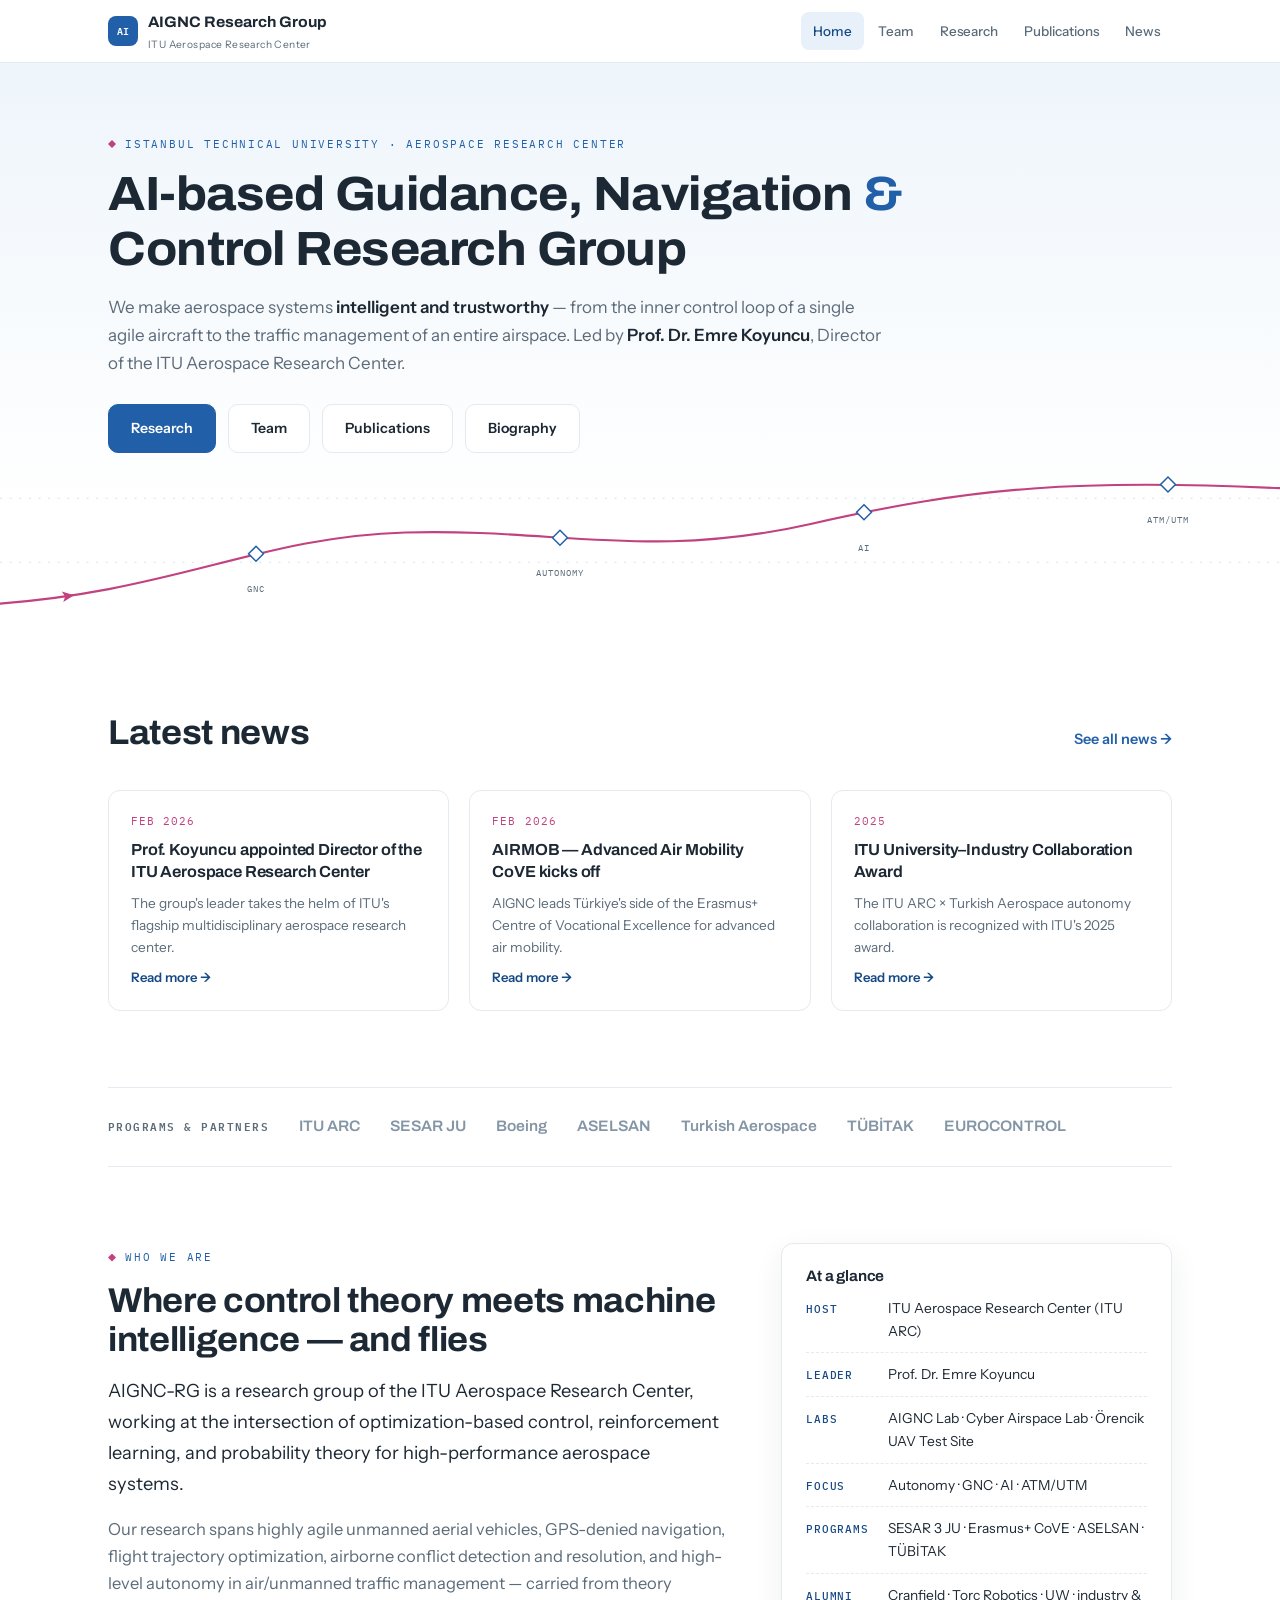
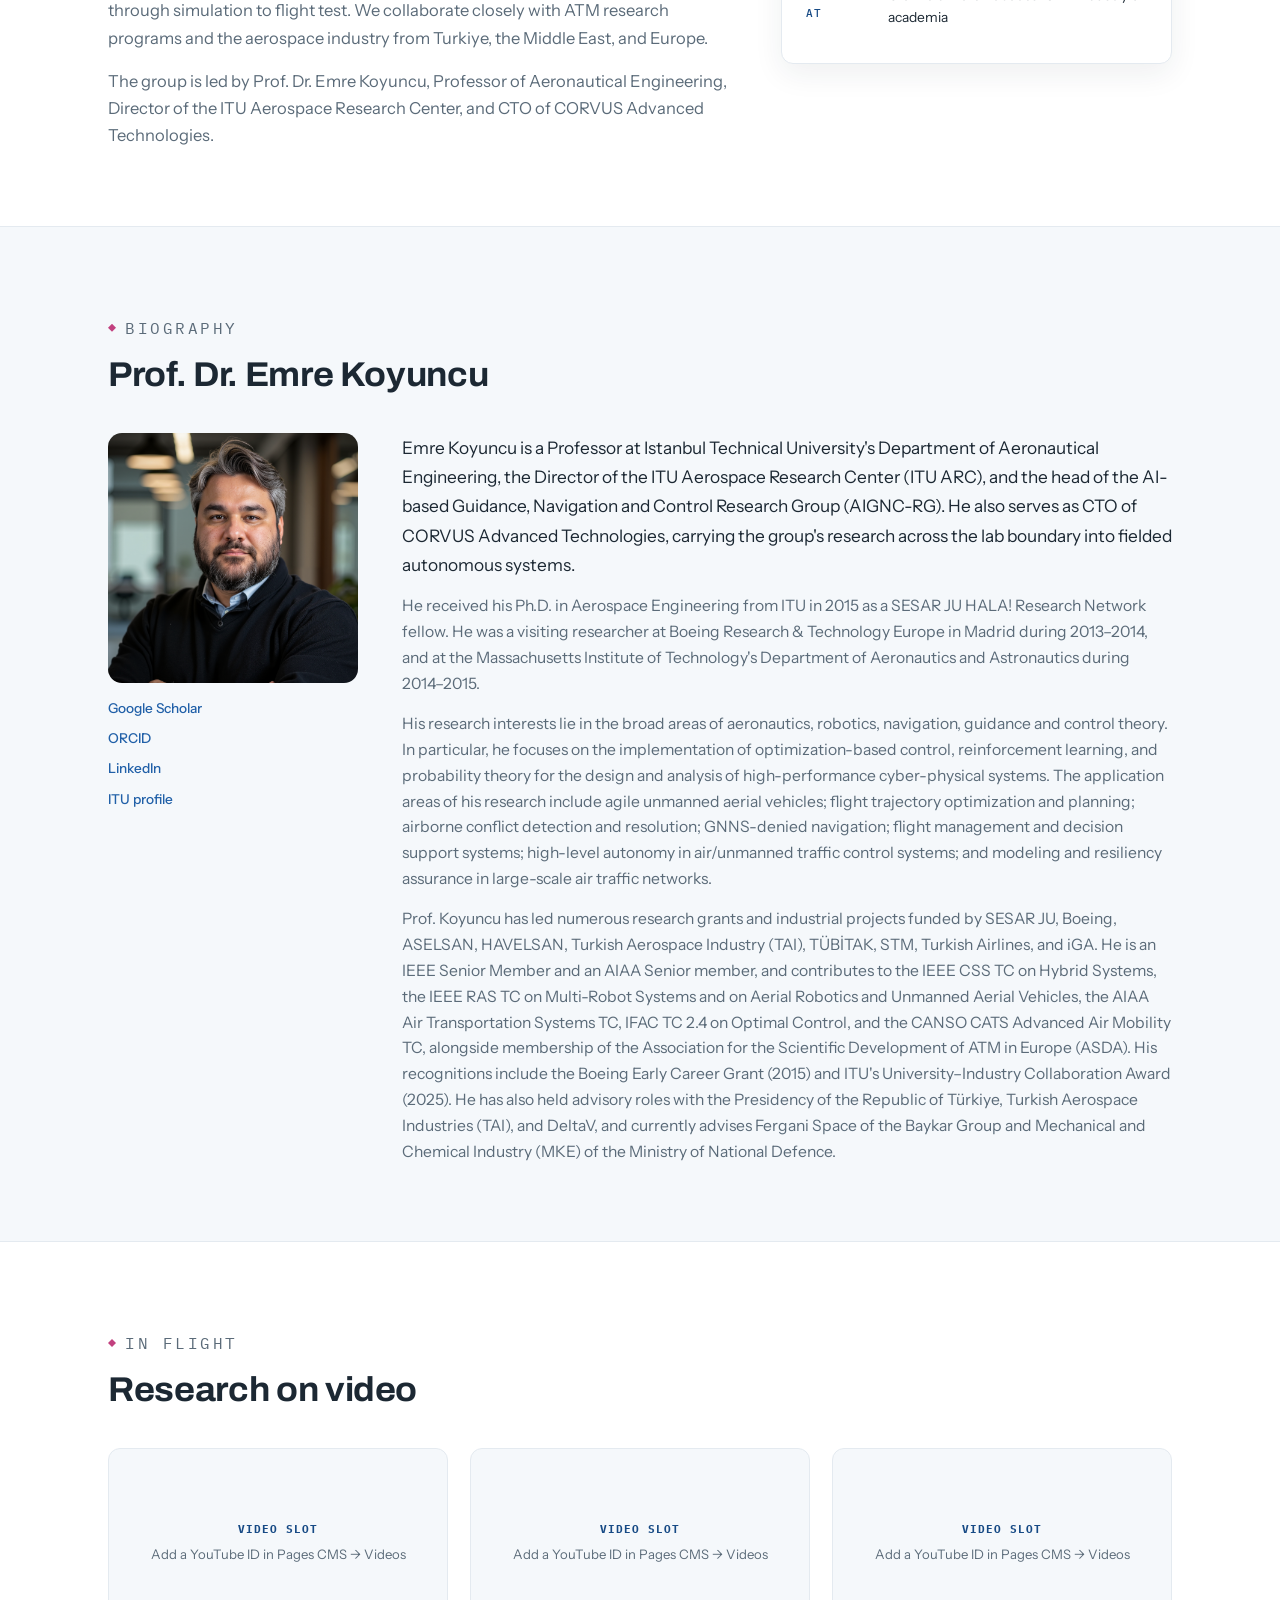
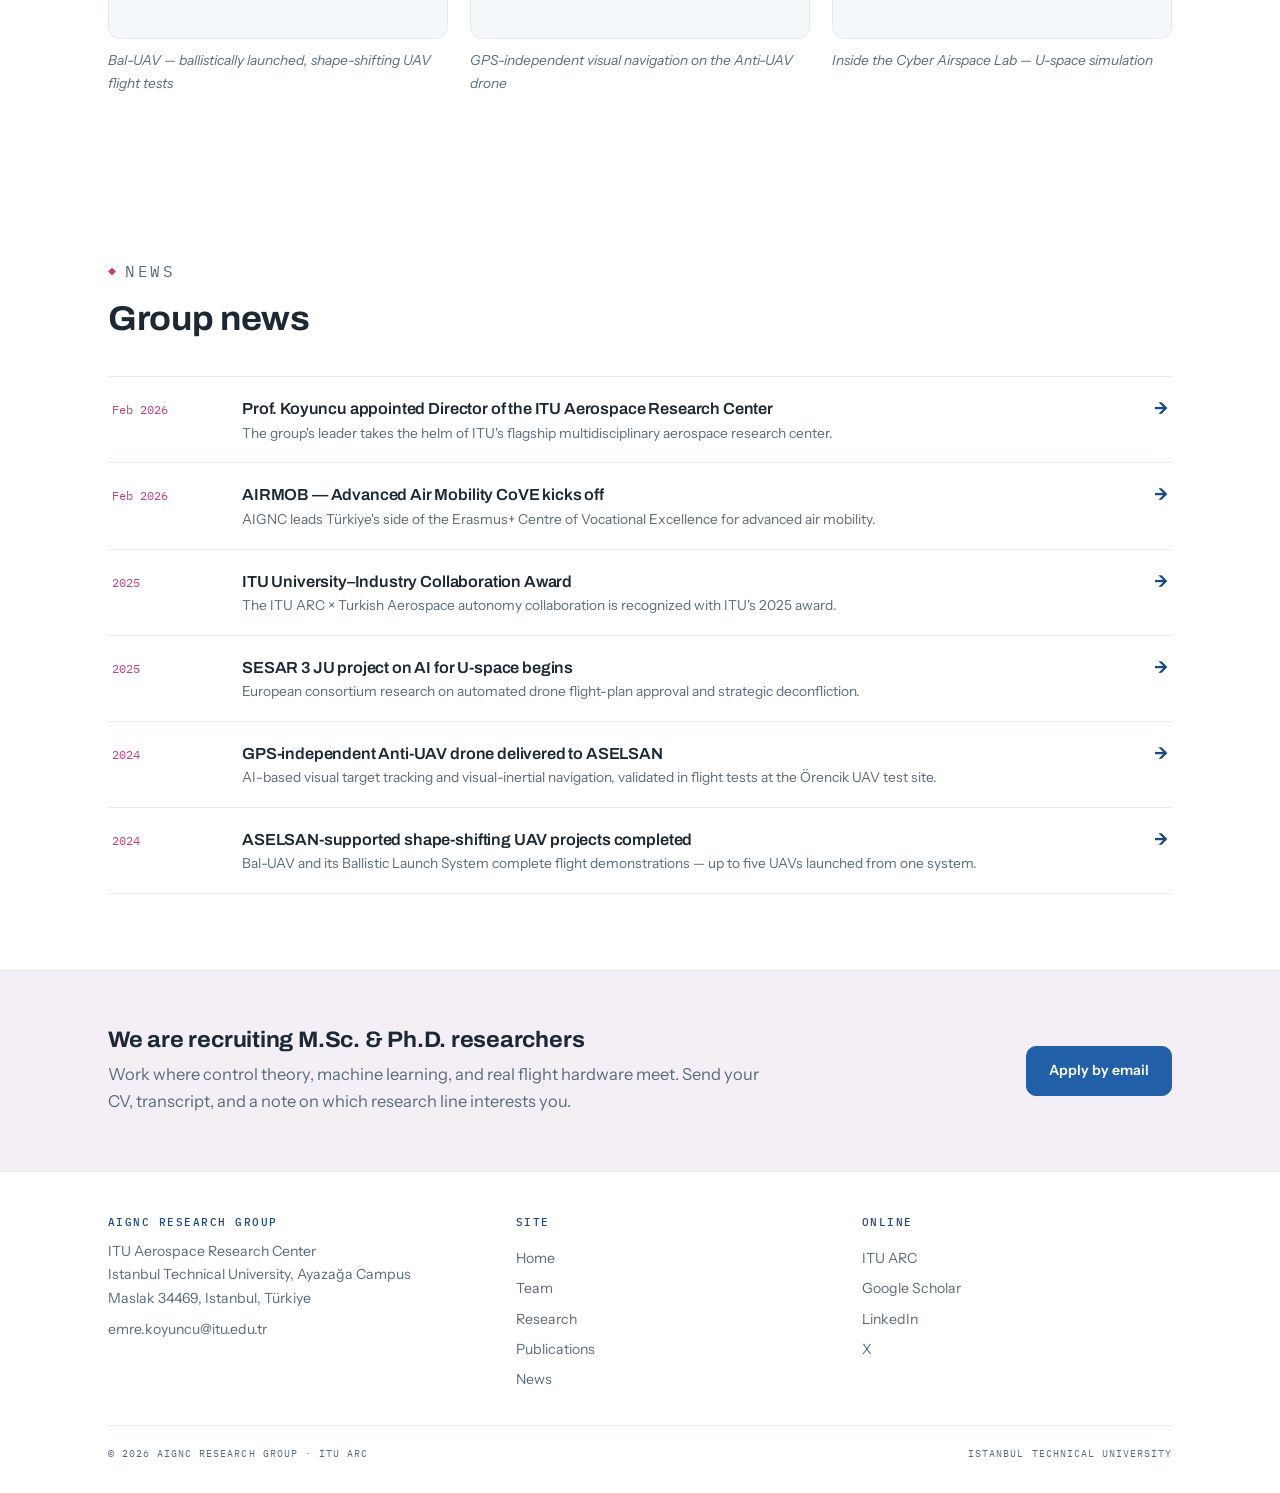
<file: index.html>
<!DOCTYPE html>
<html lang="en">
<head>
<meta charset="UTF-8">
<meta name="viewport" content="width=device-width, initial-scale=1.0">
<title>AIGNC Research Group — AI, Guidance, Navigation & Control | ITU Aerospace Research Center</title>
<meta name="description" content="The AI-based Guidance, Navigation and Control Research Group (AIGNC-RG) at ITU Aerospace Research Center. Led by Prof. Dr. Emre Koyuncu. Research in aerospace autonomy, GNC, AI in aerospace, and ATM/UTM.">
<meta property="og:title" content="AIGNC Research Group — ITU Aerospace Research Center">
<meta property="og:type" content="website">
<link rel="preconnect" href="https://fonts.googleapis.com">
<link rel="preconnect" href="https://fonts.gstatic.com" crossorigin>
<link href="https://fonts.googleapis.com/css2?family=Archivo:wdth,wght@88..112,400..750&family=Instrument+Sans:ital,wght@0,400..700;1,400&family=IBM+Plex+Mono:wght@400;500&display=swap" rel="stylesheet">
<link rel="stylesheet" href="styles.css">
</head>
<body>

<nav class="nav" aria-label="Primary">
  <div class="nav-in">
    <a class="brand" href="index.html">
      <span class="mark">AI</span>
      <span><b>AIGNC Research Group</b><small>ITU Aerospace Research Center</small></span>
    </a>
    <div class="nav-links">
      <a href="index.html" class="on">Home</a>
      <a href="team.html">Team</a>
      <a href="research.html">Research</a>
      <a href="publications.html">Publications</a>
      <a href="index.html#news">News</a>
    </div>
  </div>
</nav>

<!-- ═════════ HERO ═════════ -->
<header class="hero" id="top">
  <div class="hero-in">
    <p class="eyebrow">Istanbul Technical University · Aerospace Research Center</p>
    <h1>AI-based Guidance, Navigation <em>&amp;</em> Control Research Group</h1>
    <p class="sub">
      We make aerospace systems <b>intelligent and trustworthy</b> — from the inner control loop of a
      single agile aircraft to the traffic management of an entire airspace. Led by
      <b>Prof. Dr. Emre Koyuncu</b>, Director of the ITU Aerospace Research Center.
    </p>
    <div class="hero-ctas">
      <a class="btn primary" href="research.html">Research</a>
      <a class="btn" href="team.html">Team</a>
      <a class="btn" href="publications.html">Publications</a>
      <a class="btn" href="#bio">Biography</a>
    </div>
  </div>
  <div class="skyband" aria-hidden="true">
    <svg viewBox="0 0 1200 190" preserveAspectRatio="xMidYMax slice" xmlns="http://www.w3.org/2000/svg">
      <line class="gridline" x1="0" y1="60"  x2="1200" y2="60"/>
      <line class="gridline" x1="0" y1="120" x2="1200" y2="120"/>
      <path id="fpath" d="M-20 160 C 160 150, 240 96, 380 92 S 610 118, 760 84 S 1010 40, 1230 52"/>
      <g>
        <path class="wpd" d="M240 105 l7 7 -7 7 -7 -7 z"/>
        <text class="wpt-lab" x="240" y="148" text-anchor="middle">GNC</text>
        <path class="wpd" d="M525 90 l7 7 -7 7 -7 -7 z"/>
        <text class="wpt-lab" x="525" y="133" text-anchor="middle">AUTONOMY</text>
        <path class="wpd" d="M810 66 l7 7 -7 7 -7 -7 z"/>
        <text class="wpt-lab" x="810" y="109" text-anchor="middle">AI</text>
        <path class="wpd" d="M1095 40 l7 7 -7 7 -7 -7 z"/>
        <text class="wpt-lab" x="1095" y="83" text-anchor="middle">ATM/UTM</text>
      </g>
      <g id="plane">
        <path d="M0 -5 L11 0 L0 5 L2.5 0 Z" fill="#C2417F"/>
        <animateMotion id="planeMotion" dur="16s" repeatCount="indefinite" rotate="auto" begin="1s">
          <mpath href="#fpath"/>
        </animateMotion>
      </g>
    </svg>
  </div>
</header>

<!-- ═════════ LATEST NEWS ═════════ -->
<section>
  <div class="wrap">
    <div class="sec-head reveal" style="display:flex;align-items:baseline;justify-content:space-between;max-width:none">
      <h2>Latest news</h2>
      <a href="#news" style="font-weight:600;font-size:.9rem">See all news →</a>
    </div>
    <div class="news-teaser" id="newsTeaser"><!-- filled from NEWS array --></div>
  </div>
</section>

<!-- ═════════ AFFILIATIONS ═════════ -->
<div class="wrap reveal">
  <div class="affil">
    <span class="lbl">Programs &amp; partners</span>
    <span>ITU ARC</span><span>SESAR JU</span><span>Boeing</span><span>ASELSAN</span>
    <span>Turkish Aerospace</span><span>TÜBİTAK</span><span>EUROCONTROL</span>
  </div>
</div>

<!-- ═════════ ABOUT ═════════ -->
<section id="about">
  <div class="wrap bio-grid">
    <div class="reveal">
      <p class="eyebrow">Who we are</p>
      <h2>Where control theory meets machine intelligence — and flies</h2>
      <div class="about-dyn" id="aboutText">
      <p class="lede" style="margin-top:16px">
        AIGNC-RG is a research group of the ITU Aerospace Research Center, working at the
        intersection of optimization-based control, reinforcement learning, and probability
        theory for high-performance aerospace systems.
      </p>
      <p>
        Our research spans highly agile unmanned aerial vehicles, GPS-denied navigation, flight
        trajectory optimization, airborne conflict detection and resolution, and high-level
        autonomy in air traffic management — carried from theory through simulation to flight
        test at our Örencik UAV test site. We collaborate closely with European ATM research
        programs and Türkiye's leading aerospace industry.
      </p>
      <p>
        The group is led by Prof. Dr. Emre Koyuncu, Professor of Aeronautical Engineering,
        Director of the ITU Aerospace Research Center, and CTO of CORVUS Advanced Technologies —
        formerly a visiting researcher at Boeing Research &amp; Technology Europe and MIT AeroAstro.
      </p>
      </div>
    </div>
    <aside class="host-card reveal">
      <h3>At a glance</h3>
      <div class="row"><b>Host</b><span>ITU Aerospace Research Center (ITU ARC)</span></div>
      <div class="row"><b>Leader</b><span>Prof. Dr. Emre Koyuncu</span></div>
      <div class="row"><b>Labs</b><span>AIGNC Lab · Cyber Airspace Lab · Örencik UAV Test Site</span></div>
      <div class="row"><b>Focus</b><span>Autonomy · GNC · AI · ATM/UTM</span></div>
      <div class="row"><b>Programs</b><span>SESAR 3 JU · Erasmus+ CoVE · ASELSAN · TÜBİTAK</span></div>
      <div class="row"><b>Alumni at</b><span>Cranfield · Torc Robotics · UW · industry &amp; academia</span></div>
    </aside>
  </div>
</section>

<!-- ═════════ BIOGRAPHY ═════════ -->
<section class="alt" id="bio">
  <div class="wrap">
    <div class="sec-head reveal">
      <p class="eyebrow">Biography</p>
      <h2>Prof. Dr. Emre Koyuncu</h2>
    </div>
    <div class="bio-leader">
      <div class="reveal">
        <div class="pf lg" data-photo="photos/emre-koyuncu.jpg" data-initials="EK"></div>
        <div class="quick">
          <a href="https://scholar.google.com/citations?user=b13mKdoAAAAJ" target="_blank" rel="noopener">Google Scholar</a>
          <a href="https://orcid.org/0000-0002-0726-4979" target="_blank" rel="noopener">ORCID</a>
          <a href="https://www.linkedin.com/in/koyuncue/" target="_blank" rel="noopener">LinkedIn</a>
          <a href="https://research.itu.edu.tr/en/persons/koyuncuem" target="_blank" rel="noopener">ITU profile</a>
        </div>
      </div>
      <div class="bio-text reveal" id="bioText">
        <p>
          Emre Koyuncu is a Professor at Istanbul Technical University's Department of Aeronautical
          Engineering, the Director of the ITU Aerospace Research Center (ITU ARC), and the head of
          the AI-based Guidance, Navigation and Control Research Group (AIGNC-RG). He also serves
          as CTO of CORVUS Advanced Technologies, carrying the group's research across the lab
          boundary into fielded autonomous systems.
        </p>
        <p>
          He received his B.Sc. in Electrical Engineering (2005) and M.Sc. in Mechatronics
          Engineering (2008) from ITU, and his Ph.D. in Aerospace Engineering from ITU in 2015 as a
          SESAR JU HALA! Research Network fellow. He was a visiting researcher at Boeing Research
          &amp; Technology Europe in Madrid during 2013–2014, and at the Massachusetts Institute of
          Technology's Department of Aeronautics and Astronautics during 2014–2015.
        </p>
        <p>
          His research interests lie in the broad areas of aeronautics, robotics, navigation, and
          control theory. In particular, he focuses on the implementation of optimization-based
          control, reinforcement learning, and probability theory for the design and analysis of
          high-performance cyber-physical systems. The application areas of his research include
          agile unmanned aerial vehicles; flight trajectory optimization and planning; airborne
          conflict detection and resolution; GPS-denied navigation; flight management and decision
          support systems; high-level autonomy in air traffic control systems; and modeling and
          resiliency assurance in large-scale air traffic networks.
        </p>
        <p>
          Prof. Koyuncu has led numerous research grants and industrial projects funded by
          SESAR JU, Boeing, ASELSAN, HAVELSAN, Turkish Aerospace, TÜBİTAK, STM, Turkish Airlines,
          and iGA. He is an AIAA Associate Fellow (Class of 2026) and an IEEE Senior Member,
          serves as an Associate Editor of IEEE Access, and contributes to the IEEE CSS Technical
          Committee on Hybrid Systems and the AIAA Air Transportation Systems Technical Committee.
          His recognitions include the Boeing Early Career Grant (2015) and ITU's
          University–Industry Collaboration Award (2025).
        </p>
      </div>
    </div>
  </div>
</section>

<!-- ═════════ VIDEOS ═════════ -->
<section id="videos">
  <div class="wrap">
    <div class="sec-head reveal">
      <p class="eyebrow">In flight</p>
      <h2>Research on video</h2>
    </div>
    <div class="video-grid" id="videoGrid"><!-- filled from VIDEOS array --></div>
  </div>
</section>

<!-- ═════════ FULL NEWS ═════════ -->
<section id="news">
  <div class="wrap">
    <div class="sec-head reveal">
      <p class="eyebrow">News</p>
      <h2>Group news</h2>
    </div>
    <div class="newslist" id="newsList"><!-- filled from NEWS array --></div>
  </div>
</section>

<!-- ═════════ JOIN + FOOTER ═════════ -->
<div class="joinbar">
  <div class="wrap in">
    <div>
      <h2 style="font-size:1.4rem">We are recruiting M.Sc. &amp; Ph.D. researchers</h2>
      <p>Work where control theory, machine learning, and real flight hardware meet.
      Send your CV, transcript, and a note on which research line interests you.</p>
    </div>
    <a class="btn primary" href="mailto:emre.koyuncu@itu.edu.tr?subject=AIGNC%20—%20Graduate%20application">Apply by email</a>
  </div>
</div>

<footer>
  <div class="wrap">
    <div class="foot-grid">
      <div>
        <h3>AIGNC Research Group</h3>
        <p>ITU Aerospace Research Center<br>Istanbul Technical University, Ayazağa Campus<br>Maslak 34469, Istanbul, Türkiye</p>
        <p style="margin-top:8px"><a href="mailto:emre.koyuncu@itu.edu.tr">emre.koyuncu@itu.edu.tr</a></p>
      </div>
      <div class="fl">
        <h3>Site</h3>
        <a href="index.html">Home</a><a href="team.html">Team</a>
        <a href="research.html">Research</a><a href="publications.html">Publications</a>
        <a href="index.html#news">News</a>
      </div>
      <div class="fl">
        <h3>Online</h3>
        <a href="https://arc.itu.edu.tr" target="_blank" rel="noopener">ITU ARC</a>
        <a href="https://scholar.google.com/citations?user=b13mKdoAAAAJ" target="_blank" rel="noopener">Google Scholar</a>
        <a href="https://www.linkedin.com/in/koyuncue/" target="_blank" rel="noopener">LinkedIn</a>
        <a href="https://x.com/koyuncuemr" target="_blank" rel="noopener">X</a>
      </div>
    </div>
    <div class="foot-base">
      <span>© <span id="y">2026</span> AIGNC Research Group · ITU ARC</span>
      <span>Istanbul Technical University</span>
    </div>
  </div>
</footer>

<script>
async function jload(p){try{const r=await fetch(p,{cache:'no-cache'});if(!r.ok)throw 0;return await r.json();}catch(e){return null;}}
function paras(el,txt){if(!el||!txt)return;el.innerHTML='';String(txt).split(/\n\s*\n/).forEach(t=>{t=t.trim();if(!t)return;const p=document.createElement('p');p.textContent=t;el.appendChild(p);});}
function extLink(a,u){if(u){a.href=u;if(/^https?:/i.test(u)){a.target='_blank';a.rel='noopener';}}else{a.href='#news';}}

(async()=>{
  const [gen,newsD,vidD,teamD]=await Promise.all([
    jload('data-general.json'), jload('data-news.json'), jload('data-videos.json'), jload('data-team.json')
  ]);

  if(gen){ paras(document.getElementById('aboutText'), gen.about);
           paras(document.getElementById('bioText'),   gen.bio); }

  const NEWS=(newsD&&Array.isArray(newsD.items)&&newsD.items.length)?newsD.items:[];
  const tz=document.getElementById('newsTeaser'), nl=document.getElementById('newsList');
  NEWS.slice(0,3).forEach(n=>{
    const a=document.createElement('a'); a.className='ncard reveal'; extLink(a,n.url);
    a.innerHTML='<span class="date"></span><h3></h3><p></p><span class="go">Read more →</span>';
    a.querySelector('.date').textContent=n.date||''; a.querySelector('h3').textContent=n.title||'';
    a.querySelector('p').textContent=n.blurb||''; tz.appendChild(a);
  });
  NEWS.forEach(n=>{
    const a=document.createElement('a'); a.className='nrow reveal'; extLink(a,n.url);
    a.innerHTML='<span class="date"></span><span><h3></h3><p></p></span><span class="arr">→</span>';
    a.querySelector('.date').textContent=n.date||''; a.querySelector('h3').textContent=n.title||'';
    a.querySelector('span > p, p').textContent=n.blurb||''; nl.appendChild(a);
  });

  const VIDEOS=(vidD&&Array.isArray(vidD.items)&&vidD.items.length)?vidD.items:[];
  const vg=document.getElementById('videoGrid');
  VIDEOS.forEach(v=>{
    const f=document.createElement('figure'); f.className='vcard reveal';
    const ok=v.id&&String(v.id).trim()&&!/PASTE/.test(v.id);
    f.innerHTML='<div class="frame"></div><figcaption></figcaption>';
    f.querySelector('.frame').innerHTML= ok
      ? '<iframe src="https://www.youtube-nocookie.com/embed/'+encodeURIComponent(String(v.id).trim())+'?rel=0" loading="lazy" allowfullscreen allow="accelerometer; encrypted-media; picture-in-picture"></iframe>'
      : '<div class="ph"><span><b>VIDEO SLOT</b>Add a YouTube ID in Pages CMS → Videos</span></div>';
    f.querySelector('figcaption').textContent=v.caption||''; vg.appendChild(f);
  });

  if(teamD&&teamD.leader_photo){document.querySelectorAll('.pf[data-photo]').forEach(el=>el.dataset.photo=String(teamD.leader_photo));}
  document.querySelectorAll('.pf[data-photo]').forEach(el=>{
    const img=new Image();
    img.onload=()=>{el.textContent='';el.appendChild(img);};
    img.onerror=()=>{el.textContent=el.dataset.initials;};
    img.src=String(el.dataset.photo).replace(/^\//,''); img.alt='Prof. Dr. Emre Koyuncu';
    el.textContent=el.dataset.initials;
  });

  document.getElementById('y').textContent=new Date().getFullYear();
  const io=new IntersectionObserver(es=>{es.forEach(e=>{if(e.isIntersecting){e.target.classList.add('in');io.unobserve(e.target);}})},{threshold:.1});
  document.querySelectorAll('.reveal').forEach(el=>io.observe(el));
  if(matchMedia('(prefers-reduced-motion: reduce)').matches){
    const pm=document.getElementById('planeMotion'); if(pm) pm.remove();
    const p=document.getElementById('plane'); if(p) p.setAttribute('transform','translate(1060,49)');
  }
})();
</script>
</body>
</html>
</file>
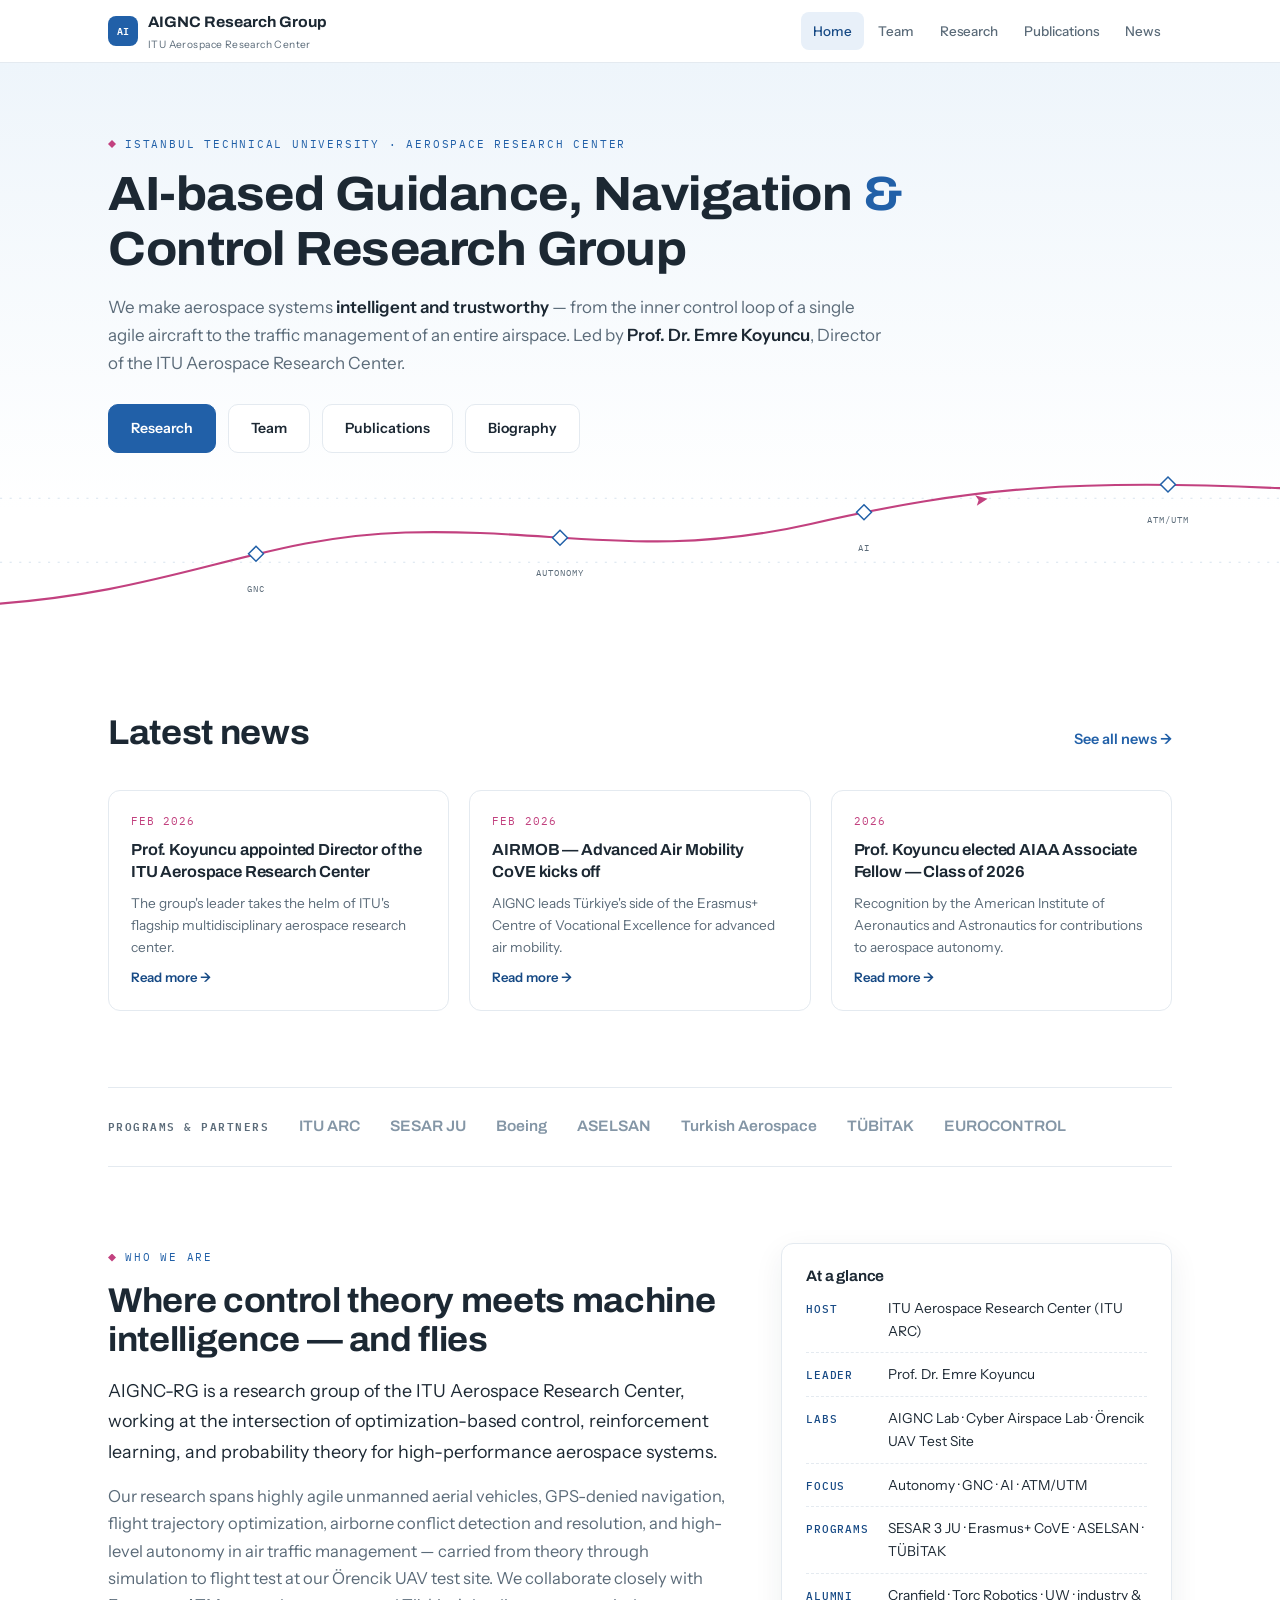
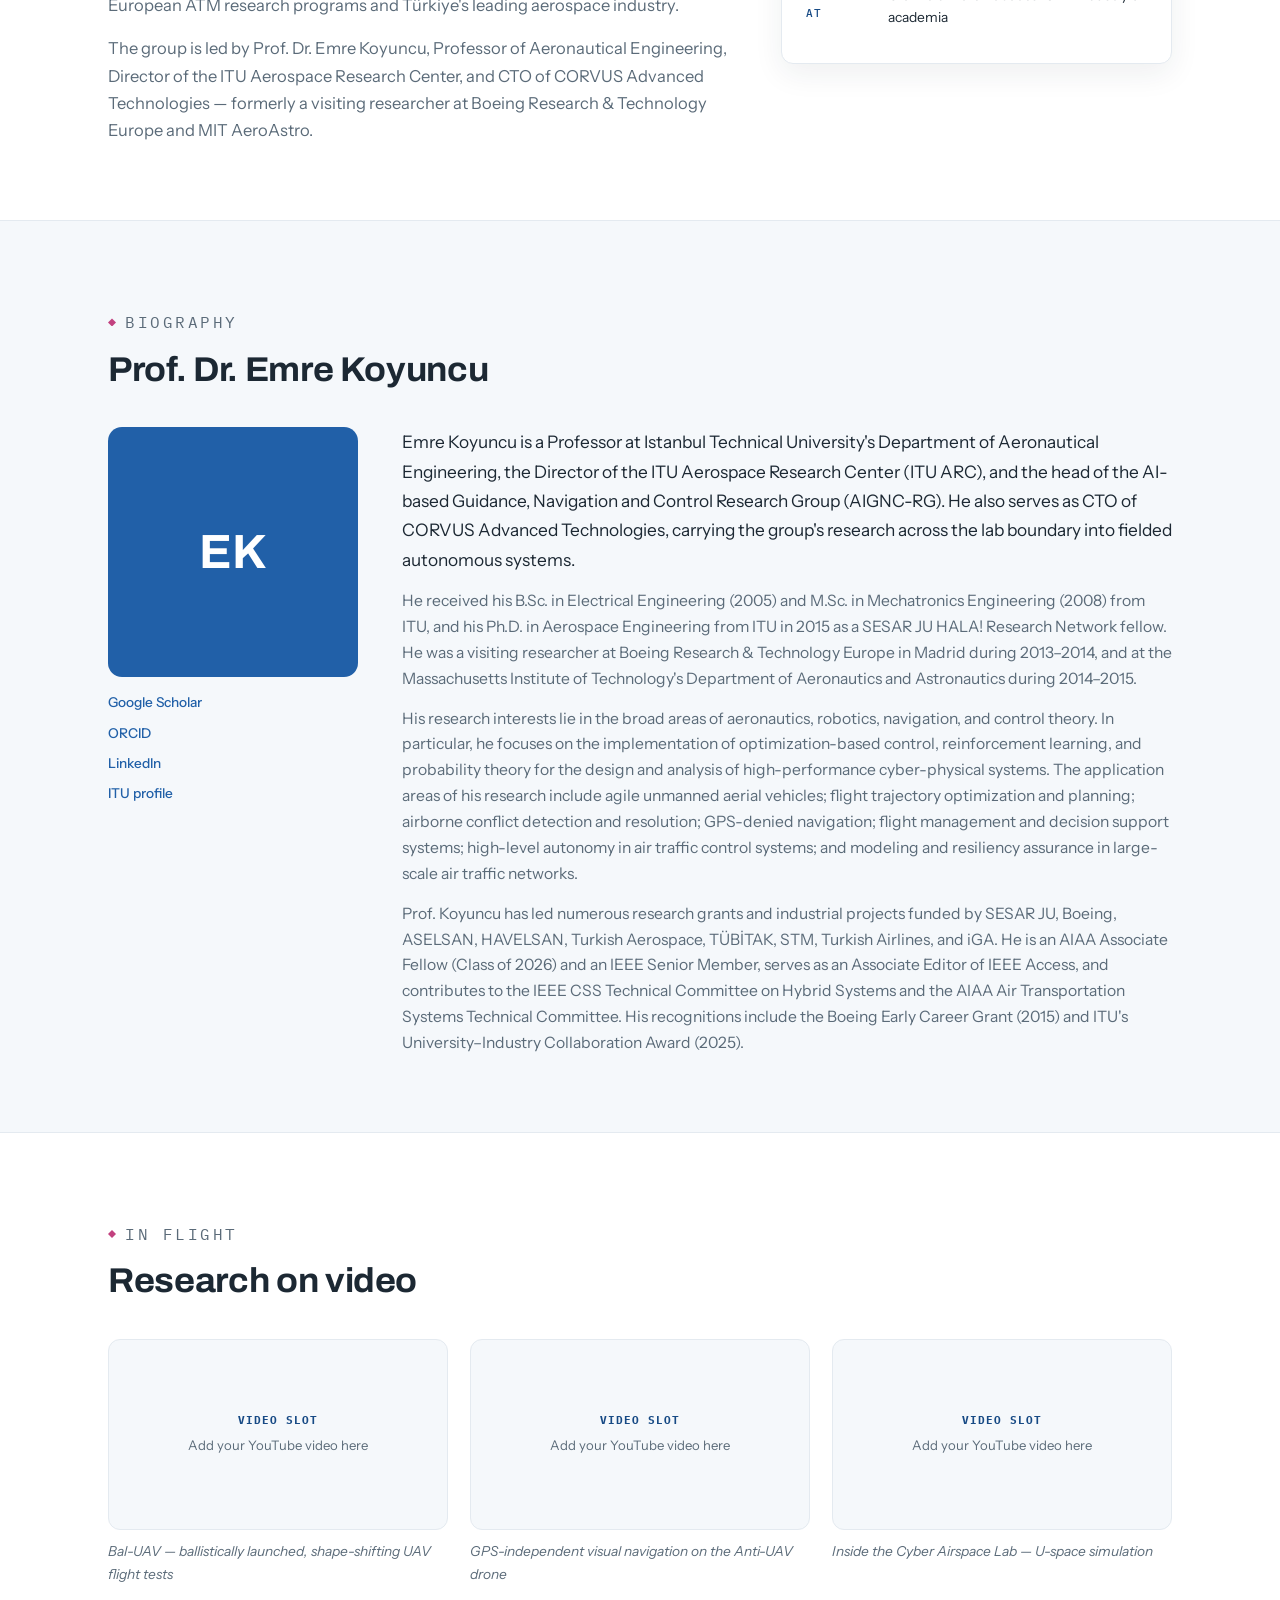
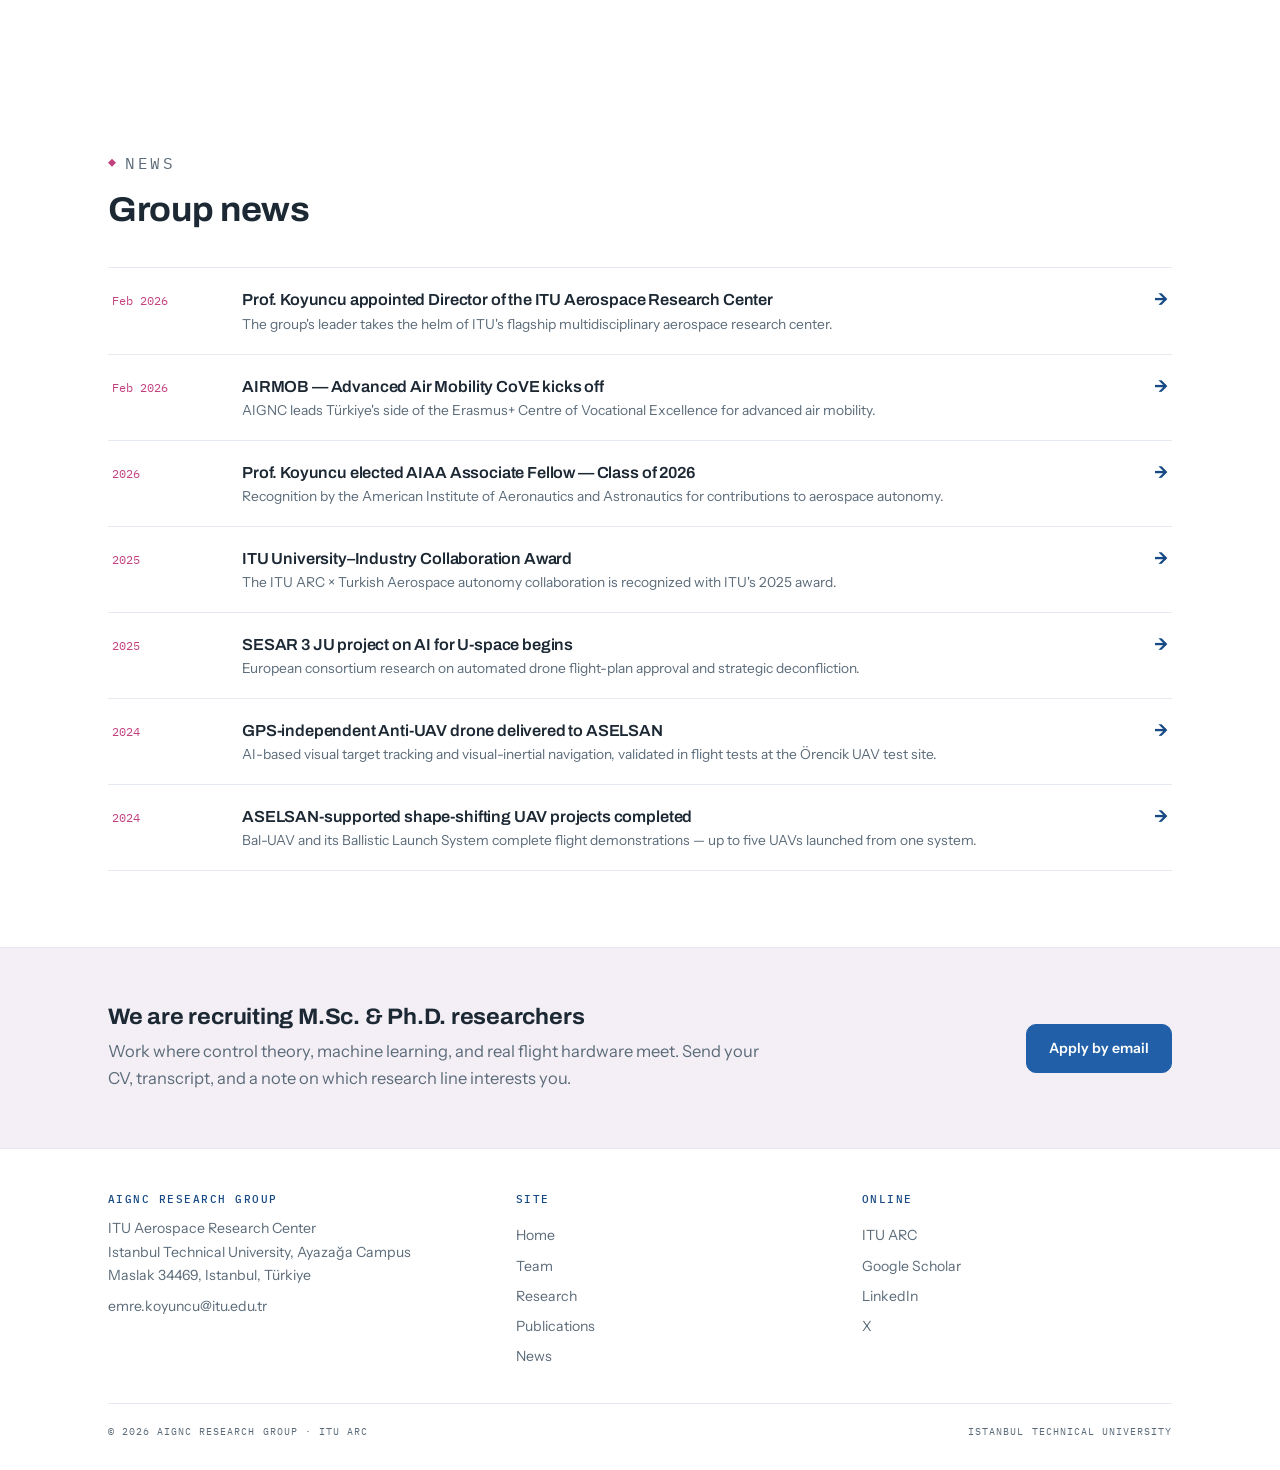
<file: canva-index.html>
<!DOCTYPE html>
<html lang="en">
<head>
<meta charset="UTF-8">
<meta name="viewport" content="width=device-width, initial-scale=1.0">
<title>AIGNC Research Group — AI, Guidance, Navigation & Control | ITU Aerospace Research Center</title>
<meta name="description" content="The AI-based Guidance, Navigation and Control Research Group (AIGNC-RG) at ITU Aerospace Research Center. Led by Prof. Dr. Emre Koyuncu. Research in aerospace autonomy, GNC, AI in aerospace, and ATM/UTM.">
<meta property="og:title" content="AIGNC Research Group — ITU Aerospace Research Center">
<meta property="og:type" content="website">
<link rel="preconnect" href="https://fonts.googleapis.com">
<link rel="preconnect" href="https://fonts.gstatic.com" crossorigin>
<link href="https://fonts.googleapis.com/css2?family=Archivo:wdth,wght@88..112,400..750&family=Instrument+Sans:ital,wght@0,400..700;1,400&family=IBM+Plex+Mono:wght@400;500&display=swap" rel="stylesheet">
<style>
/* AIGNC Research Group — shared styles */
:root{
  --bg:#FFFFFF; --bg-soft:#F5F8FB; --bg-sky:linear-gradient(180deg,#EEF5FB 0%,#FFFFFF 78%);
  --ink:#1C2833; --ink-dim:#5B6B79; --line:#E4EAF0;
  --blue:#2160A8; --blue-deep:#174A85; --blue-tint:#E8F0F9;
  --magenta:#C2417F;
  --radius:12px; --maxw:1120px;
  --font-display:"Archivo",system-ui,sans-serif;
  --font-body:"Instrument Sans",system-ui,sans-serif;
  --font-mono:"IBM Plex Mono",Consolas,monospace;
  --shadow:0 10px 30px rgba(28,40,51,.07);
}
*{margin:0;padding:0;box-sizing:border-box}
html{scroll-behavior:smooth;scroll-padding-top:80px}
body{font-family:var(--font-body);font-size:16.5px;line-height:1.65;color:var(--ink);background:var(--bg);-webkit-font-smoothing:antialiased}
::selection{background:var(--blue);color:#fff}
.wrap{max-width:var(--maxw);margin:0 auto;padding:0 28px}
h1,h2,h3,h4{font-family:var(--font-display);line-height:1.15;letter-spacing:-.01em;color:var(--ink)}
h2{font-size:clamp(1.6rem,3vw,2.15rem);font-weight:700;font-variation-settings:"wdth" 104}
h3{font-size:1.05rem;font-weight:650;font-variation-settings:"wdth" 102}
a{color:var(--blue);text-decoration:none}
a:hover{text-decoration:underline;text-underline-offset:3px}
a:focus-visible,button:focus-visible{outline:2px solid var(--blue);outline-offset:3px;border-radius:4px}
section{padding:76px 0}
.alt{background:var(--bg-soft);border-top:1px solid var(--line);border-bottom:1px solid var(--line)}
.eyebrow{display:inline-flex;align-items:center;gap:9px;font-family:var(--font-mono);font-size:.7rem;letter-spacing:.16em;text-transform:uppercase;color:var(--blue);margin-bottom:14px}
.eyebrow::before{content:"";width:8px;height:8px;flex:none;background:var(--magenta);clip-path:polygon(50% 0,100% 50%,50% 100%,0 50%)}
.sec-head{max-width:760px;margin-bottom:38px}
.sec-head p{margin-top:12px;color:var(--ink-dim);font-size:1rem}
.reveal{opacity:1}

@media (prefers-reduced-motion:reduce){
  .reveal{opacity:1;transform:none;transition:none}
  html{scroll-behavior:auto}
  #fpath{stroke-dashoffset:0 !important;animation:none !important}
}

/* nav */
.nav{position:sticky;top:0;z-index:60;background:rgba(255,255,255,.9);backdrop-filter:blur(10px);border-bottom:1px solid var(--line)}
.nav-in{max-width:var(--maxw);margin:0 auto;padding:0 28px;display:flex;align-items:center;gap:20px;height:62px}
.brand{display:flex;align-items:center;gap:10px}
.brand:hover{text-decoration:none}
.brand .mark{width:30px;height:30px;border-radius:8px;background:var(--blue);display:grid;place-items:center;color:#fff;font-family:var(--font-mono);font-size:.6rem;font-weight:600}
.brand b{font-family:var(--font-display);font-weight:700;font-size:.95rem;color:var(--ink);font-variation-settings:"wdth" 104}
.brand small{display:block;font-size:.64rem;color:var(--ink-dim);letter-spacing:.04em;margin-top:1px}
.nav-links{display:flex;gap:2px;margin-left:auto;overflow-x:auto;scrollbar-width:none}
.nav-links::-webkit-scrollbar{display:none}
.nav-links a{font-size:.84rem;font-weight:500;color:var(--ink-dim);padding:8px 12px;border-radius:8px;white-space:nowrap}
.nav-links a:hover{color:var(--blue-deep);background:var(--blue-tint);text-decoration:none}
.nav-links a.on{color:var(--blue-deep);background:var(--blue-tint)}

/* buttons */
.btn{display:inline-block;font-weight:600;font-size:.88rem;padding:12px 22px;border-radius:10px;border:1px solid var(--line);color:var(--ink);background:#fff;transition:all .2s ease}
.btn:hover{text-decoration:none;transform:translateY(-1px);border-color:var(--blue);color:var(--blue-deep);box-shadow:var(--shadow)}
.btn.primary{background:var(--blue);border-color:var(--blue);color:#fff}
.btn.primary:hover{background:var(--blue-deep);border-color:var(--blue-deep);color:#fff}

/* home hero */
.hero{background:var(--bg-sky);position:relative;overflow:hidden}
.hero-in{max-width:var(--maxw);margin:0 auto;padding:66px 28px 0;position:relative;z-index:1}
.hero h1{font-size:clamp(1.9rem,4.4vw,3rem);font-weight:730;font-variation-settings:"wdth" 106;max-width:17em}
.hero h1 em{font-style:normal;color:var(--blue)}
.hero .sub{margin-top:16px;max-width:46em;font-size:1.06rem;color:var(--ink-dim)}
.hero .sub b{color:var(--ink);font-weight:600}
.hero-ctas{display:flex;flex-wrap:wrap;gap:12px;margin-top:26px}
.skyband{position:relative;margin-top:4px;height:180px}
.skyband svg{position:absolute;inset:0;width:100%;height:100%}
#fpath{stroke:var(--magenta);stroke-width:2;fill:none}

.gridline{stroke:#D7E3EE;stroke-width:1;stroke-dasharray:2 7}
.wpd{fill:#fff;stroke:var(--blue);stroke-width:1.4}
.wpt-lab{font-family:var(--font-mono);font-size:8.5px;fill:var(--ink-dim);letter-spacing:1px}

/* page header (inner pages) */
.pagehead{background:var(--bg-sky);padding:58px 0 46px;border-bottom:1px solid var(--line)}
.pagehead h1{font-size:clamp(1.8rem,3.8vw,2.6rem);font-weight:720;font-variation-settings:"wdth" 105}
.pagehead p{margin-top:12px;color:var(--ink-dim);max-width:46em}

/* news */
.news-teaser{display:grid;grid-template-columns:repeat(3,1fr);gap:20px}
.ncard{background:#fff;border:1px solid var(--line);border-radius:var(--radius);padding:22px;display:flex;flex-direction:column;gap:8px;transition:transform .2s ease,box-shadow .2s ease}
.ncard:hover{transform:translateY(-3px);box-shadow:var(--shadow);text-decoration:none}
.ncard .date{font-family:var(--font-mono);font-size:.66rem;letter-spacing:.1em;text-transform:uppercase;color:var(--magenta)}
.ncard h3{font-size:1rem;line-height:1.4;color:var(--ink)}
.ncard p{font-size:.85rem;color:var(--ink-dim)}
.ncard .go{margin-top:auto;font-size:.82rem;font-weight:600;color:var(--blue-deep)}
.newslist{border-top:1px solid var(--line)}
.nrow{display:grid;grid-template-columns:110px 1fr auto;gap:20px;align-items:baseline;padding:18px 4px;border-bottom:1px solid var(--line);color:var(--ink)}
.nrow:hover{text-decoration:none;background:var(--bg-soft)}
.nrow .date{font-family:var(--font-mono);font-size:.72rem;color:var(--magenta)}
.nrow h3{font-size:1rem;font-weight:600}
.nrow p{font-size:.86rem;color:var(--ink-dim);margin-top:3px}
.nrow .arr{color:var(--blue-deep);font-weight:700}

/* affiliations strip */
.affil{display:flex;flex-wrap:wrap;align-items:baseline;gap:10px 30px;padding:26px 0;border-top:1px solid var(--line);border-bottom:1px solid var(--line)}
.affil .lbl{font-family:var(--font-mono);font-size:.66rem;letter-spacing:.14em;text-transform:uppercase;color:var(--ink-dim)}
.affil span{font-family:var(--font-display);font-variation-settings:"wdth" 103;font-weight:600;font-size:.95rem;color:#8496A6}

/* videos */
.video-grid{display:grid;grid-template-columns:repeat(3,1fr);gap:22px}
.vcard .frame{position:relative;aspect-ratio:16/9;border-radius:var(--radius);overflow:hidden;border:1px solid var(--line);background:var(--bg-soft)}
.vcard iframe{position:absolute;inset:0;width:100%;height:100%;border:0}
.vcard .ph{position:absolute;inset:0;display:grid;place-items:center;text-align:center;padding:20px;color:var(--ink-dim);font-size:.82rem}
.vcard .ph b{display:block;font-family:var(--font-mono);font-size:.66rem;letter-spacing:.1em;color:var(--blue-deep);margin-bottom:6px}
.vcard figcaption{margin-top:10px;font-size:.86rem;font-style:italic;color:var(--ink-dim)}

/* bio */
.bio-grid{display:grid;grid-template-columns:1.35fr .85fr;gap:52px;align-items:start}
.bio-grid .lede{font-size:1.12rem;line-height:1.7}
.bio-grid p+p{margin-top:16px;color:var(--ink-dim)}
.host-card{background:#fff;border:1px solid var(--line);border-radius:var(--radius);padding:24px;box-shadow:var(--shadow)}
.host-card h3{font-size:.95rem;margin-bottom:12px}
.host-card .row{display:flex;gap:12px;padding:10px 0;border-top:1px dashed var(--line);font-size:.86rem;align-items:baseline}
.host-card .row:first-of-type{border-top:none;padding-top:0}
.host-card .row b{font-family:var(--font-mono);font-size:.66rem;letter-spacing:.08em;color:var(--blue-deep);min-width:70px;text-transform:uppercase;font-weight:500}

/* biography (index.html) */
.bio-leader{display:grid;grid-template-columns:250px 1fr;gap:44px;align-items:start}
.bio-leader .pf.lg{width:100%;height:auto;aspect-ratio:1/1;border-radius:14px;font-size:3rem}
.bio-leader .quick{display:flex;flex-direction:column;gap:8px;margin-top:14px;font-size:.85rem;font-weight:500}
.bio-text p{font-size:.98rem}
.bio-text p:first-child{font-size:1.08rem;line-height:1.7}
.bio-text p+p{margin-top:14px;color:var(--ink-dim)}

/* research / projects / labs (research.html) */
.themes{display:grid;grid-template-columns:1fr 1fr;gap:22px}
.theme{background:#fff;border:1px solid var(--line);border-radius:var(--radius);padding:28px;transition:transform .22s ease,box-shadow .22s ease,border-color .22s ease}
.theme:hover{transform:translateY(-3px);box-shadow:var(--shadow);border-color:#CBD9E6}
.theme .num{font-family:var(--font-mono);font-size:.66rem;letter-spacing:.14em;color:var(--magenta);text-transform:uppercase}
.theme h3{font-size:1.18rem;margin:8px 0 8px}
.theme>p{font-size:.92rem;color:var(--ink-dim);margin-bottom:16px}
.chips{display:flex;flex-wrap:wrap;gap:7px}
.chips span{font-size:.76rem;font-weight:500;color:var(--blue-deep);background:var(--blue-tint);border-radius:99px;padding:5px 11px}
.projects-grid{display:grid;grid-template-columns:repeat(3,1fr);gap:22px}
.proj{background:#fff;border:1px solid var(--line);border-radius:var(--radius);padding:24px;display:flex;flex-direction:column;gap:10px;transition:transform .22s ease,box-shadow .22s ease}
.proj:hover{transform:translateY(-3px);box-shadow:var(--shadow)}
.proj .top{display:flex;justify-content:space-between;align-items:center;gap:10px}
.proj .funder{font-family:var(--font-mono);font-size:.62rem;font-weight:500;letter-spacing:.1em;text-transform:uppercase;color:var(--blue-deep);background:var(--blue-tint);border-radius:99px;padding:4px 10px}
.proj .status{font-family:var(--font-mono);font-size:.6rem;letter-spacing:.1em;text-transform:uppercase;color:var(--ink-dim);display:inline-flex;align-items:center;gap:6px}
.proj .status::before{content:"";width:7px;height:7px;border-radius:50%;background:#B9C7D4}
.proj .status.active::before{background:#3FA26A}
.proj .status.active{color:#2C7A50}
.proj h3{font-size:1.02rem}
.proj p{font-size:.88rem;color:var(--ink-dim)}
.fac-grid{display:grid;grid-template-columns:repeat(3,1fr);gap:22px}
.fac{background:#fff;border:1px solid var(--line);border-radius:var(--radius);padding:26px}
.fac .loc{font-family:var(--font-mono);font-size:.64rem;letter-spacing:.12em;text-transform:uppercase;color:var(--magenta);margin-bottom:8px}
.fac h3{font-size:1.05rem;margin-bottom:8px}
.fac p{font-size:.88rem;color:var(--ink-dim)}

/* team (team.html) */
.leader{display:grid;grid-template-columns:auto 1fr;gap:26px;align-items:start;background:#fff;border:1px solid var(--line);border-radius:var(--radius);padding:28px;box-shadow:var(--shadow);margin-bottom:36px}
.pf{width:118px;height:118px;border-radius:14px;overflow:hidden;flex:none;background:var(--blue);display:grid;place-items:center;color:#fff;font-family:var(--font-display);font-weight:700;font-size:1.7rem}
.pf img{width:100%;height:100%;object-fit:cover;display:block}
.pf.sm{width:100%;height:auto;aspect-ratio:1/1;border-radius:12px;font-size:1.6rem}
.leader h3{font-size:1.3rem}
.leader .role{color:var(--magenta);font-weight:600;font-size:.88rem;margin:3px 0 10px}
.leader p{font-size:.93rem;color:var(--ink-dim);max-width:56em}
.leader .creds{display:flex;flex-wrap:wrap;gap:7px;margin-top:14px}
.leader .creds span{font-size:.74rem;font-weight:500;color:var(--ink-dim);border:1px solid var(--line);border-radius:99px;padding:4px 11px}
.leader .links{display:flex;flex-wrap:wrap;gap:14px;margin-top:14px;font-size:.85rem;font-weight:500}
.people-grid{display:grid;grid-template-columns:repeat(4,1fr);gap:20px}
.person{background:#fff;border:1px solid var(--line);border-radius:var(--radius);padding:16px;transition:transform .2s ease,box-shadow .2s ease}
.person:hover{transform:translateY(-3px);box-shadow:var(--shadow)}
.person h4{font-family:var(--font-display);font-variation-settings:"wdth" 102;font-size:.95rem;font-weight:650;margin-top:12px}
.person .deg{font-family:var(--font-mono);font-size:.6rem;letter-spacing:.08em;text-transform:uppercase;color:var(--blue-deep);margin:3px 0 6px}
.person p{font-size:.78rem;color:var(--ink-dim);line-height:1.5}
.alumni{margin-top:44px;padding-top:28px;border-top:1px solid var(--line)}
.alumni h3{margin-bottom:14px}
.alumni-row{display:flex;flex-wrap:wrap;gap:9px}
.alumni-row span{font-size:.8rem;color:var(--ink-dim);background:#fff;border:1px solid var(--line);border-radius:99px;padding:7px 14px}
.alumni-row b{color:var(--ink);font-weight:600}

/* publications (publications.html) */
.pubyear{font-family:var(--font-mono);font-size:.78rem;letter-spacing:.14em;color:var(--magenta);margin:34px 0 6px}
.pub-list{border-top:1px solid var(--line)}
.pub{display:grid;grid-template-columns:1fr auto;gap:20px;align-items:baseline;padding:16px 4px;border-bottom:1px solid var(--line)}
.pub h3{font-size:1rem;font-weight:600;line-height:1.45;font-variation-settings:"wdth" 100}
.pub .auth{font-size:.83rem;color:var(--ink-dim);margin-top:3px}
.pub .venue{font-family:var(--font-mono);font-size:.68rem;letter-spacing:.04em;color:var(--blue-deep);text-align:right;max-width:230px}

/* join + footer */
.joinbar{background:linear-gradient(0deg,rgba(198,75,140,.05),rgba(198,75,140,.05)),var(--bg-soft);border-top:1px solid var(--line);padding:56px 0}
.joinbar .in{display:flex;flex-wrap:wrap;gap:24px;align-items:center;justify-content:space-between}
.joinbar p{color:var(--ink-dim);max-width:40em;margin-top:8px}
footer{border-top:1px solid var(--line);padding:44px 0 30px;background:#fff}
.foot-grid{display:grid;grid-template-columns:1.2fr 1fr 1fr;gap:36px}
.foot-grid h3{font-family:var(--font-mono);font-size:.66rem;font-weight:500;letter-spacing:.14em;text-transform:uppercase;color:var(--blue-deep);margin-bottom:12px}
.foot-grid p,.foot-grid a{font-size:.88rem;color:var(--ink-dim)}
.foot-grid .fl{display:flex;flex-direction:column;gap:7px}
.foot-base{margin-top:34px;padding-top:20px;border-top:1px solid var(--line);display:flex;justify-content:space-between;gap:16px;flex-wrap:wrap;font-family:var(--font-mono);font-size:.64rem;letter-spacing:.1em;color:var(--ink-dim);text-transform:uppercase}

@media (max-width:960px){
  .themes,.bio-grid{grid-template-columns:1fr;gap:34px}
  .news-teaser,.video-grid,.projects-grid,.fac-grid{grid-template-columns:1fr 1fr}
  .people-grid{grid-template-columns:repeat(3,1fr)}
  .foot-grid{grid-template-columns:1fr 1fr}
  .skyband{height:150px}
}
@media (max-width:620px){
  section{padding:58px 0}
  .wrap{padding:0 20px}
  .nav-in{padding:0 20px;gap:12px}
  .brand small{display:none}
  .news-teaser,.video-grid,.projects-grid,.fac-grid{grid-template-columns:1fr}
  .people-grid{grid-template-columns:1fr 1fr}
  .leader{grid-template-columns:1fr}
  .nrow{grid-template-columns:84px 1fr}
  .nrow .arr{display:none}
  .pub{grid-template-columns:1fr}
  .pub .venue{text-align:left}
  .foot-grid{grid-template-columns:1fr}
  .skyband{height:120px}
}

</style>
</head>
<body>

<nav class="nav" aria-label="Primary">
  <div class="nav-in">
    <a class="brand" href="index.html">
      <span class="mark">AI</span>
      <span><b>AIGNC Research Group</b><small>ITU Aerospace Research Center</small></span>
    </a>
    <div class="nav-links">
      <a href="index.html" class="on">Home</a>
      <a href="team.html">Team</a>
      <a href="research.html">Research</a>
      <a href="publications.html">Publications</a>
      <a href="index.html#news">News</a>
    </div>
  </div>
</nav>

<!-- ═════════ HERO ═════════ -->
<header class="hero" id="top">
  <div class="hero-in">
    <p class="eyebrow">Istanbul Technical University · Aerospace Research Center</p>
    <h1>AI-based Guidance, Navigation <em>&amp;</em> Control Research Group</h1>
    <p class="sub">
      We make aerospace systems <b>intelligent and trustworthy</b> — from the inner control loop of a
      single agile aircraft to the traffic management of an entire airspace. Led by
      <b>Prof. Dr. Emre Koyuncu</b>, Director of the ITU Aerospace Research Center.
    </p>
    <div class="hero-ctas">
      <a class="btn primary" href="research.html">Research</a>
      <a class="btn" href="team.html">Team</a>
      <a class="btn" href="publications.html">Publications</a>
      <a class="btn" href="#bio">Biography</a>
    </div>
  </div>
  <div class="skyband" aria-hidden="true">
    <svg viewBox="0 0 1200 190" preserveAspectRatio="xMidYMax slice" xmlns="http://www.w3.org/2000/svg">
      <line class="gridline" x1="0" y1="60"  x2="1200" y2="60"/>
      <line class="gridline" x1="0" y1="120" x2="1200" y2="120"/>
      <path id="fpath" d="M-20 160 C 160 150, 240 96, 380 92 S 610 118, 760 84 S 1010 40, 1230 52"/>
      <g>
        <path class="wpd" d="M240 105 l7 7 -7 7 -7 -7 z"/>
        <text class="wpt-lab" x="240" y="148" text-anchor="middle">GNC</text>
        <path class="wpd" d="M525 90 l7 7 -7 7 -7 -7 z"/>
        <text class="wpt-lab" x="525" y="133" text-anchor="middle">AUTONOMY</text>
        <path class="wpd" d="M810 66 l7 7 -7 7 -7 -7 z"/>
        <text class="wpt-lab" x="810" y="109" text-anchor="middle">AI</text>
        <path class="wpd" d="M1095 40 l7 7 -7 7 -7 -7 z"/>
        <text class="wpt-lab" x="1095" y="83" text-anchor="middle">ATM/UTM</text>
      </g>
      <g id="plane" transform="translate(915,62) rotate(-9)">
        <path d="M0 -5 L11 0 L0 5 L2.5 0 Z" fill="#C2417F"/>
        
      </g>
    </svg>
  </div>
</header>

<!-- ═════════ LATEST NEWS ═════════ -->
<section>
  <div class="wrap">
    <div class="sec-head reveal" style="display:flex;align-items:baseline;justify-content:space-between;max-width:none">
      <h2>Latest news</h2>
      <a href="#news" style="font-weight:600;font-size:.9rem">See all news →</a>
    </div>
    <div class="news-teaser">
      <a class="ncard" href="https://www.linkedin.com/in/koyuncue/" target="_blank" rel="noopener"><span class="date">Feb 2026</span><h3>Prof. Koyuncu appointed Director of the ITU Aerospace Research Center</h3><p>The group's leader takes the helm of ITU's flagship multidisciplinary aerospace research center.</p><span class="go">Read more →</span></a>
      <a class="ncard" href="https://www.linkedin.com/in/koyuncue/" target="_blank" rel="noopener"><span class="date">Feb 2026</span><h3>AIRMOB — Advanced Air Mobility CoVE kicks off</h3><p>AIGNC leads Türkiye's side of the Erasmus+ Centre of Vocational Excellence for advanced air mobility.</p><span class="go">Read more →</span></a>
      <a class="ncard" href="https://www.linkedin.com/in/koyuncue/" target="_blank" rel="noopener"><span class="date">2026</span><h3>Prof. Koyuncu elected AIAA Associate Fellow — Class of 2026</h3><p>Recognition by the American Institute of Aeronautics and Astronautics for contributions to aerospace autonomy.</p><span class="go">Read more →</span></a>
    </div>
  </div>
</section>

<!-- ═════════ AFFILIATIONS ═════════ -->
<div class="wrap reveal">
  <div class="affil">
    <span class="lbl">Programs &amp; partners</span>
    <span>ITU ARC</span><span>SESAR JU</span><span>Boeing</span><span>ASELSAN</span>
    <span>Turkish Aerospace</span><span>TÜBİTAK</span><span>EUROCONTROL</span>
  </div>
</div>

<!-- ═════════ ABOUT ═════════ -->
<section id="about">
  <div class="wrap bio-grid">
    <div class="reveal">
      <p class="eyebrow">Who we are</p>
      <h2>Where control theory meets machine intelligence — and flies</h2>
      <p class="lede" style="margin-top:16px">
        AIGNC-RG is a research group of the ITU Aerospace Research Center, working at the
        intersection of optimization-based control, reinforcement learning, and probability
        theory for high-performance aerospace systems.
      </p>
      <p>
        Our research spans highly agile unmanned aerial vehicles, GPS-denied navigation, flight
        trajectory optimization, airborne conflict detection and resolution, and high-level
        autonomy in air traffic management — carried from theory through simulation to flight
        test at our Örencik UAV test site. We collaborate closely with European ATM research
        programs and Türkiye's leading aerospace industry.
      </p>
      <p>
        The group is led by Prof. Dr. Emre Koyuncu, Professor of Aeronautical Engineering,
        Director of the ITU Aerospace Research Center, and CTO of CORVUS Advanced Technologies —
        formerly a visiting researcher at Boeing Research &amp; Technology Europe and MIT AeroAstro.
      </p>
    </div>
    <aside class="host-card reveal">
      <h3>At a glance</h3>
      <div class="row"><b>Host</b><span>ITU Aerospace Research Center (ITU ARC)</span></div>
      <div class="row"><b>Leader</b><span>Prof. Dr. Emre Koyuncu</span></div>
      <div class="row"><b>Labs</b><span>AIGNC Lab · Cyber Airspace Lab · Örencik UAV Test Site</span></div>
      <div class="row"><b>Focus</b><span>Autonomy · GNC · AI · ATM/UTM</span></div>
      <div class="row"><b>Programs</b><span>SESAR 3 JU · Erasmus+ CoVE · ASELSAN · TÜBİTAK</span></div>
      <div class="row"><b>Alumni at</b><span>Cranfield · Torc Robotics · UW · industry &amp; academia</span></div>
    </aside>
  </div>
</section>

<!-- ═════════ BIOGRAPHY ═════════ -->
<section class="alt" id="bio">
  <div class="wrap">
    <div class="sec-head reveal">
      <p class="eyebrow">Biography</p>
      <h2>Prof. Dr. Emre Koyuncu</h2>
    </div>
    <div class="bio-leader">
      <div class="reveal">
        <div class="pf lg">EK</div>
        <div class="quick">
          <a href="https://scholar.google.com/citations?user=b13mKdoAAAAJ" target="_blank" rel="noopener">Google Scholar</a>
          <a href="https://orcid.org/0000-0002-0726-4979" target="_blank" rel="noopener">ORCID</a>
          <a href="https://www.linkedin.com/in/koyuncue/" target="_blank" rel="noopener">LinkedIn</a>
          <a href="https://research.itu.edu.tr/en/persons/koyuncuem" target="_blank" rel="noopener">ITU profile</a>
        </div>
      </div>
      <div class="bio-text reveal">
        <p>
          Emre Koyuncu is a Professor at Istanbul Technical University's Department of Aeronautical
          Engineering, the Director of the ITU Aerospace Research Center (ITU ARC), and the head of
          the AI-based Guidance, Navigation and Control Research Group (AIGNC-RG). He also serves
          as CTO of CORVUS Advanced Technologies, carrying the group's research across the lab
          boundary into fielded autonomous systems.
        </p>
        <p>
          He received his B.Sc. in Electrical Engineering (2005) and M.Sc. in Mechatronics
          Engineering (2008) from ITU, and his Ph.D. in Aerospace Engineering from ITU in 2015 as a
          SESAR JU HALA! Research Network fellow. He was a visiting researcher at Boeing Research
          &amp; Technology Europe in Madrid during 2013–2014, and at the Massachusetts Institute of
          Technology's Department of Aeronautics and Astronautics during 2014–2015.
        </p>
        <p>
          His research interests lie in the broad areas of aeronautics, robotics, navigation, and
          control theory. In particular, he focuses on the implementation of optimization-based
          control, reinforcement learning, and probability theory for the design and analysis of
          high-performance cyber-physical systems. The application areas of his research include
          agile unmanned aerial vehicles; flight trajectory optimization and planning; airborne
          conflict detection and resolution; GPS-denied navigation; flight management and decision
          support systems; high-level autonomy in air traffic control systems; and modeling and
          resiliency assurance in large-scale air traffic networks.
        </p>
        <p>
          Prof. Koyuncu has led numerous research grants and industrial projects funded by
          SESAR JU, Boeing, ASELSAN, HAVELSAN, Turkish Aerospace, TÜBİTAK, STM, Turkish Airlines,
          and iGA. He is an AIAA Associate Fellow (Class of 2026) and an IEEE Senior Member,
          serves as an Associate Editor of IEEE Access, and contributes to the IEEE CSS Technical
          Committee on Hybrid Systems and the AIAA Air Transportation Systems Technical Committee.
          His recognitions include the Boeing Early Career Grant (2015) and ITU's
          University–Industry Collaboration Award (2025).
        </p>
      </div>
    </div>
  </div>
</section>

<!-- ═════════ VIDEOS ═════════ -->
<section id="videos">
  <div class="wrap">
    <div class="sec-head reveal">
      <p class="eyebrow">In flight</p>
      <h2>Research on video</h2>
    </div>
    <div class="video-grid">
      <figure class="vcard"><div class="frame"><div class="ph"><span><b>VIDEO SLOT</b>Add your YouTube video here</span></div></div><figcaption>Bal-UAV — ballistically launched, shape-shifting UAV flight tests</figcaption></figure>
      <figure class="vcard"><div class="frame"><div class="ph"><span><b>VIDEO SLOT</b>Add your YouTube video here</span></div></div><figcaption>GPS-independent visual navigation on the Anti-UAV drone</figcaption></figure>
      <figure class="vcard"><div class="frame"><div class="ph"><span><b>VIDEO SLOT</b>Add your YouTube video here</span></div></div><figcaption>Inside the Cyber Airspace Lab — U-space simulation</figcaption></figure>
    </div>
  </div>
</section>

<!-- ═════════ FULL NEWS ═════════ -->
<section id="news">
  <div class="wrap">
    <div class="sec-head reveal">
      <p class="eyebrow">News</p>
      <h2>Group news</h2>
    </div>
    <div class="newslist">
      <a class="nrow" href="https://www.linkedin.com/in/koyuncue/" target="_blank" rel="noopener"><span class="date">Feb 2026</span><span><h3>Prof. Koyuncu appointed Director of the ITU Aerospace Research Center</h3><p>The group's leader takes the helm of ITU's flagship multidisciplinary aerospace research center.</p></span><span class="arr">→</span></a>
      <a class="nrow" href="https://www.linkedin.com/in/koyuncue/" target="_blank" rel="noopener"><span class="date">Feb 2026</span><span><h3>AIRMOB — Advanced Air Mobility CoVE kicks off</h3><p>AIGNC leads Türkiye's side of the Erasmus+ Centre of Vocational Excellence for advanced air mobility.</p></span><span class="arr">→</span></a>
      <a class="nrow" href="https://www.linkedin.com/in/koyuncue/" target="_blank" rel="noopener"><span class="date">2026</span><span><h3>Prof. Koyuncu elected AIAA Associate Fellow — Class of 2026</h3><p>Recognition by the American Institute of Aeronautics and Astronautics for contributions to aerospace autonomy.</p></span><span class="arr">→</span></a>
      <a class="nrow" href="https://www.linkedin.com/in/koyuncue/" target="_blank" rel="noopener"><span class="date">2025</span><span><h3>ITU University–Industry Collaboration Award</h3><p>The ITU ARC × Turkish Aerospace autonomy collaboration is recognized with ITU's 2025 award.</p></span><span class="arr">→</span></a>
      <a class="nrow" href="https://www.linkedin.com/in/koyuncue/" target="_blank" rel="noopener"><span class="date">2025</span><span><h3>SESAR 3 JU project on AI for U-space begins</h3><p>European consortium research on automated drone flight-plan approval and strategic deconfliction.</p></span><span class="arr">→</span></a>
      <a class="nrow" href="https://arc.itu.edu.tr/News/gps-independent-anti-uav-drone-project-delivered-to-aselsan.html" target="_blank" rel="noopener"><span class="date">2024</span><span><h3>GPS-independent Anti-UAV drone delivered to ASELSAN</h3><p>AI-based visual target tracking and visual-inertial navigation, validated in flight tests at the Örencik UAV test site.</p></span><span class="arr">→</span></a>
      <a class="nrow" href="https://arc.itu.edu.tr/News/aselsan-supported-uav-projects-successfully-completed.html" target="_blank" rel="noopener"><span class="date">2024</span><span><h3>ASELSAN-supported shape-shifting UAV projects completed</h3><p>Bal-UAV and its Ballistic Launch System complete flight demonstrations — up to five UAVs launched from one system.</p></span><span class="arr">→</span></a>
    </div>
  </div>
</section>

<!-- ═════════ JOIN + FOOTER ═════════ -->
<div class="joinbar">
  <div class="wrap in">
    <div>
      <h2 style="font-size:1.4rem">We are recruiting M.Sc. &amp; Ph.D. researchers</h2>
      <p>Work where control theory, machine learning, and real flight hardware meet.
      Send your CV, transcript, and a note on which research line interests you.</p>
    </div>
    <a class="btn primary" href="mailto:emre.koyuncu@itu.edu.tr?subject=AIGNC%20—%20Graduate%20application">Apply by email</a>
  </div>
</div>

<footer>
  <div class="wrap">
    <div class="foot-grid">
      <div>
        <h3>AIGNC Research Group</h3>
        <p>ITU Aerospace Research Center<br>Istanbul Technical University, Ayazağa Campus<br>Maslak 34469, Istanbul, Türkiye</p>
        <p style="margin-top:8px"><a href="mailto:emre.koyuncu@itu.edu.tr">emre.koyuncu@itu.edu.tr</a></p>
      </div>
      <div class="fl">
        <h3>Site</h3>
        <a href="index.html">Home</a><a href="team.html">Team</a>
        <a href="research.html">Research</a><a href="publications.html">Publications</a>
        <a href="index.html#news">News</a>
      </div>
      <div class="fl">
        <h3>Online</h3>
        <a href="https://arc.itu.edu.tr" target="_blank" rel="noopener">ITU ARC</a>
        <a href="https://scholar.google.com/citations?user=b13mKdoAAAAJ" target="_blank" rel="noopener">Google Scholar</a>
        <a href="https://www.linkedin.com/in/koyuncue/" target="_blank" rel="noopener">LinkedIn</a>
        <a href="https://x.com/koyuncuemr" target="_blank" rel="noopener">X</a>
      </div>
    </div>
    <div class="foot-base">
      <span>© 2026 AIGNC Research Group · ITU ARC</span>
      <span>Istanbul Technical University</span>
    </div>
  </div>
</footer>


</body>
</html>
</file>
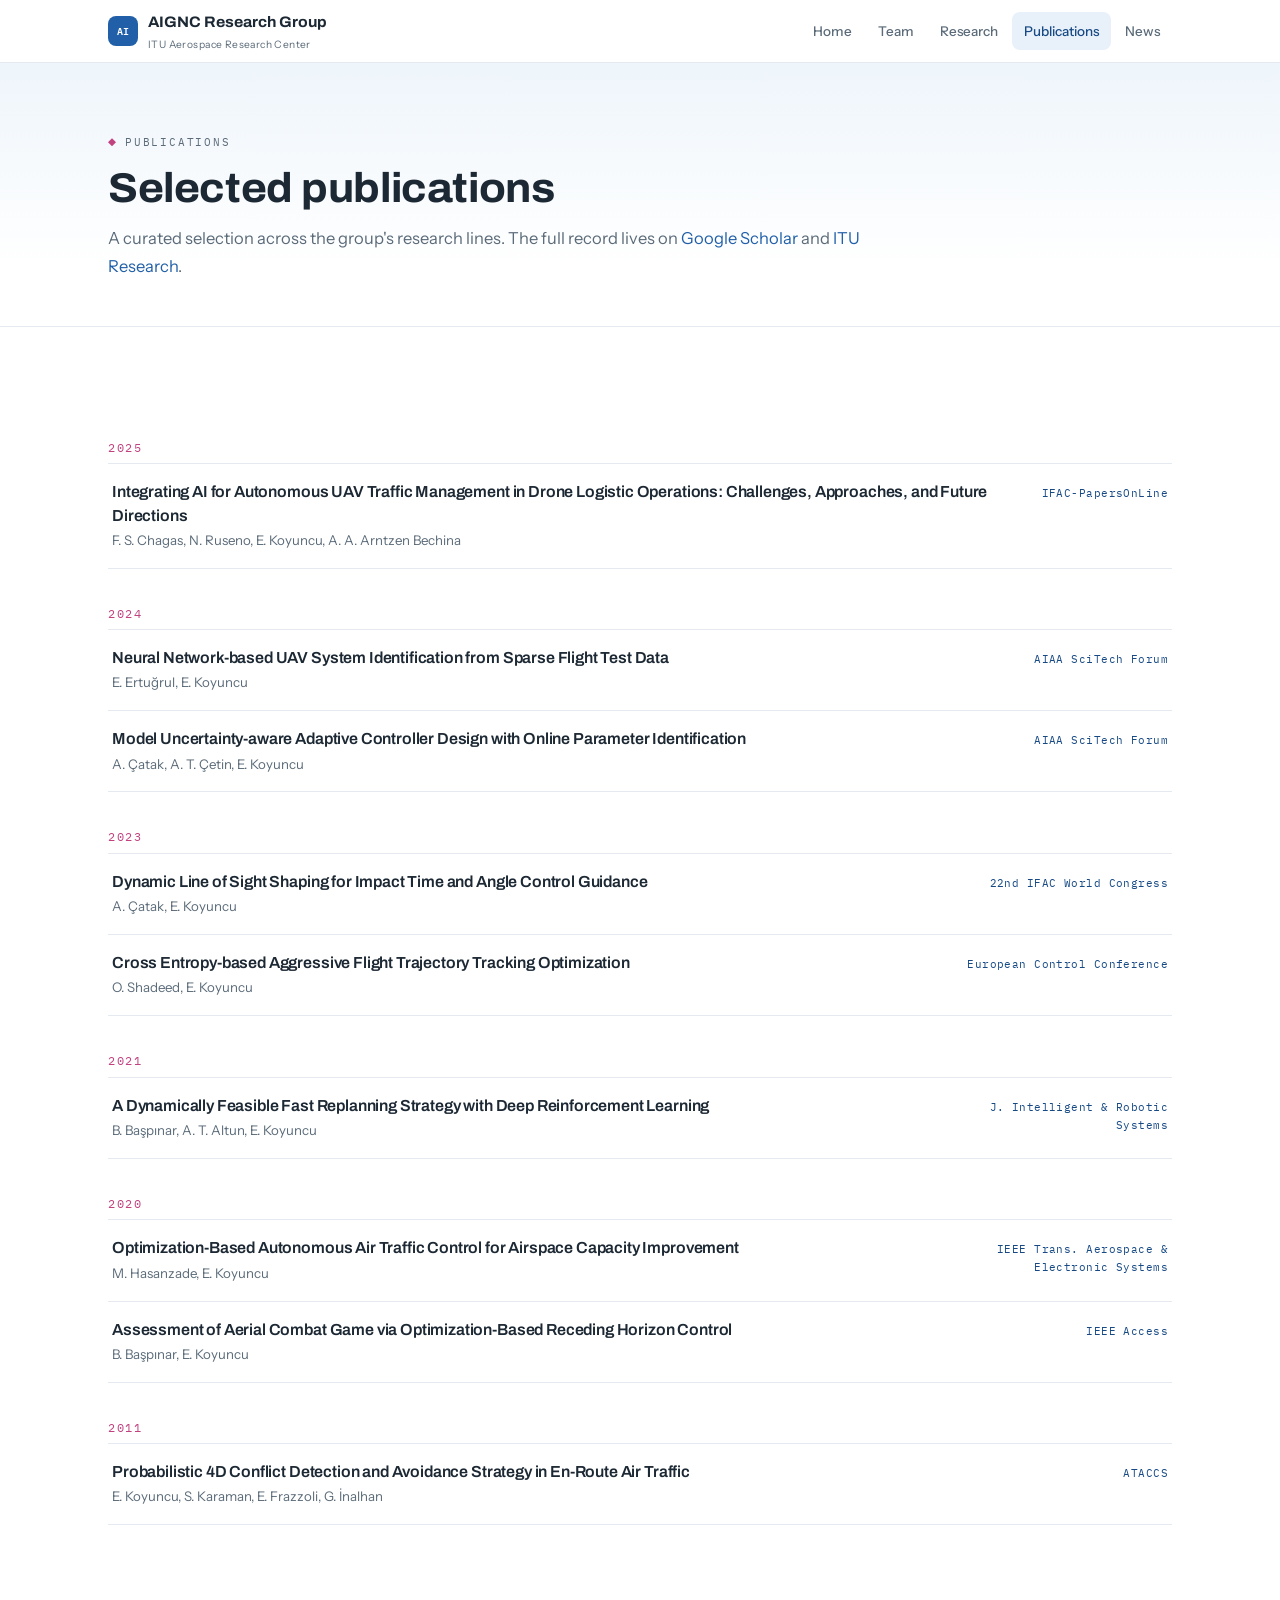
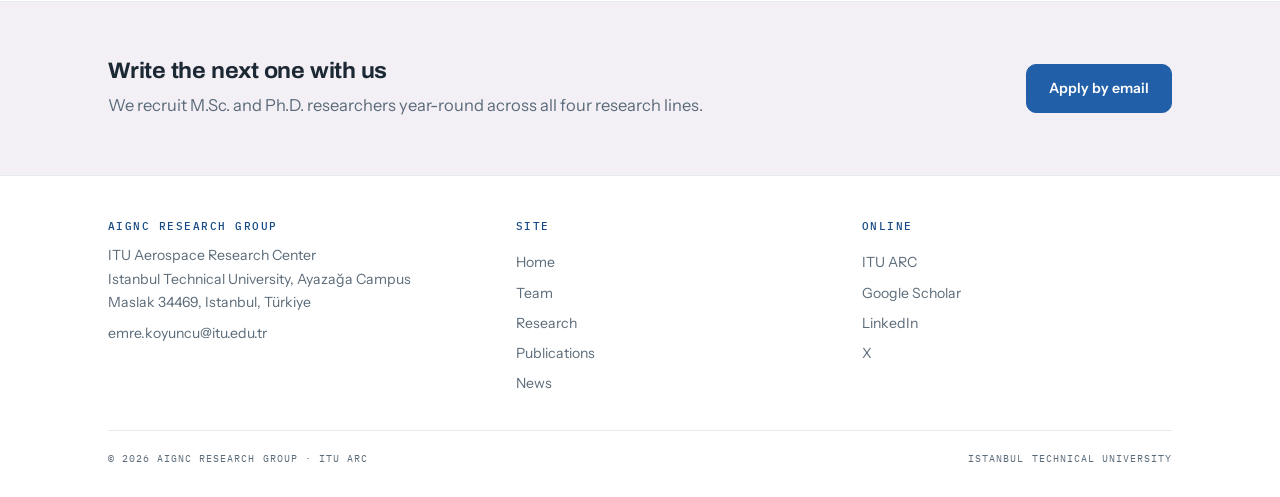
<file: canva-publications.html>
<!DOCTYPE html>
<html lang="en">
<head>
<meta charset="UTF-8">
<meta name="viewport" content="width=device-width, initial-scale=1.0">
<title>Publications — AIGNC Research Group | ITU Aerospace Research Center</title>
<meta name="description" content="Selected publications of the AIGNC Research Group at ITU Aerospace Research Center.">
<link rel="preconnect" href="https://fonts.googleapis.com">
<link rel="preconnect" href="https://fonts.gstatic.com" crossorigin>
<link href="https://fonts.googleapis.com/css2?family=Archivo:wdth,wght@88..112,400..750&family=Instrument+Sans:ital,wght@0,400..700;1,400&family=IBM+Plex+Mono:wght@400;500&display=swap" rel="stylesheet">
<style>
/* AIGNC Research Group — shared styles */
:root{
  --bg:#FFFFFF; --bg-soft:#F5F8FB; --bg-sky:linear-gradient(180deg,#EEF5FB 0%,#FFFFFF 78%);
  --ink:#1C2833; --ink-dim:#5B6B79; --line:#E4EAF0;
  --blue:#2160A8; --blue-deep:#174A85; --blue-tint:#E8F0F9;
  --magenta:#C2417F;
  --radius:12px; --maxw:1120px;
  --font-display:"Archivo",system-ui,sans-serif;
  --font-body:"Instrument Sans",system-ui,sans-serif;
  --font-mono:"IBM Plex Mono",Consolas,monospace;
  --shadow:0 10px 30px rgba(28,40,51,.07);
}
*{margin:0;padding:0;box-sizing:border-box}
html{scroll-behavior:smooth;scroll-padding-top:80px}
body{font-family:var(--font-body);font-size:16.5px;line-height:1.65;color:var(--ink);background:var(--bg);-webkit-font-smoothing:antialiased}
::selection{background:var(--blue);color:#fff}
.wrap{max-width:var(--maxw);margin:0 auto;padding:0 28px}
h1,h2,h3,h4{font-family:var(--font-display);line-height:1.15;letter-spacing:-.01em;color:var(--ink)}
h2{font-size:clamp(1.6rem,3vw,2.15rem);font-weight:700;font-variation-settings:"wdth" 104}
h3{font-size:1.05rem;font-weight:650;font-variation-settings:"wdth" 102}
a{color:var(--blue);text-decoration:none}
a:hover{text-decoration:underline;text-underline-offset:3px}
a:focus-visible,button:focus-visible{outline:2px solid var(--blue);outline-offset:3px;border-radius:4px}
section{padding:76px 0}
.alt{background:var(--bg-soft);border-top:1px solid var(--line);border-bottom:1px solid var(--line)}
.eyebrow{display:inline-flex;align-items:center;gap:9px;font-family:var(--font-mono);font-size:.7rem;letter-spacing:.16em;text-transform:uppercase;color:var(--blue);margin-bottom:14px}
.eyebrow::before{content:"";width:8px;height:8px;flex:none;background:var(--magenta);clip-path:polygon(50% 0,100% 50%,50% 100%,0 50%)}
.sec-head{max-width:760px;margin-bottom:38px}
.sec-head p{margin-top:12px;color:var(--ink-dim);font-size:1rem}
.reveal{opacity:1}

@media (prefers-reduced-motion:reduce){
  .reveal{opacity:1;transform:none;transition:none}
  html{scroll-behavior:auto}
  #fpath{stroke-dashoffset:0 !important;animation:none !important}
}

/* nav */
.nav{position:sticky;top:0;z-index:60;background:rgba(255,255,255,.9);backdrop-filter:blur(10px);border-bottom:1px solid var(--line)}
.nav-in{max-width:var(--maxw);margin:0 auto;padding:0 28px;display:flex;align-items:center;gap:20px;height:62px}
.brand{display:flex;align-items:center;gap:10px}
.brand:hover{text-decoration:none}
.brand .mark{width:30px;height:30px;border-radius:8px;background:var(--blue);display:grid;place-items:center;color:#fff;font-family:var(--font-mono);font-size:.6rem;font-weight:600}
.brand b{font-family:var(--font-display);font-weight:700;font-size:.95rem;color:var(--ink);font-variation-settings:"wdth" 104}
.brand small{display:block;font-size:.64rem;color:var(--ink-dim);letter-spacing:.04em;margin-top:1px}
.nav-links{display:flex;gap:2px;margin-left:auto;overflow-x:auto;scrollbar-width:none}
.nav-links::-webkit-scrollbar{display:none}
.nav-links a{font-size:.84rem;font-weight:500;color:var(--ink-dim);padding:8px 12px;border-radius:8px;white-space:nowrap}
.nav-links a:hover{color:var(--blue-deep);background:var(--blue-tint);text-decoration:none}
.nav-links a.on{color:var(--blue-deep);background:var(--blue-tint)}

/* buttons */
.btn{display:inline-block;font-weight:600;font-size:.88rem;padding:12px 22px;border-radius:10px;border:1px solid var(--line);color:var(--ink);background:#fff;transition:all .2s ease}
.btn:hover{text-decoration:none;transform:translateY(-1px);border-color:var(--blue);color:var(--blue-deep);box-shadow:var(--shadow)}
.btn.primary{background:var(--blue);border-color:var(--blue);color:#fff}
.btn.primary:hover{background:var(--blue-deep);border-color:var(--blue-deep);color:#fff}

/* home hero */
.hero{background:var(--bg-sky);position:relative;overflow:hidden}
.hero-in{max-width:var(--maxw);margin:0 auto;padding:66px 28px 0;position:relative;z-index:1}
.hero h1{font-size:clamp(1.9rem,4.4vw,3rem);font-weight:730;font-variation-settings:"wdth" 106;max-width:17em}
.hero h1 em{font-style:normal;color:var(--blue)}
.hero .sub{margin-top:16px;max-width:46em;font-size:1.06rem;color:var(--ink-dim)}
.hero .sub b{color:var(--ink);font-weight:600}
.hero-ctas{display:flex;flex-wrap:wrap;gap:12px;margin-top:26px}
.skyband{position:relative;margin-top:4px;height:180px}
.skyband svg{position:absolute;inset:0;width:100%;height:100%}
#fpath{stroke:var(--magenta);stroke-width:2;fill:none}

.gridline{stroke:#D7E3EE;stroke-width:1;stroke-dasharray:2 7}
.wpd{fill:#fff;stroke:var(--blue);stroke-width:1.4}
.wpt-lab{font-family:var(--font-mono);font-size:8.5px;fill:var(--ink-dim);letter-spacing:1px}

/* page header (inner pages) */
.pagehead{background:var(--bg-sky);padding:58px 0 46px;border-bottom:1px solid var(--line)}
.pagehead h1{font-size:clamp(1.8rem,3.8vw,2.6rem);font-weight:720;font-variation-settings:"wdth" 105}
.pagehead p{margin-top:12px;color:var(--ink-dim);max-width:46em}

/* news */
.news-teaser{display:grid;grid-template-columns:repeat(3,1fr);gap:20px}
.ncard{background:#fff;border:1px solid var(--line);border-radius:var(--radius);padding:22px;display:flex;flex-direction:column;gap:8px;transition:transform .2s ease,box-shadow .2s ease}
.ncard:hover{transform:translateY(-3px);box-shadow:var(--shadow);text-decoration:none}
.ncard .date{font-family:var(--font-mono);font-size:.66rem;letter-spacing:.1em;text-transform:uppercase;color:var(--magenta)}
.ncard h3{font-size:1rem;line-height:1.4;color:var(--ink)}
.ncard p{font-size:.85rem;color:var(--ink-dim)}
.ncard .go{margin-top:auto;font-size:.82rem;font-weight:600;color:var(--blue-deep)}
.newslist{border-top:1px solid var(--line)}
.nrow{display:grid;grid-template-columns:110px 1fr auto;gap:20px;align-items:baseline;padding:18px 4px;border-bottom:1px solid var(--line);color:var(--ink)}
.nrow:hover{text-decoration:none;background:var(--bg-soft)}
.nrow .date{font-family:var(--font-mono);font-size:.72rem;color:var(--magenta)}
.nrow h3{font-size:1rem;font-weight:600}
.nrow p{font-size:.86rem;color:var(--ink-dim);margin-top:3px}
.nrow .arr{color:var(--blue-deep);font-weight:700}

/* affiliations strip */
.affil{display:flex;flex-wrap:wrap;align-items:baseline;gap:10px 30px;padding:26px 0;border-top:1px solid var(--line);border-bottom:1px solid var(--line)}
.affil .lbl{font-family:var(--font-mono);font-size:.66rem;letter-spacing:.14em;text-transform:uppercase;color:var(--ink-dim)}
.affil span{font-family:var(--font-display);font-variation-settings:"wdth" 103;font-weight:600;font-size:.95rem;color:#8496A6}

/* videos */
.video-grid{display:grid;grid-template-columns:repeat(3,1fr);gap:22px}
.vcard .frame{position:relative;aspect-ratio:16/9;border-radius:var(--radius);overflow:hidden;border:1px solid var(--line);background:var(--bg-soft)}
.vcard iframe{position:absolute;inset:0;width:100%;height:100%;border:0}
.vcard .ph{position:absolute;inset:0;display:grid;place-items:center;text-align:center;padding:20px;color:var(--ink-dim);font-size:.82rem}
.vcard .ph b{display:block;font-family:var(--font-mono);font-size:.66rem;letter-spacing:.1em;color:var(--blue-deep);margin-bottom:6px}
.vcard figcaption{margin-top:10px;font-size:.86rem;font-style:italic;color:var(--ink-dim)}

/* bio */
.bio-grid{display:grid;grid-template-columns:1.35fr .85fr;gap:52px;align-items:start}
.bio-grid .lede{font-size:1.12rem;line-height:1.7}
.bio-grid p+p{margin-top:16px;color:var(--ink-dim)}
.host-card{background:#fff;border:1px solid var(--line);border-radius:var(--radius);padding:24px;box-shadow:var(--shadow)}
.host-card h3{font-size:.95rem;margin-bottom:12px}
.host-card .row{display:flex;gap:12px;padding:10px 0;border-top:1px dashed var(--line);font-size:.86rem;align-items:baseline}
.host-card .row:first-of-type{border-top:none;padding-top:0}
.host-card .row b{font-family:var(--font-mono);font-size:.66rem;letter-spacing:.08em;color:var(--blue-deep);min-width:70px;text-transform:uppercase;font-weight:500}

/* biography (index.html) */
.bio-leader{display:grid;grid-template-columns:250px 1fr;gap:44px;align-items:start}
.bio-leader .pf.lg{width:100%;height:auto;aspect-ratio:1/1;border-radius:14px;font-size:3rem}
.bio-leader .quick{display:flex;flex-direction:column;gap:8px;margin-top:14px;font-size:.85rem;font-weight:500}
.bio-text p{font-size:.98rem}
.bio-text p:first-child{font-size:1.08rem;line-height:1.7}
.bio-text p+p{margin-top:14px;color:var(--ink-dim)}

/* research / projects / labs (research.html) */
.themes{display:grid;grid-template-columns:1fr 1fr;gap:22px}
.theme{background:#fff;border:1px solid var(--line);border-radius:var(--radius);padding:28px;transition:transform .22s ease,box-shadow .22s ease,border-color .22s ease}
.theme:hover{transform:translateY(-3px);box-shadow:var(--shadow);border-color:#CBD9E6}
.theme .num{font-family:var(--font-mono);font-size:.66rem;letter-spacing:.14em;color:var(--magenta);text-transform:uppercase}
.theme h3{font-size:1.18rem;margin:8px 0 8px}
.theme>p{font-size:.92rem;color:var(--ink-dim);margin-bottom:16px}
.chips{display:flex;flex-wrap:wrap;gap:7px}
.chips span{font-size:.76rem;font-weight:500;color:var(--blue-deep);background:var(--blue-tint);border-radius:99px;padding:5px 11px}
.projects-grid{display:grid;grid-template-columns:repeat(3,1fr);gap:22px}
.proj{background:#fff;border:1px solid var(--line);border-radius:var(--radius);padding:24px;display:flex;flex-direction:column;gap:10px;transition:transform .22s ease,box-shadow .22s ease}
.proj:hover{transform:translateY(-3px);box-shadow:var(--shadow)}
.proj .top{display:flex;justify-content:space-between;align-items:center;gap:10px}
.proj .funder{font-family:var(--font-mono);font-size:.62rem;font-weight:500;letter-spacing:.1em;text-transform:uppercase;color:var(--blue-deep);background:var(--blue-tint);border-radius:99px;padding:4px 10px}
.proj .status{font-family:var(--font-mono);font-size:.6rem;letter-spacing:.1em;text-transform:uppercase;color:var(--ink-dim);display:inline-flex;align-items:center;gap:6px}
.proj .status::before{content:"";width:7px;height:7px;border-radius:50%;background:#B9C7D4}
.proj .status.active::before{background:#3FA26A}
.proj .status.active{color:#2C7A50}
.proj h3{font-size:1.02rem}
.proj p{font-size:.88rem;color:var(--ink-dim)}
.fac-grid{display:grid;grid-template-columns:repeat(3,1fr);gap:22px}
.fac{background:#fff;border:1px solid var(--line);border-radius:var(--radius);padding:26px}
.fac .loc{font-family:var(--font-mono);font-size:.64rem;letter-spacing:.12em;text-transform:uppercase;color:var(--magenta);margin-bottom:8px}
.fac h3{font-size:1.05rem;margin-bottom:8px}
.fac p{font-size:.88rem;color:var(--ink-dim)}

/* team (team.html) */
.leader{display:grid;grid-template-columns:auto 1fr;gap:26px;align-items:start;background:#fff;border:1px solid var(--line);border-radius:var(--radius);padding:28px;box-shadow:var(--shadow);margin-bottom:36px}
.pf{width:118px;height:118px;border-radius:14px;overflow:hidden;flex:none;background:var(--blue);display:grid;place-items:center;color:#fff;font-family:var(--font-display);font-weight:700;font-size:1.7rem}
.pf img{width:100%;height:100%;object-fit:cover;display:block}
.pf.sm{width:100%;height:auto;aspect-ratio:1/1;border-radius:12px;font-size:1.6rem}
.leader h3{font-size:1.3rem}
.leader .role{color:var(--magenta);font-weight:600;font-size:.88rem;margin:3px 0 10px}
.leader p{font-size:.93rem;color:var(--ink-dim);max-width:56em}
.leader .creds{display:flex;flex-wrap:wrap;gap:7px;margin-top:14px}
.leader .creds span{font-size:.74rem;font-weight:500;color:var(--ink-dim);border:1px solid var(--line);border-radius:99px;padding:4px 11px}
.leader .links{display:flex;flex-wrap:wrap;gap:14px;margin-top:14px;font-size:.85rem;font-weight:500}
.people-grid{display:grid;grid-template-columns:repeat(4,1fr);gap:20px}
.person{background:#fff;border:1px solid var(--line);border-radius:var(--radius);padding:16px;transition:transform .2s ease,box-shadow .2s ease}
.person:hover{transform:translateY(-3px);box-shadow:var(--shadow)}
.person h4{font-family:var(--font-display);font-variation-settings:"wdth" 102;font-size:.95rem;font-weight:650;margin-top:12px}
.person .deg{font-family:var(--font-mono);font-size:.6rem;letter-spacing:.08em;text-transform:uppercase;color:var(--blue-deep);margin:3px 0 6px}
.person p{font-size:.78rem;color:var(--ink-dim);line-height:1.5}
.alumni{margin-top:44px;padding-top:28px;border-top:1px solid var(--line)}
.alumni h3{margin-bottom:14px}
.alumni-row{display:flex;flex-wrap:wrap;gap:9px}
.alumni-row span{font-size:.8rem;color:var(--ink-dim);background:#fff;border:1px solid var(--line);border-radius:99px;padding:7px 14px}
.alumni-row b{color:var(--ink);font-weight:600}

/* publications (publications.html) */
.pubyear{font-family:var(--font-mono);font-size:.78rem;letter-spacing:.14em;color:var(--magenta);margin:34px 0 6px}
.pub-list{border-top:1px solid var(--line)}
.pub{display:grid;grid-template-columns:1fr auto;gap:20px;align-items:baseline;padding:16px 4px;border-bottom:1px solid var(--line)}
.pub h3{font-size:1rem;font-weight:600;line-height:1.45;font-variation-settings:"wdth" 100}
.pub .auth{font-size:.83rem;color:var(--ink-dim);margin-top:3px}
.pub .venue{font-family:var(--font-mono);font-size:.68rem;letter-spacing:.04em;color:var(--blue-deep);text-align:right;max-width:230px}

/* join + footer */
.joinbar{background:linear-gradient(0deg,rgba(198,75,140,.05),rgba(198,75,140,.05)),var(--bg-soft);border-top:1px solid var(--line);padding:56px 0}
.joinbar .in{display:flex;flex-wrap:wrap;gap:24px;align-items:center;justify-content:space-between}
.joinbar p{color:var(--ink-dim);max-width:40em;margin-top:8px}
footer{border-top:1px solid var(--line);padding:44px 0 30px;background:#fff}
.foot-grid{display:grid;grid-template-columns:1.2fr 1fr 1fr;gap:36px}
.foot-grid h3{font-family:var(--font-mono);font-size:.66rem;font-weight:500;letter-spacing:.14em;text-transform:uppercase;color:var(--blue-deep);margin-bottom:12px}
.foot-grid p,.foot-grid a{font-size:.88rem;color:var(--ink-dim)}
.foot-grid .fl{display:flex;flex-direction:column;gap:7px}
.foot-base{margin-top:34px;padding-top:20px;border-top:1px solid var(--line);display:flex;justify-content:space-between;gap:16px;flex-wrap:wrap;font-family:var(--font-mono);font-size:.64rem;letter-spacing:.1em;color:var(--ink-dim);text-transform:uppercase}

@media (max-width:960px){
  .themes,.bio-grid{grid-template-columns:1fr;gap:34px}
  .news-teaser,.video-grid,.projects-grid,.fac-grid{grid-template-columns:1fr 1fr}
  .people-grid{grid-template-columns:repeat(3,1fr)}
  .foot-grid{grid-template-columns:1fr 1fr}
  .skyband{height:150px}
}
@media (max-width:620px){
  section{padding:58px 0}
  .wrap{padding:0 20px}
  .nav-in{padding:0 20px;gap:12px}
  .brand small{display:none}
  .news-teaser,.video-grid,.projects-grid,.fac-grid{grid-template-columns:1fr}
  .people-grid{grid-template-columns:1fr 1fr}
  .leader{grid-template-columns:1fr}
  .nrow{grid-template-columns:84px 1fr}
  .nrow .arr{display:none}
  .pub{grid-template-columns:1fr}
  .pub .venue{text-align:left}
  .foot-grid{grid-template-columns:1fr}
  .skyband{height:120px}
}

</style>
</head>
<body>

<nav class="nav" aria-label="Primary">
  <div class="nav-in">
    <a class="brand" href="index.html">
      <span class="mark">AI</span>
      <span><b>AIGNC Research Group</b><small>ITU Aerospace Research Center</small></span>
    </a>
    <div class="nav-links">
      <a href="index.html">Home</a>
      <a href="team.html">Team</a>
      <a href="research.html">Research</a>
      <a href="publications.html" class="on">Publications</a>
      <a href="index.html#news">News</a>
    </div>
  </div>
</nav>

<header class="pagehead">
  <div class="wrap">
    <p class="eyebrow">Publications</p>
    <h1>Selected publications</h1>
    <p>A curated selection across the group's research lines. The full record lives on
    <a href="https://scholar.google.com/citations?user=b13mKdoAAAAJ" target="_blank" rel="noopener">Google Scholar</a> and
    <a href="https://research.itu.edu.tr/en/persons/koyuncuem" target="_blank" rel="noopener">ITU Research</a>.</p>
  </div>
</header>

<section>
  <div class="wrap reveal">

    <p class="pubyear">2025</p>
    <div class="pub-list">
      <article class="pub">
        <div>
          <h3>Integrating AI for Autonomous UAV Traffic Management in Drone Logistic Operations: Challenges, Approaches, and Future Directions</h3>
          <p class="auth">F. S. Chagas, N. Ruseno, E. Koyuncu, A. A. Arntzen Bechina</p>
        </div>
        <span class="venue">IFAC-PapersOnLine</span>
      </article>
    </div>

    <p class="pubyear">2024</p>
    <div class="pub-list">
      <article class="pub">
        <div>
          <h3>Neural Network-based UAV System Identification from Sparse Flight Test Data</h3>
          <p class="auth">E. Ertuğrul, E. Koyuncu</p>
        </div>
        <span class="venue">AIAA SciTech Forum</span>
      </article>
      <article class="pub">
        <div>
          <h3>Model Uncertainty-aware Adaptive Controller Design with Online Parameter Identification</h3>
          <p class="auth">A. Çatak, A. T. Çetin, E. Koyuncu</p>
        </div>
        <span class="venue">AIAA SciTech Forum</span>
      </article>
    </div>

    <p class="pubyear">2023</p>
    <div class="pub-list">
      <article class="pub">
        <div>
          <h3>Dynamic Line of Sight Shaping for Impact Time and Angle Control Guidance</h3>
          <p class="auth">A. Çatak, E. Koyuncu</p>
        </div>
        <span class="venue">22nd IFAC World Congress</span>
      </article>
      <article class="pub">
        <div>
          <h3>Cross Entropy-based Aggressive Flight Trajectory Tracking Optimization</h3>
          <p class="auth">O. Shadeed, E. Koyuncu</p>
        </div>
        <span class="venue">European Control Conference</span>
      </article>
    </div>

    <p class="pubyear">2021</p>
    <div class="pub-list">
      <article class="pub">
        <div>
          <h3>A Dynamically Feasible Fast Replanning Strategy with Deep Reinforcement Learning</h3>
          <p class="auth">B. Başpınar, A. T. Altun, E. Koyuncu</p>
        </div>
        <span class="venue">J. Intelligent &amp; Robotic Systems</span>
      </article>
    </div>

    <p class="pubyear">2020</p>
    <div class="pub-list">
      <article class="pub">
        <div>
          <h3>Optimization-Based Autonomous Air Traffic Control for Airspace Capacity Improvement</h3>
          <p class="auth">M. Hasanzade, E. Koyuncu</p>
        </div>
        <span class="venue">IEEE Trans. Aerospace &amp; Electronic Systems</span>
      </article>
      <article class="pub">
        <div>
          <h3>Assessment of Aerial Combat Game via Optimization-Based Receding Horizon Control</h3>
          <p class="auth">B. Başpınar, E. Koyuncu</p>
        </div>
        <span class="venue">IEEE Access</span>
      </article>
    </div>

    <p class="pubyear">2011</p>
    <div class="pub-list">
      <article class="pub">
        <div>
          <h3>Probabilistic 4D Conflict Detection and Avoidance Strategy in En-Route Air Traffic</h3>
          <p class="auth">E. Koyuncu, S. Karaman, E. Frazzoli, G. İnalhan</p>
        </div>
        <span class="venue">ATACCS</span>
      </article>
    </div>

  </div>
</section>

<div class="joinbar">
  <div class="wrap in">
    <div>
      <h2 style="font-size:1.4rem">Write the next one with us</h2>
      <p>We recruit M.Sc. and Ph.D. researchers year-round across all four research lines.</p>
    </div>
    <a class="btn primary" href="mailto:emre.koyuncu@itu.edu.tr?subject=AIGNC%20—%20Graduate%20application">Apply by email</a>
  </div>
</div>

<footer>
  <div class="wrap">
    <div class="foot-grid">
      <div>
        <h3>AIGNC Research Group</h3>
        <p>ITU Aerospace Research Center<br>Istanbul Technical University, Ayazağa Campus<br>Maslak 34469, Istanbul, Türkiye</p>
        <p style="margin-top:8px"><a href="mailto:emre.koyuncu@itu.edu.tr">emre.koyuncu@itu.edu.tr</a></p>
      </div>
      <div class="fl">
        <h3>Site</h3>
        <a href="index.html">Home</a><a href="team.html">Team</a>
        <a href="research.html">Research</a><a href="publications.html">Publications</a>
        <a href="index.html#news">News</a>
      </div>
      <div class="fl">
        <h3>Online</h3>
        <a href="https://arc.itu.edu.tr" target="_blank" rel="noopener">ITU ARC</a>
        <a href="https://scholar.google.com/citations?user=b13mKdoAAAAJ" target="_blank" rel="noopener">Google Scholar</a>
        <a href="https://www.linkedin.com/in/koyuncue/" target="_blank" rel="noopener">LinkedIn</a>
        <a href="https://x.com/koyuncuemr" target="_blank" rel="noopener">X</a>
      </div>
    </div>
    <div class="foot-base">
      <span>© 2026 AIGNC Research Group · ITU ARC</span>
      <span>Istanbul Technical University</span>
    </div>
  </div>
</footer>


</body>
</html>
</file>
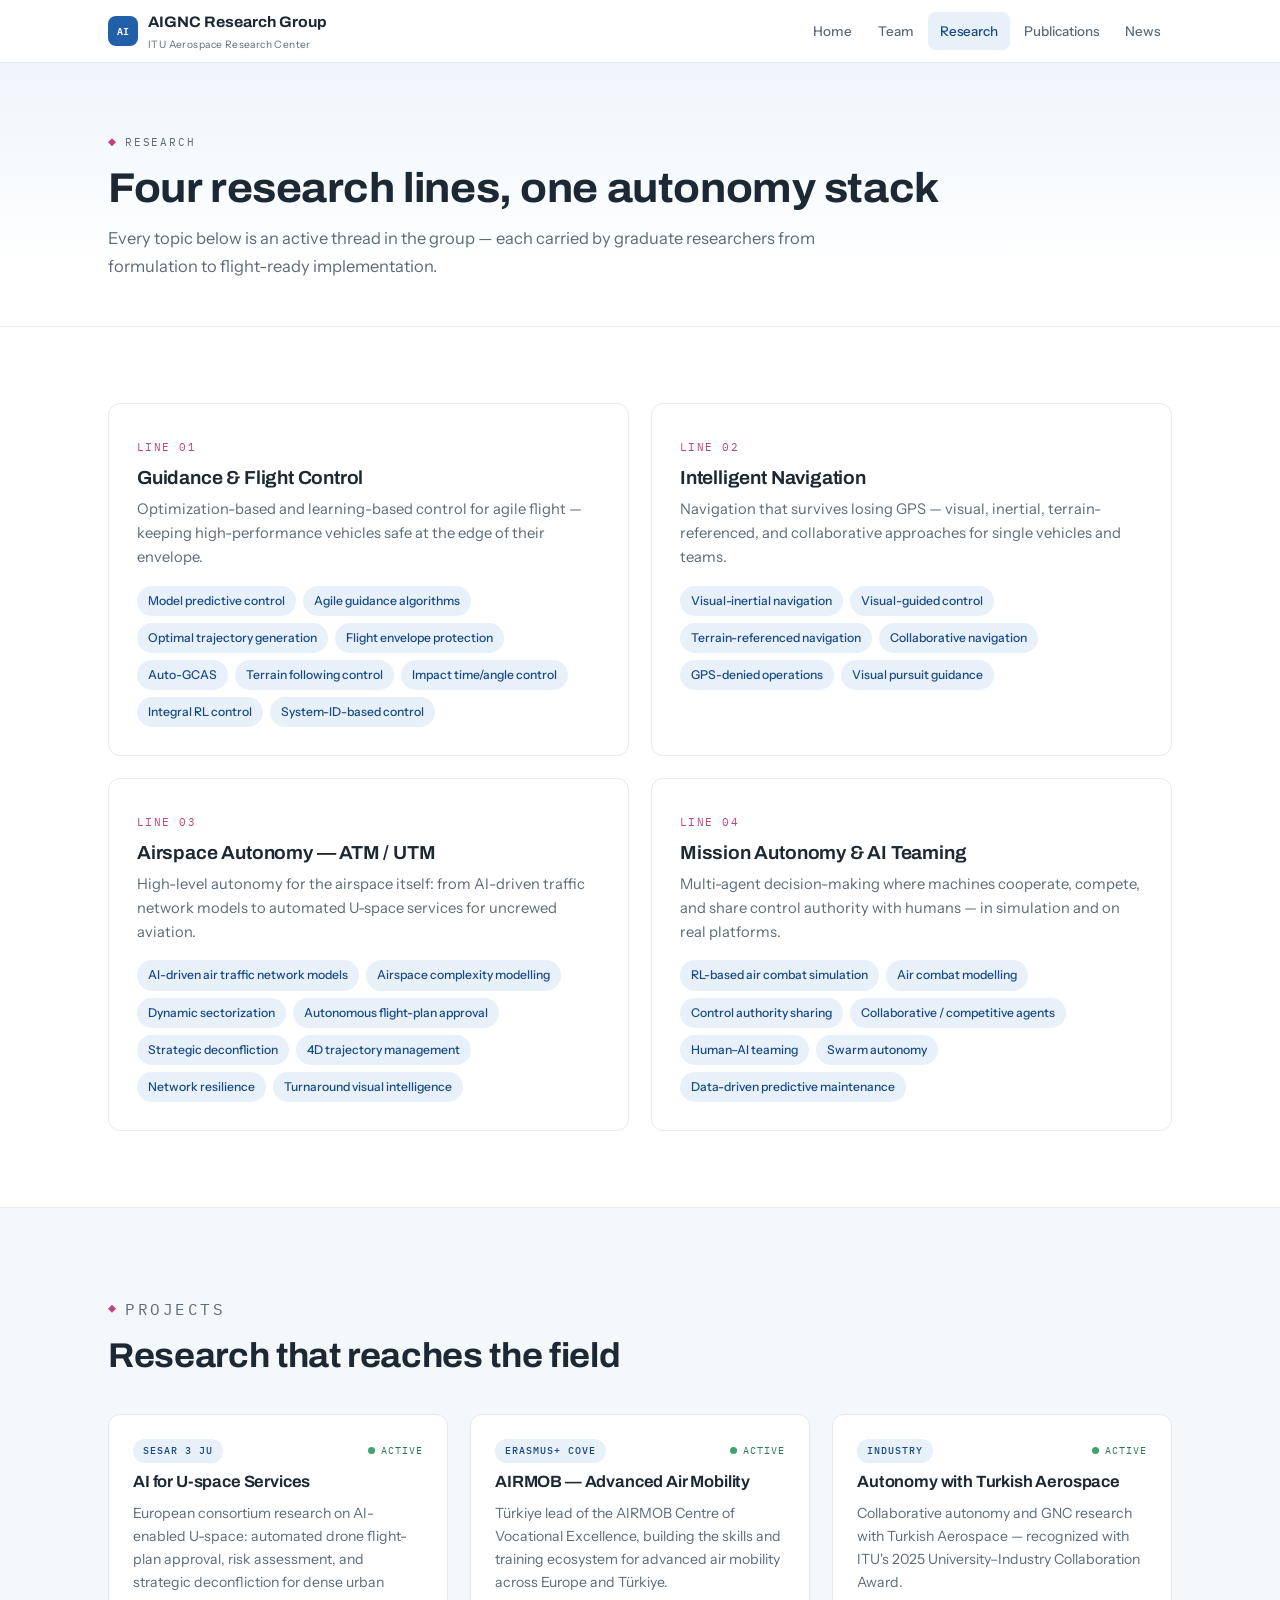
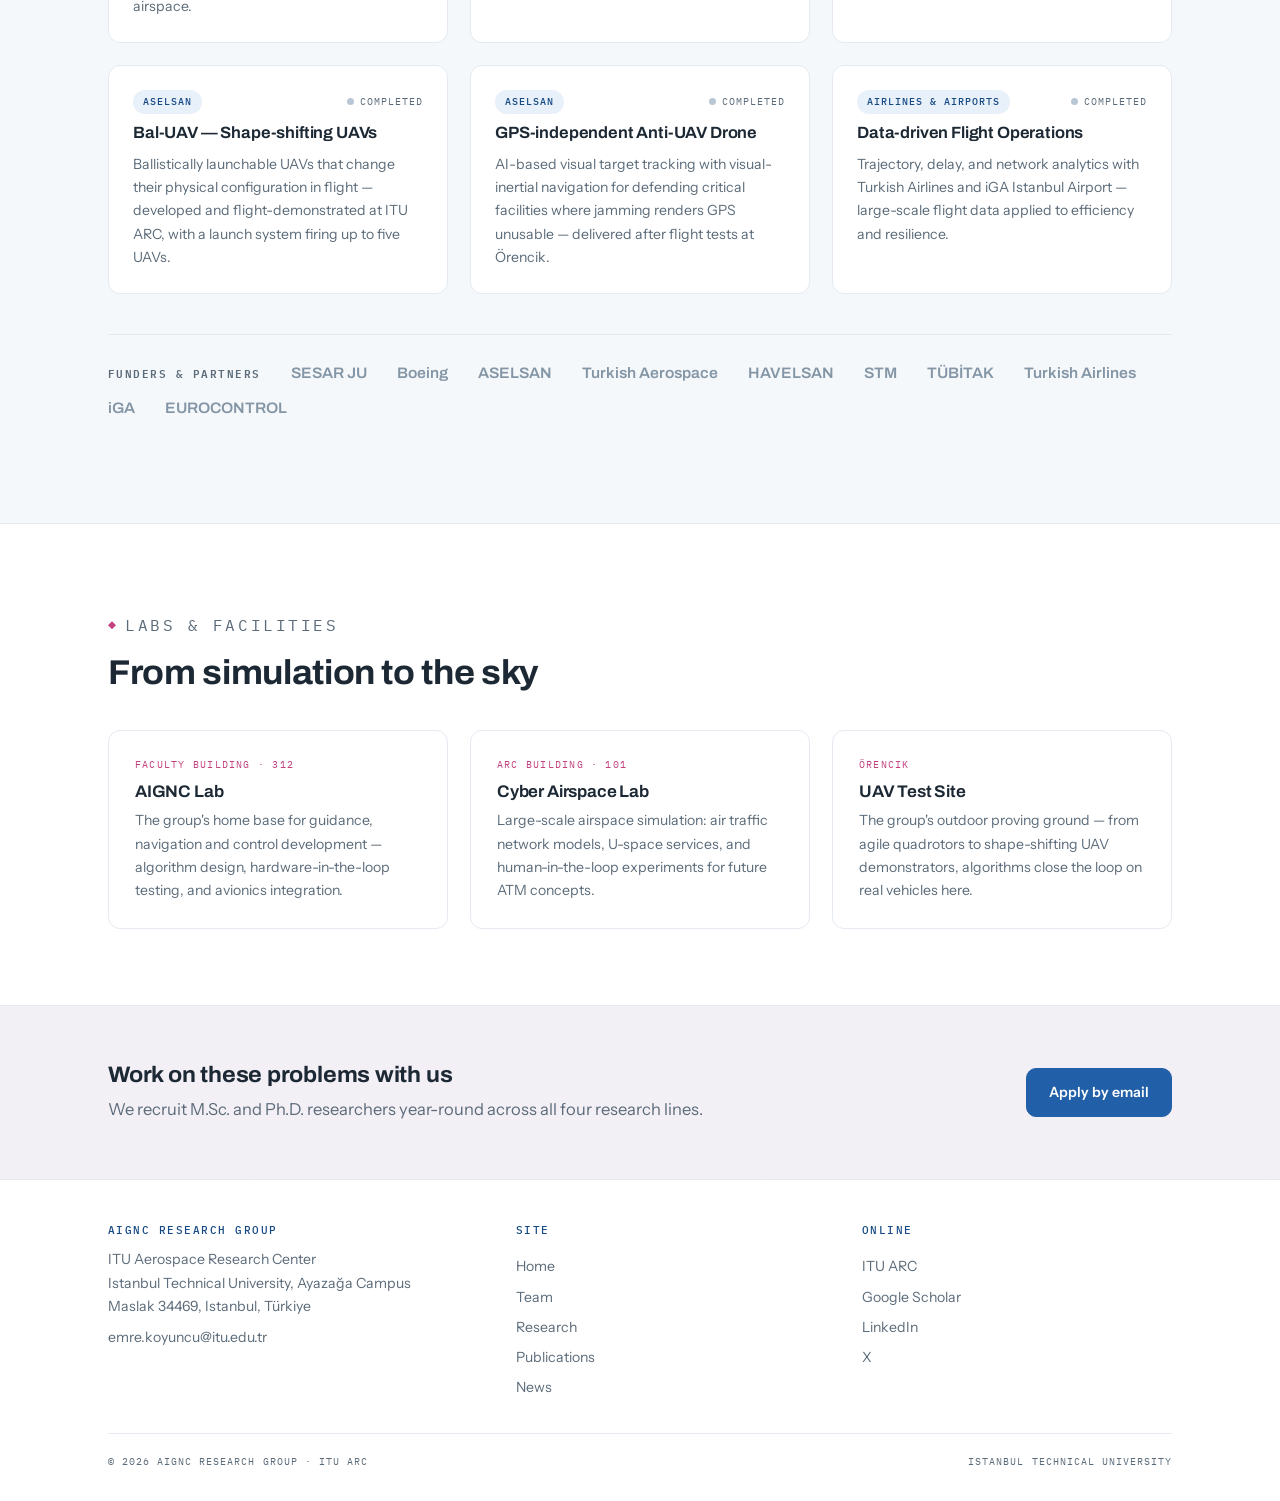
<file: canva-research.html>
<!DOCTYPE html>
<html lang="en">
<head>
<meta charset="UTF-8">
<meta name="viewport" content="width=device-width, initial-scale=1.0">
<title>Research — AIGNC Research Group | ITU Aerospace Research Center</title>
<meta name="description" content="Research lines, projects, and laboratories of the AIGNC Research Group: autonomy, GNC, AI in aerospace, and ATM/UTM.">
<link rel="preconnect" href="https://fonts.googleapis.com">
<link rel="preconnect" href="https://fonts.gstatic.com" crossorigin>
<link href="https://fonts.googleapis.com/css2?family=Archivo:wdth,wght@88..112,400..750&family=Instrument+Sans:ital,wght@0,400..700;1,400&family=IBM+Plex+Mono:wght@400;500&display=swap" rel="stylesheet">
<style>
/* AIGNC Research Group — shared styles */
:root{
  --bg:#FFFFFF; --bg-soft:#F5F8FB; --bg-sky:linear-gradient(180deg,#EEF5FB 0%,#FFFFFF 78%);
  --ink:#1C2833; --ink-dim:#5B6B79; --line:#E4EAF0;
  --blue:#2160A8; --blue-deep:#174A85; --blue-tint:#E8F0F9;
  --magenta:#C2417F;
  --radius:12px; --maxw:1120px;
  --font-display:"Archivo",system-ui,sans-serif;
  --font-body:"Instrument Sans",system-ui,sans-serif;
  --font-mono:"IBM Plex Mono",Consolas,monospace;
  --shadow:0 10px 30px rgba(28,40,51,.07);
}
*{margin:0;padding:0;box-sizing:border-box}
html{scroll-behavior:smooth;scroll-padding-top:80px}
body{font-family:var(--font-body);font-size:16.5px;line-height:1.65;color:var(--ink);background:var(--bg);-webkit-font-smoothing:antialiased}
::selection{background:var(--blue);color:#fff}
.wrap{max-width:var(--maxw);margin:0 auto;padding:0 28px}
h1,h2,h3,h4{font-family:var(--font-display);line-height:1.15;letter-spacing:-.01em;color:var(--ink)}
h2{font-size:clamp(1.6rem,3vw,2.15rem);font-weight:700;font-variation-settings:"wdth" 104}
h3{font-size:1.05rem;font-weight:650;font-variation-settings:"wdth" 102}
a{color:var(--blue);text-decoration:none}
a:hover{text-decoration:underline;text-underline-offset:3px}
a:focus-visible,button:focus-visible{outline:2px solid var(--blue);outline-offset:3px;border-radius:4px}
section{padding:76px 0}
.alt{background:var(--bg-soft);border-top:1px solid var(--line);border-bottom:1px solid var(--line)}
.eyebrow{display:inline-flex;align-items:center;gap:9px;font-family:var(--font-mono);font-size:.7rem;letter-spacing:.16em;text-transform:uppercase;color:var(--blue);margin-bottom:14px}
.eyebrow::before{content:"";width:8px;height:8px;flex:none;background:var(--magenta);clip-path:polygon(50% 0,100% 50%,50% 100%,0 50%)}
.sec-head{max-width:760px;margin-bottom:38px}
.sec-head p{margin-top:12px;color:var(--ink-dim);font-size:1rem}
.reveal{opacity:1}

@media (prefers-reduced-motion:reduce){
  .reveal{opacity:1;transform:none;transition:none}
  html{scroll-behavior:auto}
  #fpath{stroke-dashoffset:0 !important;animation:none !important}
}

/* nav */
.nav{position:sticky;top:0;z-index:60;background:rgba(255,255,255,.9);backdrop-filter:blur(10px);border-bottom:1px solid var(--line)}
.nav-in{max-width:var(--maxw);margin:0 auto;padding:0 28px;display:flex;align-items:center;gap:20px;height:62px}
.brand{display:flex;align-items:center;gap:10px}
.brand:hover{text-decoration:none}
.brand .mark{width:30px;height:30px;border-radius:8px;background:var(--blue);display:grid;place-items:center;color:#fff;font-family:var(--font-mono);font-size:.6rem;font-weight:600}
.brand b{font-family:var(--font-display);font-weight:700;font-size:.95rem;color:var(--ink);font-variation-settings:"wdth" 104}
.brand small{display:block;font-size:.64rem;color:var(--ink-dim);letter-spacing:.04em;margin-top:1px}
.nav-links{display:flex;gap:2px;margin-left:auto;overflow-x:auto;scrollbar-width:none}
.nav-links::-webkit-scrollbar{display:none}
.nav-links a{font-size:.84rem;font-weight:500;color:var(--ink-dim);padding:8px 12px;border-radius:8px;white-space:nowrap}
.nav-links a:hover{color:var(--blue-deep);background:var(--blue-tint);text-decoration:none}
.nav-links a.on{color:var(--blue-deep);background:var(--blue-tint)}

/* buttons */
.btn{display:inline-block;font-weight:600;font-size:.88rem;padding:12px 22px;border-radius:10px;border:1px solid var(--line);color:var(--ink);background:#fff;transition:all .2s ease}
.btn:hover{text-decoration:none;transform:translateY(-1px);border-color:var(--blue);color:var(--blue-deep);box-shadow:var(--shadow)}
.btn.primary{background:var(--blue);border-color:var(--blue);color:#fff}
.btn.primary:hover{background:var(--blue-deep);border-color:var(--blue-deep);color:#fff}

/* home hero */
.hero{background:var(--bg-sky);position:relative;overflow:hidden}
.hero-in{max-width:var(--maxw);margin:0 auto;padding:66px 28px 0;position:relative;z-index:1}
.hero h1{font-size:clamp(1.9rem,4.4vw,3rem);font-weight:730;font-variation-settings:"wdth" 106;max-width:17em}
.hero h1 em{font-style:normal;color:var(--blue)}
.hero .sub{margin-top:16px;max-width:46em;font-size:1.06rem;color:var(--ink-dim)}
.hero .sub b{color:var(--ink);font-weight:600}
.hero-ctas{display:flex;flex-wrap:wrap;gap:12px;margin-top:26px}
.skyband{position:relative;margin-top:4px;height:180px}
.skyband svg{position:absolute;inset:0;width:100%;height:100%}
#fpath{stroke:var(--magenta);stroke-width:2;fill:none}

.gridline{stroke:#D7E3EE;stroke-width:1;stroke-dasharray:2 7}
.wpd{fill:#fff;stroke:var(--blue);stroke-width:1.4}
.wpt-lab{font-family:var(--font-mono);font-size:8.5px;fill:var(--ink-dim);letter-spacing:1px}

/* page header (inner pages) */
.pagehead{background:var(--bg-sky);padding:58px 0 46px;border-bottom:1px solid var(--line)}
.pagehead h1{font-size:clamp(1.8rem,3.8vw,2.6rem);font-weight:720;font-variation-settings:"wdth" 105}
.pagehead p{margin-top:12px;color:var(--ink-dim);max-width:46em}

/* news */
.news-teaser{display:grid;grid-template-columns:repeat(3,1fr);gap:20px}
.ncard{background:#fff;border:1px solid var(--line);border-radius:var(--radius);padding:22px;display:flex;flex-direction:column;gap:8px;transition:transform .2s ease,box-shadow .2s ease}
.ncard:hover{transform:translateY(-3px);box-shadow:var(--shadow);text-decoration:none}
.ncard .date{font-family:var(--font-mono);font-size:.66rem;letter-spacing:.1em;text-transform:uppercase;color:var(--magenta)}
.ncard h3{font-size:1rem;line-height:1.4;color:var(--ink)}
.ncard p{font-size:.85rem;color:var(--ink-dim)}
.ncard .go{margin-top:auto;font-size:.82rem;font-weight:600;color:var(--blue-deep)}
.newslist{border-top:1px solid var(--line)}
.nrow{display:grid;grid-template-columns:110px 1fr auto;gap:20px;align-items:baseline;padding:18px 4px;border-bottom:1px solid var(--line);color:var(--ink)}
.nrow:hover{text-decoration:none;background:var(--bg-soft)}
.nrow .date{font-family:var(--font-mono);font-size:.72rem;color:var(--magenta)}
.nrow h3{font-size:1rem;font-weight:600}
.nrow p{font-size:.86rem;color:var(--ink-dim);margin-top:3px}
.nrow .arr{color:var(--blue-deep);font-weight:700}

/* affiliations strip */
.affil{display:flex;flex-wrap:wrap;align-items:baseline;gap:10px 30px;padding:26px 0;border-top:1px solid var(--line);border-bottom:1px solid var(--line)}
.affil .lbl{font-family:var(--font-mono);font-size:.66rem;letter-spacing:.14em;text-transform:uppercase;color:var(--ink-dim)}
.affil span{font-family:var(--font-display);font-variation-settings:"wdth" 103;font-weight:600;font-size:.95rem;color:#8496A6}

/* videos */
.video-grid{display:grid;grid-template-columns:repeat(3,1fr);gap:22px}
.vcard .frame{position:relative;aspect-ratio:16/9;border-radius:var(--radius);overflow:hidden;border:1px solid var(--line);background:var(--bg-soft)}
.vcard iframe{position:absolute;inset:0;width:100%;height:100%;border:0}
.vcard .ph{position:absolute;inset:0;display:grid;place-items:center;text-align:center;padding:20px;color:var(--ink-dim);font-size:.82rem}
.vcard .ph b{display:block;font-family:var(--font-mono);font-size:.66rem;letter-spacing:.1em;color:var(--blue-deep);margin-bottom:6px}
.vcard figcaption{margin-top:10px;font-size:.86rem;font-style:italic;color:var(--ink-dim)}

/* bio */
.bio-grid{display:grid;grid-template-columns:1.35fr .85fr;gap:52px;align-items:start}
.bio-grid .lede{font-size:1.12rem;line-height:1.7}
.bio-grid p+p{margin-top:16px;color:var(--ink-dim)}
.host-card{background:#fff;border:1px solid var(--line);border-radius:var(--radius);padding:24px;box-shadow:var(--shadow)}
.host-card h3{font-size:.95rem;margin-bottom:12px}
.host-card .row{display:flex;gap:12px;padding:10px 0;border-top:1px dashed var(--line);font-size:.86rem;align-items:baseline}
.host-card .row:first-of-type{border-top:none;padding-top:0}
.host-card .row b{font-family:var(--font-mono);font-size:.66rem;letter-spacing:.08em;color:var(--blue-deep);min-width:70px;text-transform:uppercase;font-weight:500}

/* biography (index.html) */
.bio-leader{display:grid;grid-template-columns:250px 1fr;gap:44px;align-items:start}
.bio-leader .pf.lg{width:100%;height:auto;aspect-ratio:1/1;border-radius:14px;font-size:3rem}
.bio-leader .quick{display:flex;flex-direction:column;gap:8px;margin-top:14px;font-size:.85rem;font-weight:500}
.bio-text p{font-size:.98rem}
.bio-text p:first-child{font-size:1.08rem;line-height:1.7}
.bio-text p+p{margin-top:14px;color:var(--ink-dim)}

/* research / projects / labs (research.html) */
.themes{display:grid;grid-template-columns:1fr 1fr;gap:22px}
.theme{background:#fff;border:1px solid var(--line);border-radius:var(--radius);padding:28px;transition:transform .22s ease,box-shadow .22s ease,border-color .22s ease}
.theme:hover{transform:translateY(-3px);box-shadow:var(--shadow);border-color:#CBD9E6}
.theme .num{font-family:var(--font-mono);font-size:.66rem;letter-spacing:.14em;color:var(--magenta);text-transform:uppercase}
.theme h3{font-size:1.18rem;margin:8px 0 8px}
.theme>p{font-size:.92rem;color:var(--ink-dim);margin-bottom:16px}
.chips{display:flex;flex-wrap:wrap;gap:7px}
.chips span{font-size:.76rem;font-weight:500;color:var(--blue-deep);background:var(--blue-tint);border-radius:99px;padding:5px 11px}
.projects-grid{display:grid;grid-template-columns:repeat(3,1fr);gap:22px}
.proj{background:#fff;border:1px solid var(--line);border-radius:var(--radius);padding:24px;display:flex;flex-direction:column;gap:10px;transition:transform .22s ease,box-shadow .22s ease}
.proj:hover{transform:translateY(-3px);box-shadow:var(--shadow)}
.proj .top{display:flex;justify-content:space-between;align-items:center;gap:10px}
.proj .funder{font-family:var(--font-mono);font-size:.62rem;font-weight:500;letter-spacing:.1em;text-transform:uppercase;color:var(--blue-deep);background:var(--blue-tint);border-radius:99px;padding:4px 10px}
.proj .status{font-family:var(--font-mono);font-size:.6rem;letter-spacing:.1em;text-transform:uppercase;color:var(--ink-dim);display:inline-flex;align-items:center;gap:6px}
.proj .status::before{content:"";width:7px;height:7px;border-radius:50%;background:#B9C7D4}
.proj .status.active::before{background:#3FA26A}
.proj .status.active{color:#2C7A50}
.proj h3{font-size:1.02rem}
.proj p{font-size:.88rem;color:var(--ink-dim)}
.fac-grid{display:grid;grid-template-columns:repeat(3,1fr);gap:22px}
.fac{background:#fff;border:1px solid var(--line);border-radius:var(--radius);padding:26px}
.fac .loc{font-family:var(--font-mono);font-size:.64rem;letter-spacing:.12em;text-transform:uppercase;color:var(--magenta);margin-bottom:8px}
.fac h3{font-size:1.05rem;margin-bottom:8px}
.fac p{font-size:.88rem;color:var(--ink-dim)}

/* team (team.html) */
.leader{display:grid;grid-template-columns:auto 1fr;gap:26px;align-items:start;background:#fff;border:1px solid var(--line);border-radius:var(--radius);padding:28px;box-shadow:var(--shadow);margin-bottom:36px}
.pf{width:118px;height:118px;border-radius:14px;overflow:hidden;flex:none;background:var(--blue);display:grid;place-items:center;color:#fff;font-family:var(--font-display);font-weight:700;font-size:1.7rem}
.pf img{width:100%;height:100%;object-fit:cover;display:block}
.pf.sm{width:100%;height:auto;aspect-ratio:1/1;border-radius:12px;font-size:1.6rem}
.leader h3{font-size:1.3rem}
.leader .role{color:var(--magenta);font-weight:600;font-size:.88rem;margin:3px 0 10px}
.leader p{font-size:.93rem;color:var(--ink-dim);max-width:56em}
.leader .creds{display:flex;flex-wrap:wrap;gap:7px;margin-top:14px}
.leader .creds span{font-size:.74rem;font-weight:500;color:var(--ink-dim);border:1px solid var(--line);border-radius:99px;padding:4px 11px}
.leader .links{display:flex;flex-wrap:wrap;gap:14px;margin-top:14px;font-size:.85rem;font-weight:500}
.people-grid{display:grid;grid-template-columns:repeat(4,1fr);gap:20px}
.person{background:#fff;border:1px solid var(--line);border-radius:var(--radius);padding:16px;transition:transform .2s ease,box-shadow .2s ease}
.person:hover{transform:translateY(-3px);box-shadow:var(--shadow)}
.person h4{font-family:var(--font-display);font-variation-settings:"wdth" 102;font-size:.95rem;font-weight:650;margin-top:12px}
.person .deg{font-family:var(--font-mono);font-size:.6rem;letter-spacing:.08em;text-transform:uppercase;color:var(--blue-deep);margin:3px 0 6px}
.person p{font-size:.78rem;color:var(--ink-dim);line-height:1.5}
.alumni{margin-top:44px;padding-top:28px;border-top:1px solid var(--line)}
.alumni h3{margin-bottom:14px}
.alumni-row{display:flex;flex-wrap:wrap;gap:9px}
.alumni-row span{font-size:.8rem;color:var(--ink-dim);background:#fff;border:1px solid var(--line);border-radius:99px;padding:7px 14px}
.alumni-row b{color:var(--ink);font-weight:600}

/* publications (publications.html) */
.pubyear{font-family:var(--font-mono);font-size:.78rem;letter-spacing:.14em;color:var(--magenta);margin:34px 0 6px}
.pub-list{border-top:1px solid var(--line)}
.pub{display:grid;grid-template-columns:1fr auto;gap:20px;align-items:baseline;padding:16px 4px;border-bottom:1px solid var(--line)}
.pub h3{font-size:1rem;font-weight:600;line-height:1.45;font-variation-settings:"wdth" 100}
.pub .auth{font-size:.83rem;color:var(--ink-dim);margin-top:3px}
.pub .venue{font-family:var(--font-mono);font-size:.68rem;letter-spacing:.04em;color:var(--blue-deep);text-align:right;max-width:230px}

/* join + footer */
.joinbar{background:linear-gradient(0deg,rgba(198,75,140,.05),rgba(198,75,140,.05)),var(--bg-soft);border-top:1px solid var(--line);padding:56px 0}
.joinbar .in{display:flex;flex-wrap:wrap;gap:24px;align-items:center;justify-content:space-between}
.joinbar p{color:var(--ink-dim);max-width:40em;margin-top:8px}
footer{border-top:1px solid var(--line);padding:44px 0 30px;background:#fff}
.foot-grid{display:grid;grid-template-columns:1.2fr 1fr 1fr;gap:36px}
.foot-grid h3{font-family:var(--font-mono);font-size:.66rem;font-weight:500;letter-spacing:.14em;text-transform:uppercase;color:var(--blue-deep);margin-bottom:12px}
.foot-grid p,.foot-grid a{font-size:.88rem;color:var(--ink-dim)}
.foot-grid .fl{display:flex;flex-direction:column;gap:7px}
.foot-base{margin-top:34px;padding-top:20px;border-top:1px solid var(--line);display:flex;justify-content:space-between;gap:16px;flex-wrap:wrap;font-family:var(--font-mono);font-size:.64rem;letter-spacing:.1em;color:var(--ink-dim);text-transform:uppercase}

@media (max-width:960px){
  .themes,.bio-grid{grid-template-columns:1fr;gap:34px}
  .news-teaser,.video-grid,.projects-grid,.fac-grid{grid-template-columns:1fr 1fr}
  .people-grid{grid-template-columns:repeat(3,1fr)}
  .foot-grid{grid-template-columns:1fr 1fr}
  .skyband{height:150px}
}
@media (max-width:620px){
  section{padding:58px 0}
  .wrap{padding:0 20px}
  .nav-in{padding:0 20px;gap:12px}
  .brand small{display:none}
  .news-teaser,.video-grid,.projects-grid,.fac-grid{grid-template-columns:1fr}
  .people-grid{grid-template-columns:1fr 1fr}
  .leader{grid-template-columns:1fr}
  .nrow{grid-template-columns:84px 1fr}
  .nrow .arr{display:none}
  .pub{grid-template-columns:1fr}
  .pub .venue{text-align:left}
  .foot-grid{grid-template-columns:1fr}
  .skyband{height:120px}
}

</style>
</head>
<body>

<nav class="nav" aria-label="Primary">
  <div class="nav-in">
    <a class="brand" href="index.html">
      <span class="mark">AI</span>
      <span><b>AIGNC Research Group</b><small>ITU Aerospace Research Center</small></span>
    </a>
    <div class="nav-links">
      <a href="index.html">Home</a>
      <a href="team.html">Team</a>
      <a href="research.html" class="on">Research</a>
      <a href="publications.html">Publications</a>
      <a href="index.html#news">News</a>
    </div>
  </div>
</nav>

<header class="pagehead">
  <div class="wrap">
    <p class="eyebrow">Research</p>
    <h1>Four research lines, one autonomy stack</h1>
    <p>Every topic below is an active thread in the group — each carried by graduate researchers
    from formulation to flight-ready implementation.</p>
  </div>
</header>

<section>
  <div class="wrap">
    <div class="themes">
      <article class="theme reveal">
        <span class="num">Line 01</span>
        <h3>Guidance &amp; Flight Control</h3>
        <p>Optimization-based and learning-based control for agile flight — keeping high-performance
        vehicles safe at the edge of their envelope.</p>
        <div class="chips">
          <span>Model predictive control</span><span>Agile guidance algorithms</span>
          <span>Optimal trajectory generation</span><span>Flight envelope protection</span>
          <span>Auto-GCAS</span><span>Terrain following control</span>
          <span>Impact time/angle control</span><span>Integral RL control</span>
          <span>System-ID-based control</span>
        </div>
      </article>
      <article class="theme reveal">
        <span class="num">Line 02</span>
        <h3>Intelligent Navigation</h3>
        <p>Navigation that survives losing GPS — visual, inertial, terrain-referenced, and
        collaborative approaches for single vehicles and teams.</p>
        <div class="chips">
          <span>Visual-inertial navigation</span><span>Visual-guided control</span>
          <span>Terrain-referenced navigation</span><span>Collaborative navigation</span>
          <span>GPS-denied operations</span><span>Visual pursuit guidance</span>
        </div>
      </article>
      <article class="theme reveal">
        <span class="num">Line 03</span>
        <h3>Airspace Autonomy — ATM / UTM</h3>
        <p>High-level autonomy for the airspace itself: from AI-driven traffic network models to
        automated U-space services for uncrewed aviation.</p>
        <div class="chips">
          <span>AI-driven air traffic network models</span><span>Airspace complexity modelling</span>
          <span>Dynamic sectorization</span><span>Autonomous flight-plan approval</span>
          <span>Strategic deconfliction</span><span>4D trajectory management</span>
          <span>Network resilience</span><span>Turnaround visual intelligence</span>
        </div>
      </article>
      <article class="theme reveal">
        <span class="num">Line 04</span>
        <h3>Mission Autonomy &amp; AI Teaming</h3>
        <p>Multi-agent decision-making where machines cooperate, compete, and share control
        authority with humans — in simulation and on real platforms.</p>
        <div class="chips">
          <span>RL-based air combat simulation</span><span>Air combat modelling</span>
          <span>Control authority sharing</span><span>Collaborative / competitive agents</span>
          <span>Human–AI teaming</span><span>Swarm autonomy</span>
          <span>Data-driven predictive maintenance</span>
        </div>
      </article>
    </div>
  </div>
</section>

<section class="alt">
  <div class="wrap">
    <div class="sec-head reveal">
      <p class="eyebrow">Projects</p>
      <h2>Research that reaches the field</h2>
    </div>
    <div class="projects-grid">
      <article class="proj reveal">
        <div class="top"><span class="funder">SESAR 3 JU</span><span class="status active">Active</span></div>
        <h3>AI for U-space Services</h3>
        <p>European consortium research on AI-enabled U-space: automated drone flight-plan approval,
        risk assessment, and strategic deconfliction for dense urban airspace.</p>
      </article>
      <article class="proj reveal">
        <div class="top"><span class="funder">Erasmus+ CoVE</span><span class="status active">Active</span></div>
        <h3>AIRMOB — Advanced Air Mobility</h3>
        <p>Türkiye lead of the AIRMOB Centre of Vocational Excellence, building the skills and
        training ecosystem for advanced air mobility across Europe and Türkiye.</p>
      </article>
      <article class="proj reveal">
        <div class="top"><span class="funder">Industry</span><span class="status active">Active</span></div>
        <h3>Autonomy with Turkish Aerospace</h3>
        <p>Collaborative autonomy and GNC research with Turkish Aerospace — recognized with ITU's
        2025 University–Industry Collaboration Award.</p>
      </article>
      <article class="proj reveal">
        <div class="top"><span class="funder">ASELSAN</span><span class="status">Completed</span></div>
        <h3>Bal-UAV — Shape-shifting UAVs</h3>
        <p>Ballistically launchable UAVs that change their physical configuration in flight —
        developed and flight-demonstrated at ITU ARC, with a launch system firing up to five UAVs.</p>
      </article>
      <article class="proj reveal">
        <div class="top"><span class="funder">ASELSAN</span><span class="status">Completed</span></div>
        <h3>GPS-independent Anti-UAV Drone</h3>
        <p>AI-based visual target tracking with visual-inertial navigation for defending critical
        facilities where jamming renders GPS unusable — delivered after flight tests at Örencik.</p>
      </article>
      <article class="proj reveal">
        <div class="top"><span class="funder">Airlines &amp; Airports</span><span class="status">Completed</span></div>
        <h3>Data-driven Flight Operations</h3>
        <p>Trajectory, delay, and network analytics with Turkish Airlines and iGA Istanbul Airport —
        large-scale flight data applied to efficiency and resilience.</p>
      </article>
    </div>
    <div class="affil reveal" style="margin-top:40px;border-bottom:none">
      <span class="lbl">Funders &amp; partners</span>
      <span>SESAR JU</span><span>Boeing</span><span>ASELSAN</span><span>Turkish Aerospace</span>
      <span>HAVELSAN</span><span>STM</span><span>TÜBİTAK</span><span>Turkish Airlines</span><span>iGA</span><span>EUROCONTROL</span>
    </div>
  </div>
</section>

<section>
  <div class="wrap">
    <div class="sec-head reveal">
      <p class="eyebrow">Labs &amp; Facilities</p>
      <h2>From simulation to the sky</h2>
    </div>
    <div class="fac-grid">
      <article class="fac reveal">
        <p class="loc">Faculty Building · 312</p>
        <h3>AIGNC Lab</h3>
        <p>The group's home base for guidance, navigation and control development — algorithm
        design, hardware-in-the-loop testing, and avionics integration.</p>
      </article>
      <article class="fac reveal">
        <p class="loc">ARC Building · 101</p>
        <h3>Cyber Airspace Lab</h3>
        <p>Large-scale airspace simulation: air traffic network models, U-space services, and
        human-in-the-loop experiments for future ATM concepts.</p>
      </article>
      <article class="fac reveal">
        <p class="loc">Örencik</p>
        <h3>UAV Test Site</h3>
        <p>The group's outdoor proving ground — from agile quadrotors to shape-shifting UAV
        demonstrators, algorithms close the loop on real vehicles here.</p>
      </article>
    </div>
  </div>
</section>

<div class="joinbar">
  <div class="wrap in">
    <div>
      <h2 style="font-size:1.4rem">Work on these problems with us</h2>
      <p>We recruit M.Sc. and Ph.D. researchers year-round across all four research lines.</p>
    </div>
    <a class="btn primary" href="mailto:emre.koyuncu@itu.edu.tr?subject=AIGNC%20—%20Graduate%20application">Apply by email</a>
  </div>
</div>

<footer>
  <div class="wrap">
    <div class="foot-grid">
      <div>
        <h3>AIGNC Research Group</h3>
        <p>ITU Aerospace Research Center<br>Istanbul Technical University, Ayazağa Campus<br>Maslak 34469, Istanbul, Türkiye</p>
        <p style="margin-top:8px"><a href="mailto:emre.koyuncu@itu.edu.tr">emre.koyuncu@itu.edu.tr</a></p>
      </div>
      <div class="fl">
        <h3>Site</h3>
        <a href="index.html">Home</a><a href="team.html">Team</a>
        <a href="research.html">Research</a><a href="publications.html">Publications</a>
        <a href="index.html#news">News</a>
      </div>
      <div class="fl">
        <h3>Online</h3>
        <a href="https://arc.itu.edu.tr" target="_blank" rel="noopener">ITU ARC</a>
        <a href="https://scholar.google.com/citations?user=b13mKdoAAAAJ" target="_blank" rel="noopener">Google Scholar</a>
        <a href="https://www.linkedin.com/in/koyuncue/" target="_blank" rel="noopener">LinkedIn</a>
        <a href="https://x.com/koyuncuemr" target="_blank" rel="noopener">X</a>
      </div>
    </div>
    <div class="foot-base">
      <span>© 2026 AIGNC Research Group · ITU ARC</span>
      <span>Istanbul Technical University</span>
    </div>
  </div>
</footer>


</body>
</html>
</file>
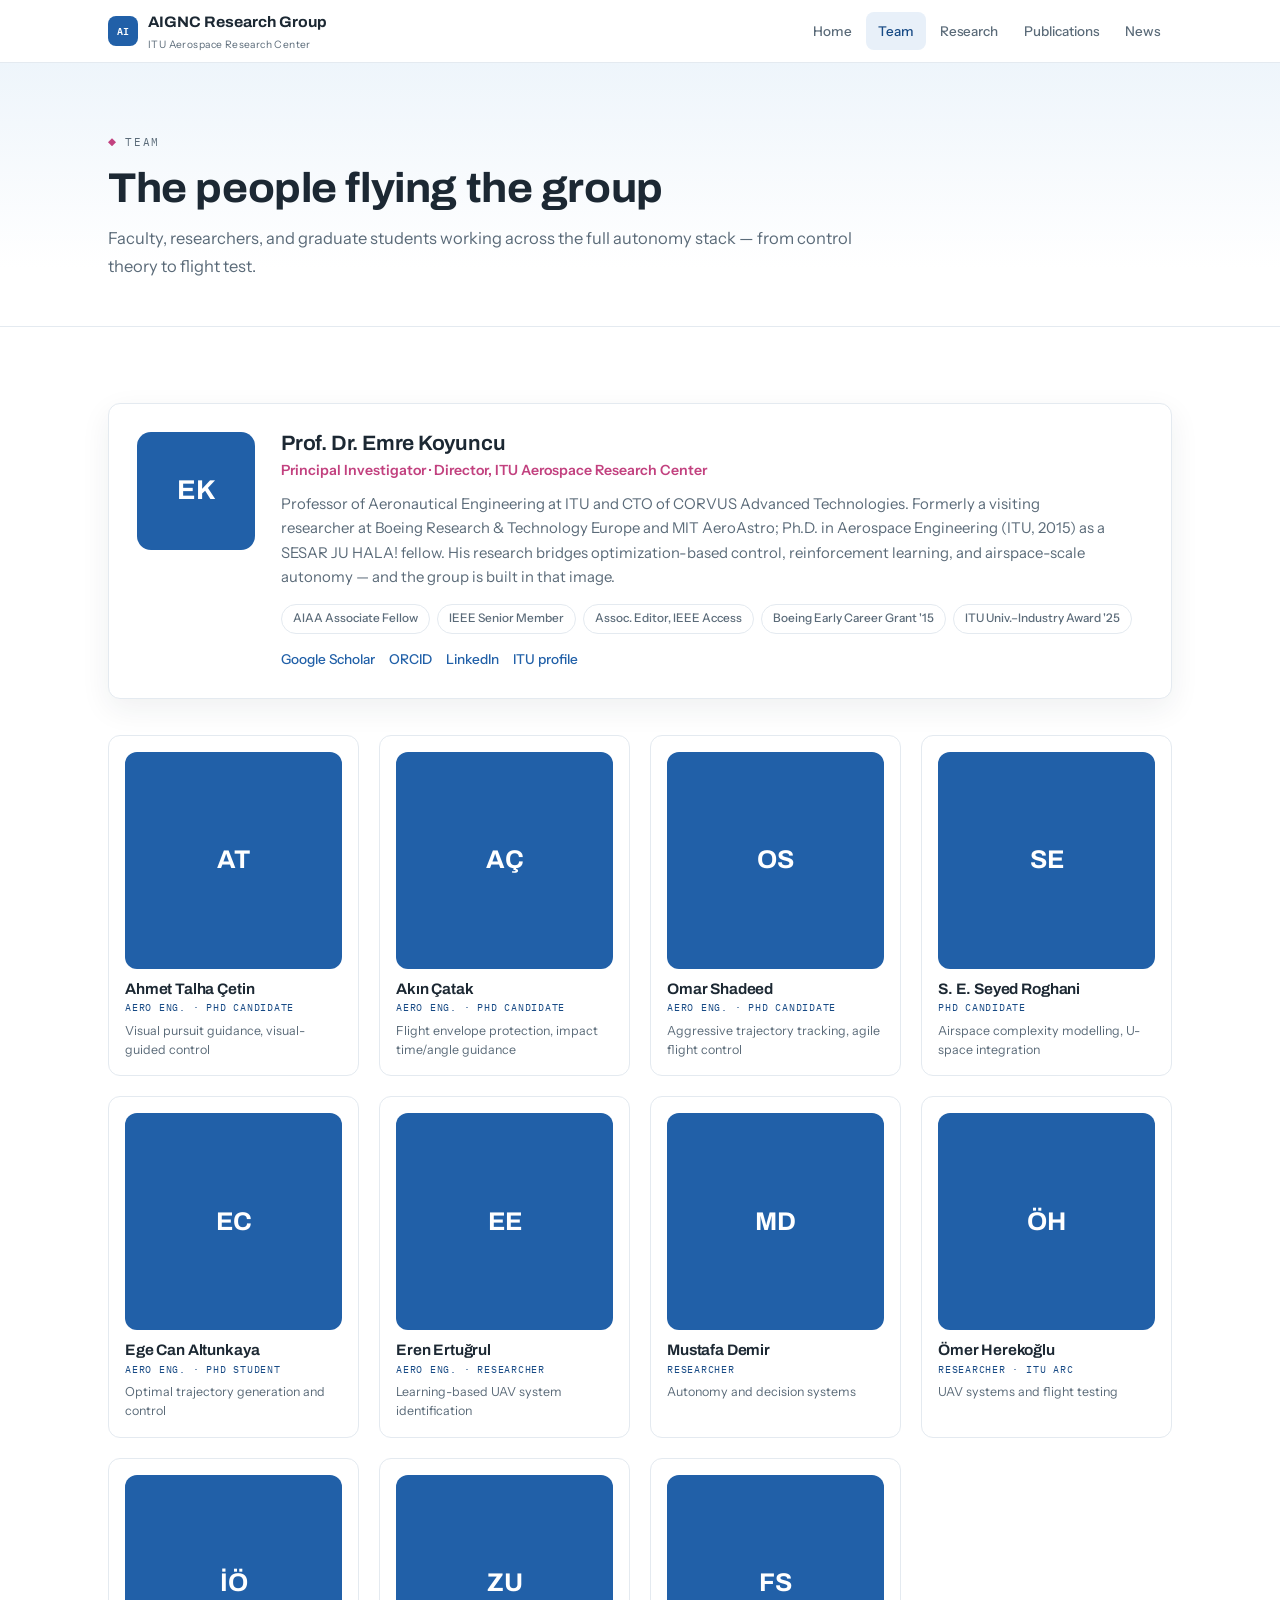
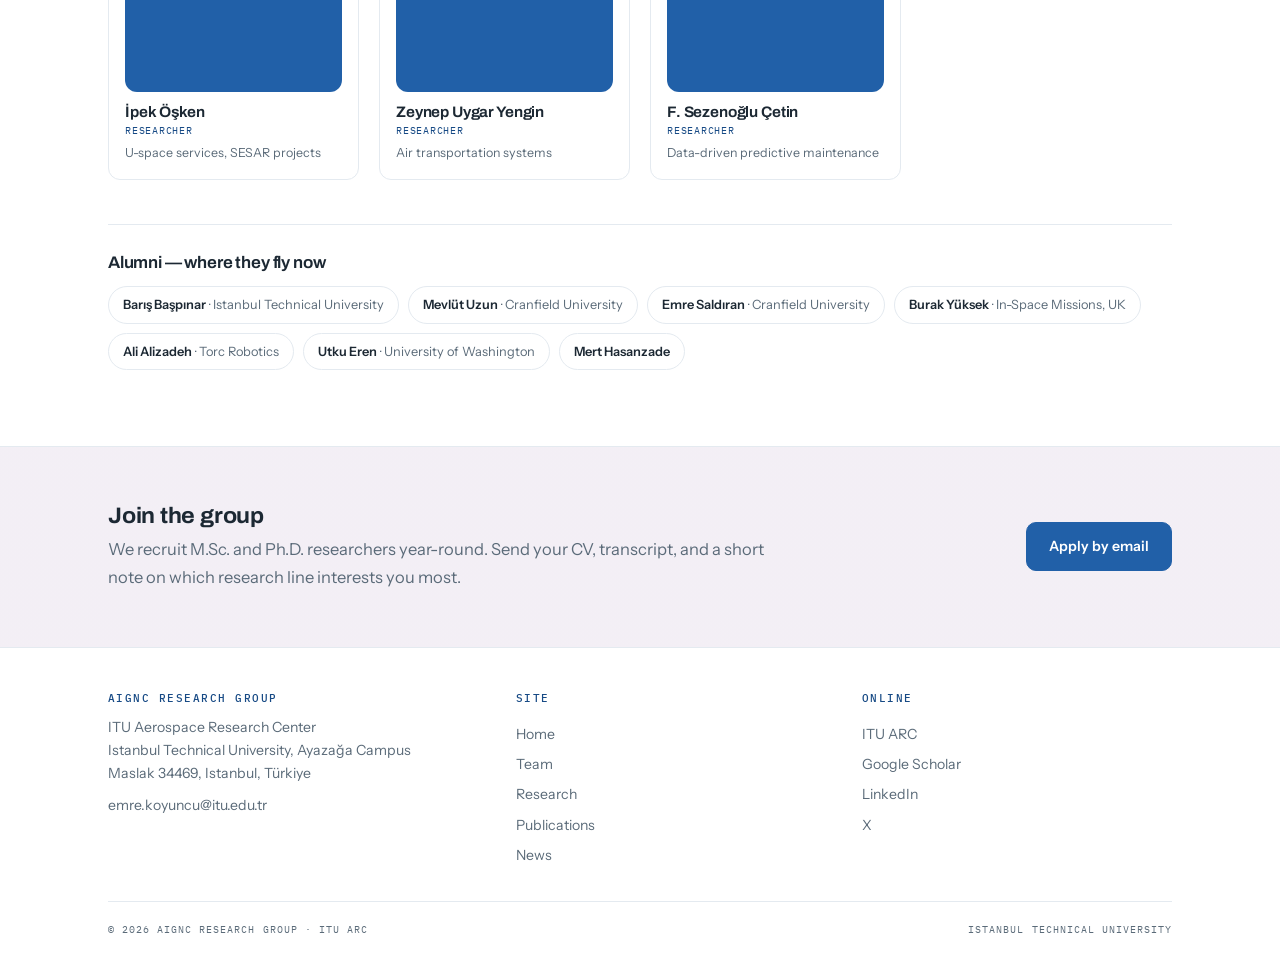
<file: canva-team.html>
<!DOCTYPE html>
<html lang="en">
<head>
<meta charset="UTF-8">
<meta name="viewport" content="width=device-width, initial-scale=1.0">
<title>Team — AIGNC Research Group | ITU Aerospace Research Center</title>
<meta name="description" content="The people of the AI-based Guidance, Navigation and Control Research Group at ITU Aerospace Research Center.">
<link rel="preconnect" href="https://fonts.googleapis.com">
<link rel="preconnect" href="https://fonts.gstatic.com" crossorigin>
<link href="https://fonts.googleapis.com/css2?family=Archivo:wdth,wght@88..112,400..750&family=Instrument+Sans:ital,wght@0,400..700;1,400&family=IBM+Plex+Mono:wght@400;500&display=swap" rel="stylesheet">
<style>
/* AIGNC Research Group — shared styles */
:root{
  --bg:#FFFFFF; --bg-soft:#F5F8FB; --bg-sky:linear-gradient(180deg,#EEF5FB 0%,#FFFFFF 78%);
  --ink:#1C2833; --ink-dim:#5B6B79; --line:#E4EAF0;
  --blue:#2160A8; --blue-deep:#174A85; --blue-tint:#E8F0F9;
  --magenta:#C2417F;
  --radius:12px; --maxw:1120px;
  --font-display:"Archivo",system-ui,sans-serif;
  --font-body:"Instrument Sans",system-ui,sans-serif;
  --font-mono:"IBM Plex Mono",Consolas,monospace;
  --shadow:0 10px 30px rgba(28,40,51,.07);
}
*{margin:0;padding:0;box-sizing:border-box}
html{scroll-behavior:smooth;scroll-padding-top:80px}
body{font-family:var(--font-body);font-size:16.5px;line-height:1.65;color:var(--ink);background:var(--bg);-webkit-font-smoothing:antialiased}
::selection{background:var(--blue);color:#fff}
.wrap{max-width:var(--maxw);margin:0 auto;padding:0 28px}
h1,h2,h3,h4{font-family:var(--font-display);line-height:1.15;letter-spacing:-.01em;color:var(--ink)}
h2{font-size:clamp(1.6rem,3vw,2.15rem);font-weight:700;font-variation-settings:"wdth" 104}
h3{font-size:1.05rem;font-weight:650;font-variation-settings:"wdth" 102}
a{color:var(--blue);text-decoration:none}
a:hover{text-decoration:underline;text-underline-offset:3px}
a:focus-visible,button:focus-visible{outline:2px solid var(--blue);outline-offset:3px;border-radius:4px}
section{padding:76px 0}
.alt{background:var(--bg-soft);border-top:1px solid var(--line);border-bottom:1px solid var(--line)}
.eyebrow{display:inline-flex;align-items:center;gap:9px;font-family:var(--font-mono);font-size:.7rem;letter-spacing:.16em;text-transform:uppercase;color:var(--blue);margin-bottom:14px}
.eyebrow::before{content:"";width:8px;height:8px;flex:none;background:var(--magenta);clip-path:polygon(50% 0,100% 50%,50% 100%,0 50%)}
.sec-head{max-width:760px;margin-bottom:38px}
.sec-head p{margin-top:12px;color:var(--ink-dim);font-size:1rem}
.reveal{opacity:1}

@media (prefers-reduced-motion:reduce){
  .reveal{opacity:1;transform:none;transition:none}
  html{scroll-behavior:auto}
  #fpath{stroke-dashoffset:0 !important;animation:none !important}
}

/* nav */
.nav{position:sticky;top:0;z-index:60;background:rgba(255,255,255,.9);backdrop-filter:blur(10px);border-bottom:1px solid var(--line)}
.nav-in{max-width:var(--maxw);margin:0 auto;padding:0 28px;display:flex;align-items:center;gap:20px;height:62px}
.brand{display:flex;align-items:center;gap:10px}
.brand:hover{text-decoration:none}
.brand .mark{width:30px;height:30px;border-radius:8px;background:var(--blue);display:grid;place-items:center;color:#fff;font-family:var(--font-mono);font-size:.6rem;font-weight:600}
.brand b{font-family:var(--font-display);font-weight:700;font-size:.95rem;color:var(--ink);font-variation-settings:"wdth" 104}
.brand small{display:block;font-size:.64rem;color:var(--ink-dim);letter-spacing:.04em;margin-top:1px}
.nav-links{display:flex;gap:2px;margin-left:auto;overflow-x:auto;scrollbar-width:none}
.nav-links::-webkit-scrollbar{display:none}
.nav-links a{font-size:.84rem;font-weight:500;color:var(--ink-dim);padding:8px 12px;border-radius:8px;white-space:nowrap}
.nav-links a:hover{color:var(--blue-deep);background:var(--blue-tint);text-decoration:none}
.nav-links a.on{color:var(--blue-deep);background:var(--blue-tint)}

/* buttons */
.btn{display:inline-block;font-weight:600;font-size:.88rem;padding:12px 22px;border-radius:10px;border:1px solid var(--line);color:var(--ink);background:#fff;transition:all .2s ease}
.btn:hover{text-decoration:none;transform:translateY(-1px);border-color:var(--blue);color:var(--blue-deep);box-shadow:var(--shadow)}
.btn.primary{background:var(--blue);border-color:var(--blue);color:#fff}
.btn.primary:hover{background:var(--blue-deep);border-color:var(--blue-deep);color:#fff}

/* home hero */
.hero{background:var(--bg-sky);position:relative;overflow:hidden}
.hero-in{max-width:var(--maxw);margin:0 auto;padding:66px 28px 0;position:relative;z-index:1}
.hero h1{font-size:clamp(1.9rem,4.4vw,3rem);font-weight:730;font-variation-settings:"wdth" 106;max-width:17em}
.hero h1 em{font-style:normal;color:var(--blue)}
.hero .sub{margin-top:16px;max-width:46em;font-size:1.06rem;color:var(--ink-dim)}
.hero .sub b{color:var(--ink);font-weight:600}
.hero-ctas{display:flex;flex-wrap:wrap;gap:12px;margin-top:26px}
.skyband{position:relative;margin-top:4px;height:180px}
.skyband svg{position:absolute;inset:0;width:100%;height:100%}
#fpath{stroke:var(--magenta);stroke-width:2;fill:none}

.gridline{stroke:#D7E3EE;stroke-width:1;stroke-dasharray:2 7}
.wpd{fill:#fff;stroke:var(--blue);stroke-width:1.4}
.wpt-lab{font-family:var(--font-mono);font-size:8.5px;fill:var(--ink-dim);letter-spacing:1px}

/* page header (inner pages) */
.pagehead{background:var(--bg-sky);padding:58px 0 46px;border-bottom:1px solid var(--line)}
.pagehead h1{font-size:clamp(1.8rem,3.8vw,2.6rem);font-weight:720;font-variation-settings:"wdth" 105}
.pagehead p{margin-top:12px;color:var(--ink-dim);max-width:46em}

/* news */
.news-teaser{display:grid;grid-template-columns:repeat(3,1fr);gap:20px}
.ncard{background:#fff;border:1px solid var(--line);border-radius:var(--radius);padding:22px;display:flex;flex-direction:column;gap:8px;transition:transform .2s ease,box-shadow .2s ease}
.ncard:hover{transform:translateY(-3px);box-shadow:var(--shadow);text-decoration:none}
.ncard .date{font-family:var(--font-mono);font-size:.66rem;letter-spacing:.1em;text-transform:uppercase;color:var(--magenta)}
.ncard h3{font-size:1rem;line-height:1.4;color:var(--ink)}
.ncard p{font-size:.85rem;color:var(--ink-dim)}
.ncard .go{margin-top:auto;font-size:.82rem;font-weight:600;color:var(--blue-deep)}
.newslist{border-top:1px solid var(--line)}
.nrow{display:grid;grid-template-columns:110px 1fr auto;gap:20px;align-items:baseline;padding:18px 4px;border-bottom:1px solid var(--line);color:var(--ink)}
.nrow:hover{text-decoration:none;background:var(--bg-soft)}
.nrow .date{font-family:var(--font-mono);font-size:.72rem;color:var(--magenta)}
.nrow h3{font-size:1rem;font-weight:600}
.nrow p{font-size:.86rem;color:var(--ink-dim);margin-top:3px}
.nrow .arr{color:var(--blue-deep);font-weight:700}

/* affiliations strip */
.affil{display:flex;flex-wrap:wrap;align-items:baseline;gap:10px 30px;padding:26px 0;border-top:1px solid var(--line);border-bottom:1px solid var(--line)}
.affil .lbl{font-family:var(--font-mono);font-size:.66rem;letter-spacing:.14em;text-transform:uppercase;color:var(--ink-dim)}
.affil span{font-family:var(--font-display);font-variation-settings:"wdth" 103;font-weight:600;font-size:.95rem;color:#8496A6}

/* videos */
.video-grid{display:grid;grid-template-columns:repeat(3,1fr);gap:22px}
.vcard .frame{position:relative;aspect-ratio:16/9;border-radius:var(--radius);overflow:hidden;border:1px solid var(--line);background:var(--bg-soft)}
.vcard iframe{position:absolute;inset:0;width:100%;height:100%;border:0}
.vcard .ph{position:absolute;inset:0;display:grid;place-items:center;text-align:center;padding:20px;color:var(--ink-dim);font-size:.82rem}
.vcard .ph b{display:block;font-family:var(--font-mono);font-size:.66rem;letter-spacing:.1em;color:var(--blue-deep);margin-bottom:6px}
.vcard figcaption{margin-top:10px;font-size:.86rem;font-style:italic;color:var(--ink-dim)}

/* bio */
.bio-grid{display:grid;grid-template-columns:1.35fr .85fr;gap:52px;align-items:start}
.bio-grid .lede{font-size:1.12rem;line-height:1.7}
.bio-grid p+p{margin-top:16px;color:var(--ink-dim)}
.host-card{background:#fff;border:1px solid var(--line);border-radius:var(--radius);padding:24px;box-shadow:var(--shadow)}
.host-card h3{font-size:.95rem;margin-bottom:12px}
.host-card .row{display:flex;gap:12px;padding:10px 0;border-top:1px dashed var(--line);font-size:.86rem;align-items:baseline}
.host-card .row:first-of-type{border-top:none;padding-top:0}
.host-card .row b{font-family:var(--font-mono);font-size:.66rem;letter-spacing:.08em;color:var(--blue-deep);min-width:70px;text-transform:uppercase;font-weight:500}

/* biography (index.html) */
.bio-leader{display:grid;grid-template-columns:250px 1fr;gap:44px;align-items:start}
.bio-leader .pf.lg{width:100%;height:auto;aspect-ratio:1/1;border-radius:14px;font-size:3rem}
.bio-leader .quick{display:flex;flex-direction:column;gap:8px;margin-top:14px;font-size:.85rem;font-weight:500}
.bio-text p{font-size:.98rem}
.bio-text p:first-child{font-size:1.08rem;line-height:1.7}
.bio-text p+p{margin-top:14px;color:var(--ink-dim)}

/* research / projects / labs (research.html) */
.themes{display:grid;grid-template-columns:1fr 1fr;gap:22px}
.theme{background:#fff;border:1px solid var(--line);border-radius:var(--radius);padding:28px;transition:transform .22s ease,box-shadow .22s ease,border-color .22s ease}
.theme:hover{transform:translateY(-3px);box-shadow:var(--shadow);border-color:#CBD9E6}
.theme .num{font-family:var(--font-mono);font-size:.66rem;letter-spacing:.14em;color:var(--magenta);text-transform:uppercase}
.theme h3{font-size:1.18rem;margin:8px 0 8px}
.theme>p{font-size:.92rem;color:var(--ink-dim);margin-bottom:16px}
.chips{display:flex;flex-wrap:wrap;gap:7px}
.chips span{font-size:.76rem;font-weight:500;color:var(--blue-deep);background:var(--blue-tint);border-radius:99px;padding:5px 11px}
.projects-grid{display:grid;grid-template-columns:repeat(3,1fr);gap:22px}
.proj{background:#fff;border:1px solid var(--line);border-radius:var(--radius);padding:24px;display:flex;flex-direction:column;gap:10px;transition:transform .22s ease,box-shadow .22s ease}
.proj:hover{transform:translateY(-3px);box-shadow:var(--shadow)}
.proj .top{display:flex;justify-content:space-between;align-items:center;gap:10px}
.proj .funder{font-family:var(--font-mono);font-size:.62rem;font-weight:500;letter-spacing:.1em;text-transform:uppercase;color:var(--blue-deep);background:var(--blue-tint);border-radius:99px;padding:4px 10px}
.proj .status{font-family:var(--font-mono);font-size:.6rem;letter-spacing:.1em;text-transform:uppercase;color:var(--ink-dim);display:inline-flex;align-items:center;gap:6px}
.proj .status::before{content:"";width:7px;height:7px;border-radius:50%;background:#B9C7D4}
.proj .status.active::before{background:#3FA26A}
.proj .status.active{color:#2C7A50}
.proj h3{font-size:1.02rem}
.proj p{font-size:.88rem;color:var(--ink-dim)}
.fac-grid{display:grid;grid-template-columns:repeat(3,1fr);gap:22px}
.fac{background:#fff;border:1px solid var(--line);border-radius:var(--radius);padding:26px}
.fac .loc{font-family:var(--font-mono);font-size:.64rem;letter-spacing:.12em;text-transform:uppercase;color:var(--magenta);margin-bottom:8px}
.fac h3{font-size:1.05rem;margin-bottom:8px}
.fac p{font-size:.88rem;color:var(--ink-dim)}

/* team (team.html) */
.leader{display:grid;grid-template-columns:auto 1fr;gap:26px;align-items:start;background:#fff;border:1px solid var(--line);border-radius:var(--radius);padding:28px;box-shadow:var(--shadow);margin-bottom:36px}
.pf{width:118px;height:118px;border-radius:14px;overflow:hidden;flex:none;background:var(--blue);display:grid;place-items:center;color:#fff;font-family:var(--font-display);font-weight:700;font-size:1.7rem}
.pf img{width:100%;height:100%;object-fit:cover;display:block}
.pf.sm{width:100%;height:auto;aspect-ratio:1/1;border-radius:12px;font-size:1.6rem}
.leader h3{font-size:1.3rem}
.leader .role{color:var(--magenta);font-weight:600;font-size:.88rem;margin:3px 0 10px}
.leader p{font-size:.93rem;color:var(--ink-dim);max-width:56em}
.leader .creds{display:flex;flex-wrap:wrap;gap:7px;margin-top:14px}
.leader .creds span{font-size:.74rem;font-weight:500;color:var(--ink-dim);border:1px solid var(--line);border-radius:99px;padding:4px 11px}
.leader .links{display:flex;flex-wrap:wrap;gap:14px;margin-top:14px;font-size:.85rem;font-weight:500}
.people-grid{display:grid;grid-template-columns:repeat(4,1fr);gap:20px}
.person{background:#fff;border:1px solid var(--line);border-radius:var(--radius);padding:16px;transition:transform .2s ease,box-shadow .2s ease}
.person:hover{transform:translateY(-3px);box-shadow:var(--shadow)}
.person h4{font-family:var(--font-display);font-variation-settings:"wdth" 102;font-size:.95rem;font-weight:650;margin-top:12px}
.person .deg{font-family:var(--font-mono);font-size:.6rem;letter-spacing:.08em;text-transform:uppercase;color:var(--blue-deep);margin:3px 0 6px}
.person p{font-size:.78rem;color:var(--ink-dim);line-height:1.5}
.alumni{margin-top:44px;padding-top:28px;border-top:1px solid var(--line)}
.alumni h3{margin-bottom:14px}
.alumni-row{display:flex;flex-wrap:wrap;gap:9px}
.alumni-row span{font-size:.8rem;color:var(--ink-dim);background:#fff;border:1px solid var(--line);border-radius:99px;padding:7px 14px}
.alumni-row b{color:var(--ink);font-weight:600}

/* publications (publications.html) */
.pubyear{font-family:var(--font-mono);font-size:.78rem;letter-spacing:.14em;color:var(--magenta);margin:34px 0 6px}
.pub-list{border-top:1px solid var(--line)}
.pub{display:grid;grid-template-columns:1fr auto;gap:20px;align-items:baseline;padding:16px 4px;border-bottom:1px solid var(--line)}
.pub h3{font-size:1rem;font-weight:600;line-height:1.45;font-variation-settings:"wdth" 100}
.pub .auth{font-size:.83rem;color:var(--ink-dim);margin-top:3px}
.pub .venue{font-family:var(--font-mono);font-size:.68rem;letter-spacing:.04em;color:var(--blue-deep);text-align:right;max-width:230px}

/* join + footer */
.joinbar{background:linear-gradient(0deg,rgba(198,75,140,.05),rgba(198,75,140,.05)),var(--bg-soft);border-top:1px solid var(--line);padding:56px 0}
.joinbar .in{display:flex;flex-wrap:wrap;gap:24px;align-items:center;justify-content:space-between}
.joinbar p{color:var(--ink-dim);max-width:40em;margin-top:8px}
footer{border-top:1px solid var(--line);padding:44px 0 30px;background:#fff}
.foot-grid{display:grid;grid-template-columns:1.2fr 1fr 1fr;gap:36px}
.foot-grid h3{font-family:var(--font-mono);font-size:.66rem;font-weight:500;letter-spacing:.14em;text-transform:uppercase;color:var(--blue-deep);margin-bottom:12px}
.foot-grid p,.foot-grid a{font-size:.88rem;color:var(--ink-dim)}
.foot-grid .fl{display:flex;flex-direction:column;gap:7px}
.foot-base{margin-top:34px;padding-top:20px;border-top:1px solid var(--line);display:flex;justify-content:space-between;gap:16px;flex-wrap:wrap;font-family:var(--font-mono);font-size:.64rem;letter-spacing:.1em;color:var(--ink-dim);text-transform:uppercase}

@media (max-width:960px){
  .themes,.bio-grid{grid-template-columns:1fr;gap:34px}
  .news-teaser,.video-grid,.projects-grid,.fac-grid{grid-template-columns:1fr 1fr}
  .people-grid{grid-template-columns:repeat(3,1fr)}
  .foot-grid{grid-template-columns:1fr 1fr}
  .skyband{height:150px}
}
@media (max-width:620px){
  section{padding:58px 0}
  .wrap{padding:0 20px}
  .nav-in{padding:0 20px;gap:12px}
  .brand small{display:none}
  .news-teaser,.video-grid,.projects-grid,.fac-grid{grid-template-columns:1fr}
  .people-grid{grid-template-columns:1fr 1fr}
  .leader{grid-template-columns:1fr}
  .nrow{grid-template-columns:84px 1fr}
  .nrow .arr{display:none}
  .pub{grid-template-columns:1fr}
  .pub .venue{text-align:left}
  .foot-grid{grid-template-columns:1fr}
  .skyband{height:120px}
}

</style>
</head>
<body>

<nav class="nav" aria-label="Primary">
  <div class="nav-in">
    <a class="brand" href="index.html">
      <span class="mark">AI</span>
      <span><b>AIGNC Research Group</b><small>ITU Aerospace Research Center</small></span>
    </a>
    <div class="nav-links">
      <a href="index.html">Home</a>
      <a href="team.html" class="on">Team</a>
      <a href="research.html">Research</a>
      <a href="publications.html">Publications</a>
      <a href="index.html#news">News</a>
    </div>
  </div>
</nav>

<header class="pagehead">
  <div class="wrap">
    <p class="eyebrow">Team</p>
    <h1>The people flying the group</h1>
    <p>Faculty, researchers, and graduate students working across the full autonomy stack —
    from control theory to flight test.</p>
  </div>
</header>

<section>
  <div class="wrap">
    <!-- leader -->
    <article class="leader reveal">
      <div class="pf">EK</div>
      <div>
        <h3>Prof. Dr. Emre Koyuncu</h3>
        <p class="role">Principal Investigator · Director, ITU Aerospace Research Center</p>
        <p>
          Professor of Aeronautical Engineering at ITU and CTO of CORVUS Advanced Technologies.
          Formerly a visiting researcher at Boeing Research &amp; Technology Europe and MIT
          AeroAstro; Ph.D. in Aerospace Engineering (ITU, 2015) as a SESAR JU HALA! fellow. His
          research bridges optimization-based control, reinforcement learning, and airspace-scale
          autonomy — and the group is built in that image.
        </p>
        <div class="creds">
          <span>AIAA Associate Fellow</span><span>IEEE Senior Member</span>
          <span>Assoc. Editor, IEEE Access</span><span>Boeing Early Career Grant '15</span>
          <span>ITU Univ.–Industry Award '25</span>
        </div>
        <div class="links">
          <a href="https://scholar.google.com/citations?user=b13mKdoAAAAJ" target="_blank" rel="noopener">Google Scholar</a>
          <a href="https://orcid.org/0000-0002-0726-4979" target="_blank" rel="noopener">ORCID</a>
          <a href="https://www.linkedin.com/in/koyuncue/" target="_blank" rel="noopener">LinkedIn</a>
          <a href="https://research.itu.edu.tr/en/persons/koyuncuem" target="_blank" rel="noopener">ITU profile</a>
        </div>
      </div>
    </article>

    <!-- members grid: rendered from the TEAM array below -->
    <div class="people-grid">
      <article class="person"><div class="pf sm">AT</div><h4>Ahmet Talha Çetin</h4><p class="deg">Aero Eng. · PhD Candidate</p><p>Visual pursuit guidance, visual-guided control</p></article>
      <article class="person"><div class="pf sm">AÇ</div><h4>Akın Çatak</h4><p class="deg">Aero Eng. · PhD Candidate</p><p>Flight envelope protection, impact time/angle guidance</p></article>
      <article class="person"><div class="pf sm">OS</div><h4>Omar Shadeed</h4><p class="deg">Aero Eng. · PhD Candidate</p><p>Aggressive trajectory tracking, agile flight control</p></article>
      <article class="person"><div class="pf sm">SE</div><h4>S. E. Seyed Roghani</h4><p class="deg">PhD Candidate</p><p>Airspace complexity modelling, U-space integration</p></article>
      <article class="person"><div class="pf sm">EC</div><h4>Ege Can Altunkaya</h4><p class="deg">Aero Eng. · PhD Student</p><p>Optimal trajectory generation and control</p></article>
      <article class="person"><div class="pf sm">EE</div><h4>Eren Ertuğrul</h4><p class="deg">Aero Eng. · Researcher</p><p>Learning-based UAV system identification</p></article>
      <article class="person"><div class="pf sm">MD</div><h4>Mustafa Demir</h4><p class="deg">Researcher</p><p>Autonomy and decision systems</p></article>
      <article class="person"><div class="pf sm">ÖH</div><h4>Ömer Herekoğlu</h4><p class="deg">Researcher · ITU ARC</p><p>UAV systems and flight testing</p></article>
      <article class="person"><div class="pf sm">İÖ</div><h4>İpek Öşken</h4><p class="deg">Researcher</p><p>U-space services, SESAR projects</p></article>
      <article class="person"><div class="pf sm">ZU</div><h4>Zeynep Uygar Yengin</h4><p class="deg">Researcher</p><p>Air transportation systems</p></article>
      <article class="person"><div class="pf sm">FS</div><h4>F. Sezenoğlu Çetin</h4><p class="deg">Researcher</p><p>Data-driven predictive maintenance</p></article>
    </div>

    <div class="alumni reveal">
      <h3>Alumni — where they fly now</h3>
      <div class="alumni-row">
        <span><b>Barış Başpınar</b> · Istanbul Technical University</span>
        <span><b>Mevlüt Uzun</b> · Cranfield University</span>
        <span><b>Emre Saldıran</b> · Cranfield University</span>
        <span><b>Burak Yüksek</b> · In-Space Missions, UK</span>
        <span><b>Ali Alizadeh</b> · Torc Robotics</span>
        <span><b>Utku Eren</b> · University of Washington</span>
        <span><b>Mert Hasanzade</b></span>
      </div>
    </div>
  </div>
</section>

<div class="joinbar">
  <div class="wrap in">
    <div>
      <h2 style="font-size:1.4rem">Join the group</h2>
      <p>We recruit M.Sc. and Ph.D. researchers year-round. Send your CV, transcript, and a
      short note on which research line interests you most.</p>
    </div>
    <a class="btn primary" href="mailto:emre.koyuncu@itu.edu.tr?subject=AIGNC%20—%20Graduate%20application">Apply by email</a>
  </div>
</div>

<footer>
  <div class="wrap">
    <div class="foot-grid">
      <div>
        <h3>AIGNC Research Group</h3>
        <p>ITU Aerospace Research Center<br>Istanbul Technical University, Ayazağa Campus<br>Maslak 34469, Istanbul, Türkiye</p>
        <p style="margin-top:8px"><a href="mailto:emre.koyuncu@itu.edu.tr">emre.koyuncu@itu.edu.tr</a></p>
      </div>
      <div class="fl">
        <h3>Site</h3>
        <a href="index.html">Home</a><a href="team.html">Team</a>
        <a href="research.html">Research</a><a href="publications.html">Publications</a>
        <a href="index.html#news">News</a>
      </div>
      <div class="fl">
        <h3>Online</h3>
        <a href="https://arc.itu.edu.tr" target="_blank" rel="noopener">ITU ARC</a>
        <a href="https://scholar.google.com/citations?user=b13mKdoAAAAJ" target="_blank" rel="noopener">Google Scholar</a>
        <a href="https://www.linkedin.com/in/koyuncue/" target="_blank" rel="noopener">LinkedIn</a>
        <a href="https://x.com/koyuncuemr" target="_blank" rel="noopener">X</a>
      </div>
    </div>
    <div class="foot-base">
      <span>© 2026 AIGNC Research Group · ITU ARC</span>
      <span>Istanbul Technical University</span>
    </div>
  </div>
</footer>


</body>
</html>
</file>
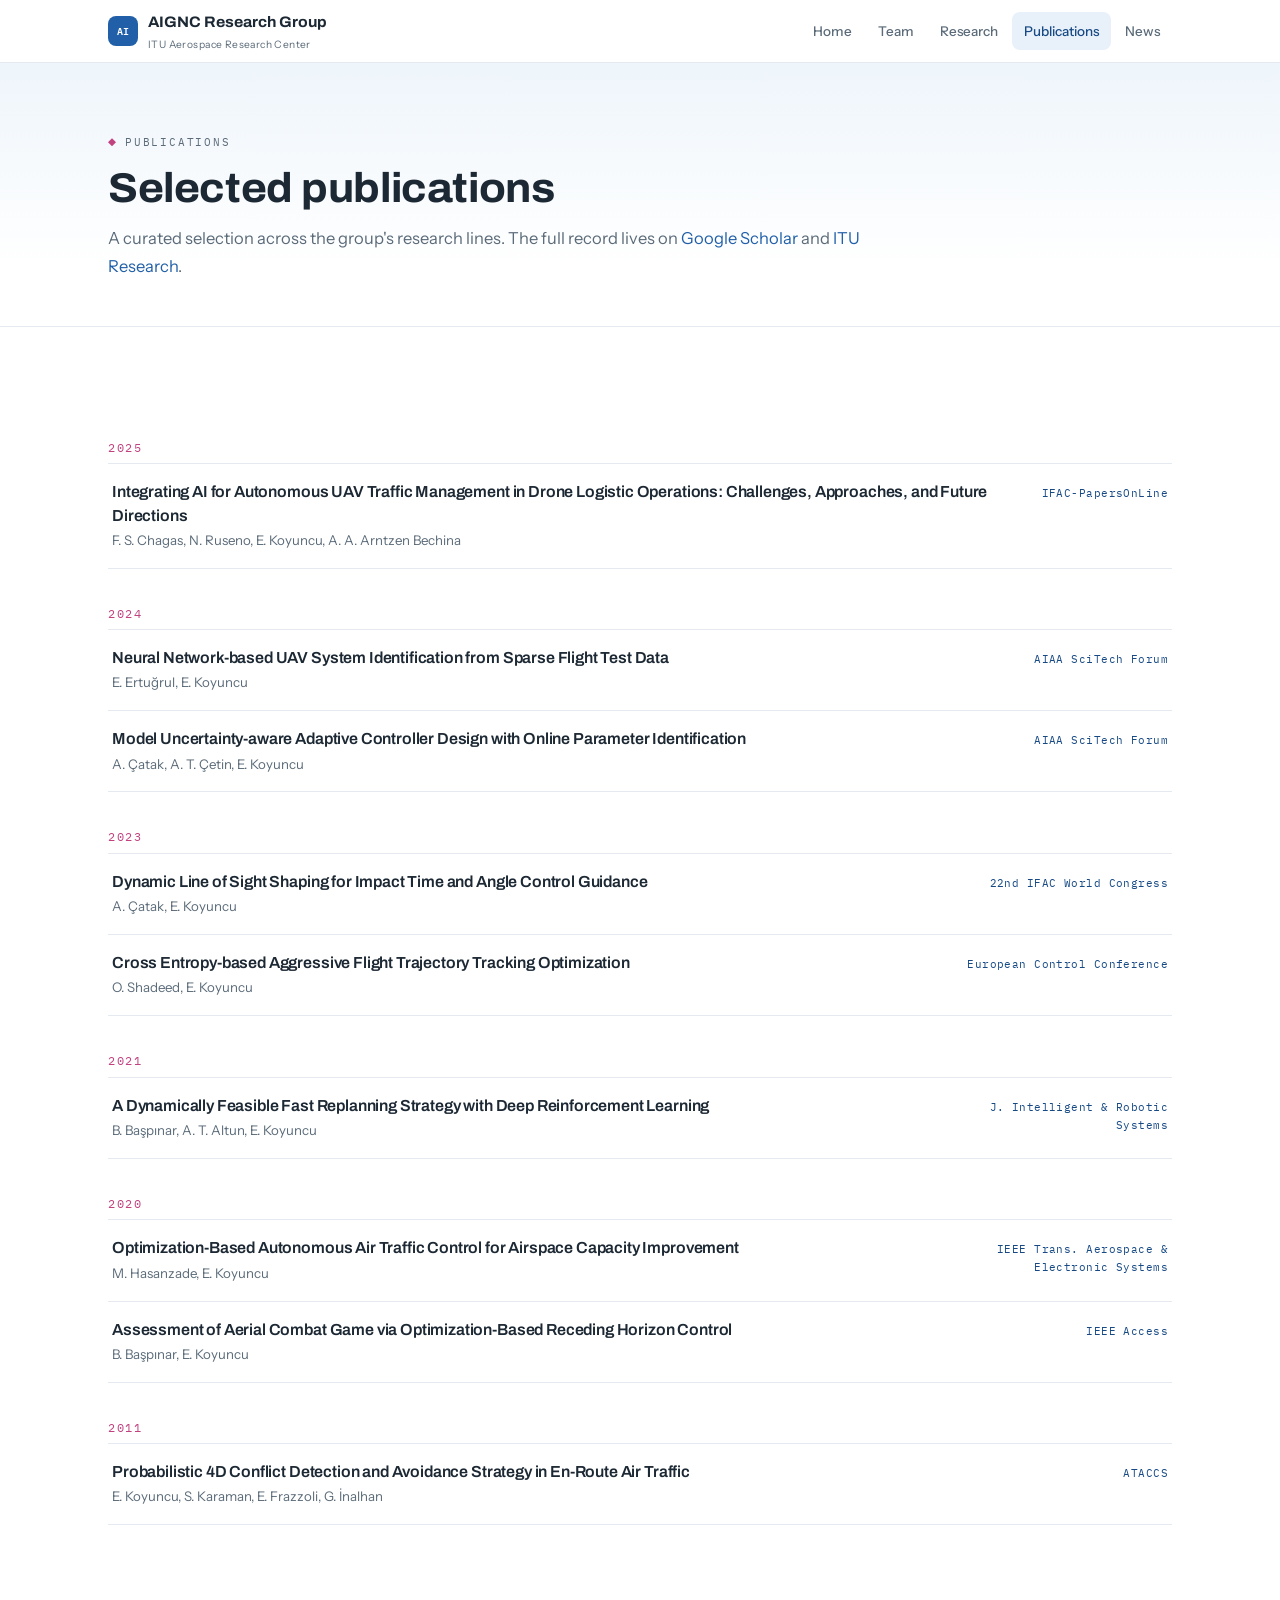
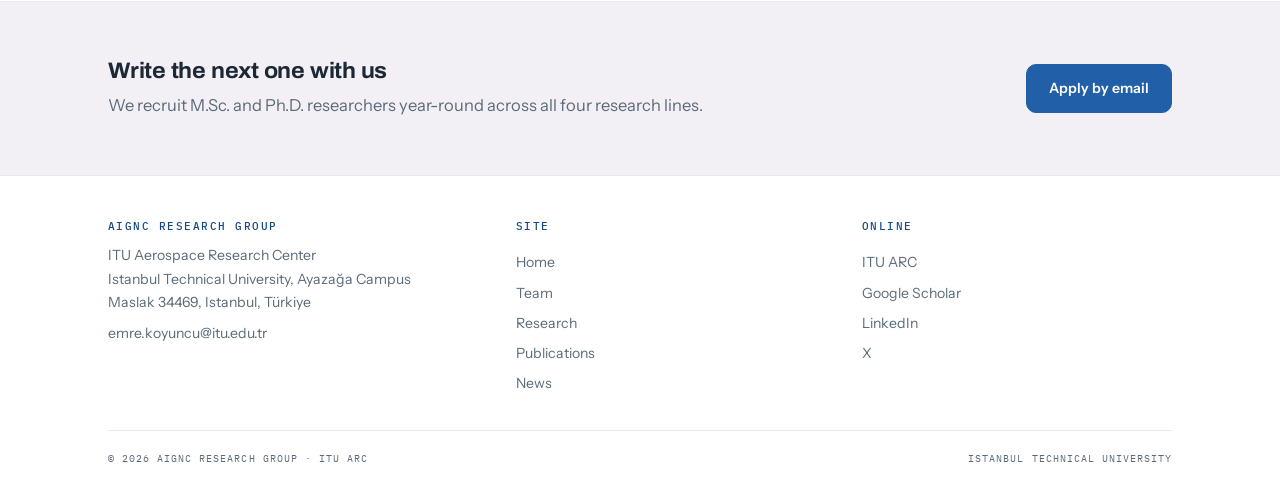
<file: publications.html>
<!DOCTYPE html>
<html lang="en">
<head>
<meta charset="UTF-8">
<meta name="viewport" content="width=device-width, initial-scale=1.0">
<title>Publications — AIGNC Research Group | ITU Aerospace Research Center</title>
<meta name="description" content="Selected publications of the AIGNC Research Group at ITU Aerospace Research Center.">
<link rel="preconnect" href="https://fonts.googleapis.com">
<link rel="preconnect" href="https://fonts.gstatic.com" crossorigin>
<link href="https://fonts.googleapis.com/css2?family=Archivo:wdth,wght@88..112,400..750&family=Instrument+Sans:ital,wght@0,400..700;1,400&family=IBM+Plex+Mono:wght@400;500&display=swap" rel="stylesheet">
<link rel="stylesheet" href="styles.css">
</head>
<body>

<nav class="nav" aria-label="Primary">
  <div class="nav-in">
    <a class="brand" href="index.html">
      <span class="mark">AI</span>
      <span><b>AIGNC Research Group</b><small>ITU Aerospace Research Center</small></span>
    </a>
    <div class="nav-links">
      <a href="index.html">Home</a>
      <a href="team.html">Team</a>
      <a href="research.html">Research</a>
      <a href="publications.html" class="on">Publications</a>
      <a href="index.html#news">News</a>
    </div>
  </div>
</nav>

<header class="pagehead">
  <div class="wrap">
    <p class="eyebrow">Publications</p>
    <h1>Selected publications</h1>
    <p>A curated selection across the group's research lines. The full record lives on
    <a href="https://scholar.google.com/citations?user=b13mKdoAAAAJ" target="_blank" rel="noopener">Google Scholar</a> and
    <a href="https://research.itu.edu.tr/en/persons/koyuncuem" target="_blank" rel="noopener">ITU Research</a>.</p>
  </div>
</header>

<section>
  <div class="wrap reveal">
    <div id="pubWrap">

    <p class="pubyear">2025</p>
    <div class="pub-list">
      <article class="pub">
        <div>
          <h3>Integrating AI for Autonomous UAV Traffic Management in Drone Logistic Operations: Challenges, Approaches, and Future Directions</h3>
          <p class="auth">F. S. Chagas, N. Ruseno, E. Koyuncu, A. A. Arntzen Bechina</p>
        </div>
        <span class="venue">IFAC-PapersOnLine</span>
      </article>
    </div>

    <p class="pubyear">2024</p>
    <div class="pub-list">
      <article class="pub">
        <div>
          <h3>Neural Network-based UAV System Identification from Sparse Flight Test Data</h3>
          <p class="auth">E. Ertuğrul, E. Koyuncu</p>
        </div>
        <span class="venue">AIAA SciTech Forum</span>
      </article>
      <article class="pub">
        <div>
          <h3>Model Uncertainty-aware Adaptive Controller Design with Online Parameter Identification</h3>
          <p class="auth">A. Çatak, A. T. Çetin, E. Koyuncu</p>
        </div>
        <span class="venue">AIAA SciTech Forum</span>
      </article>
    </div>

    <p class="pubyear">2023</p>
    <div class="pub-list">
      <article class="pub">
        <div>
          <h3>Dynamic Line of Sight Shaping for Impact Time and Angle Control Guidance</h3>
          <p class="auth">A. Çatak, E. Koyuncu</p>
        </div>
        <span class="venue">22nd IFAC World Congress</span>
      </article>
      <article class="pub">
        <div>
          <h3>Cross Entropy-based Aggressive Flight Trajectory Tracking Optimization</h3>
          <p class="auth">O. Shadeed, E. Koyuncu</p>
        </div>
        <span class="venue">European Control Conference</span>
      </article>
    </div>

    <p class="pubyear">2021</p>
    <div class="pub-list">
      <article class="pub">
        <div>
          <h3>A Dynamically Feasible Fast Replanning Strategy with Deep Reinforcement Learning</h3>
          <p class="auth">B. Başpınar, A. T. Altun, E. Koyuncu</p>
        </div>
        <span class="venue">J. Intelligent &amp; Robotic Systems</span>
      </article>
    </div>

    <p class="pubyear">2020</p>
    <div class="pub-list">
      <article class="pub">
        <div>
          <h3>Optimization-Based Autonomous Air Traffic Control for Airspace Capacity Improvement</h3>
          <p class="auth">M. Hasanzade, E. Koyuncu</p>
        </div>
        <span class="venue">IEEE Trans. Aerospace &amp; Electronic Systems</span>
      </article>
      <article class="pub">
        <div>
          <h3>Assessment of Aerial Combat Game via Optimization-Based Receding Horizon Control</h3>
          <p class="auth">B. Başpınar, E. Koyuncu</p>
        </div>
        <span class="venue">IEEE Access</span>
      </article>
    </div>

    <p class="pubyear">2011</p>
    <div class="pub-list">
      <article class="pub">
        <div>
          <h3>Probabilistic 4D Conflict Detection and Avoidance Strategy in En-Route Air Traffic</h3>
          <p class="auth">E. Koyuncu, S. Karaman, E. Frazzoli, G. İnalhan</p>
        </div>
        <span class="venue">ATACCS</span>
      </article>
    </div>

    </div>
  </div>
</section>

<div class="joinbar">
  <div class="wrap in">
    <div>
      <h2 style="font-size:1.4rem">Write the next one with us</h2>
      <p>We recruit M.Sc. and Ph.D. researchers year-round across all four research lines.</p>
    </div>
    <a class="btn primary" href="mailto:emre.koyuncu@itu.edu.tr?subject=AIGNC%20—%20Graduate%20application">Apply by email</a>
  </div>
</div>

<footer>
  <div class="wrap">
    <div class="foot-grid">
      <div>
        <h3>AIGNC Research Group</h3>
        <p>ITU Aerospace Research Center<br>Istanbul Technical University, Ayazağa Campus<br>Maslak 34469, Istanbul, Türkiye</p>
        <p style="margin-top:8px"><a href="mailto:emre.koyuncu@itu.edu.tr">emre.koyuncu@itu.edu.tr</a></p>
      </div>
      <div class="fl">
        <h3>Site</h3>
        <a href="index.html">Home</a><a href="team.html">Team</a>
        <a href="research.html">Research</a><a href="publications.html">Publications</a>
        <a href="index.html#news">News</a>
      </div>
      <div class="fl">
        <h3>Online</h3>
        <a href="https://arc.itu.edu.tr" target="_blank" rel="noopener">ITU ARC</a>
        <a href="https://scholar.google.com/citations?user=b13mKdoAAAAJ" target="_blank" rel="noopener">Google Scholar</a>
        <a href="https://www.linkedin.com/in/koyuncue/" target="_blank" rel="noopener">LinkedIn</a>
        <a href="https://x.com/koyuncuemr" target="_blank" rel="noopener">X</a>
      </div>
    </div>
    <div class="foot-base">
      <span>© <span id="y">2026</span> AIGNC Research Group · ITU ARC</span>
      <span>Istanbul Technical University</span>
    </div>
  </div>
</footer>

<script>
async function jload(p){try{const r=await fetch(p,{cache:'no-cache'});if(!r.ok)throw 0;return await r.json();}catch(e){return null;}}

(async()=>{
  const d=await jload('data-publications.json');
  if(d&&Array.isArray(d.items)&&d.items.length){
    const items=[...d.items];
    const years=[...new Set(items.map(p=>String(p.year||'')))]
      .sort((a,b)=>(parseInt(b)||0)-(parseInt(a)||0));
    const wrap=document.getElementById('pubWrap'); wrap.innerHTML='';
    years.forEach(y=>{
      const head=document.createElement('p'); head.className='pubyear'; head.textContent=y; wrap.appendChild(head);
      const list=document.createElement('div'); list.className='pub-list';
      items.filter(p=>String(p.year||'')===y).forEach(p=>{
        const art=document.createElement('article'); art.className='pub';
        const box=document.createElement('div');
        const h3=document.createElement('h3');
        if(p.url){const a=document.createElement('a'); a.href=p.url; a.target='_blank'; a.rel='noopener'; a.textContent=p.title||''; h3.appendChild(a);}
        else{h3.textContent=p.title||'';}
        const auth=document.createElement('p'); auth.className='auth'; auth.textContent=p.authors||'';
        box.appendChild(h3); box.appendChild(auth);
        const ven=document.createElement('span'); ven.className='venue'; ven.textContent=p.venue||'';
        art.appendChild(box); art.appendChild(ven); list.appendChild(art);
      });
      wrap.appendChild(list);
    });
  }
  document.getElementById('y').textContent=new Date().getFullYear();
  const io=new IntersectionObserver(es=>{es.forEach(e=>{if(e.isIntersecting){e.target.classList.add('in');io.unobserve(e.target);}})},{threshold:.1});
  document.querySelectorAll('.reveal').forEach(el=>io.observe(el));
})();
</script>
</body>
</html>
</file>
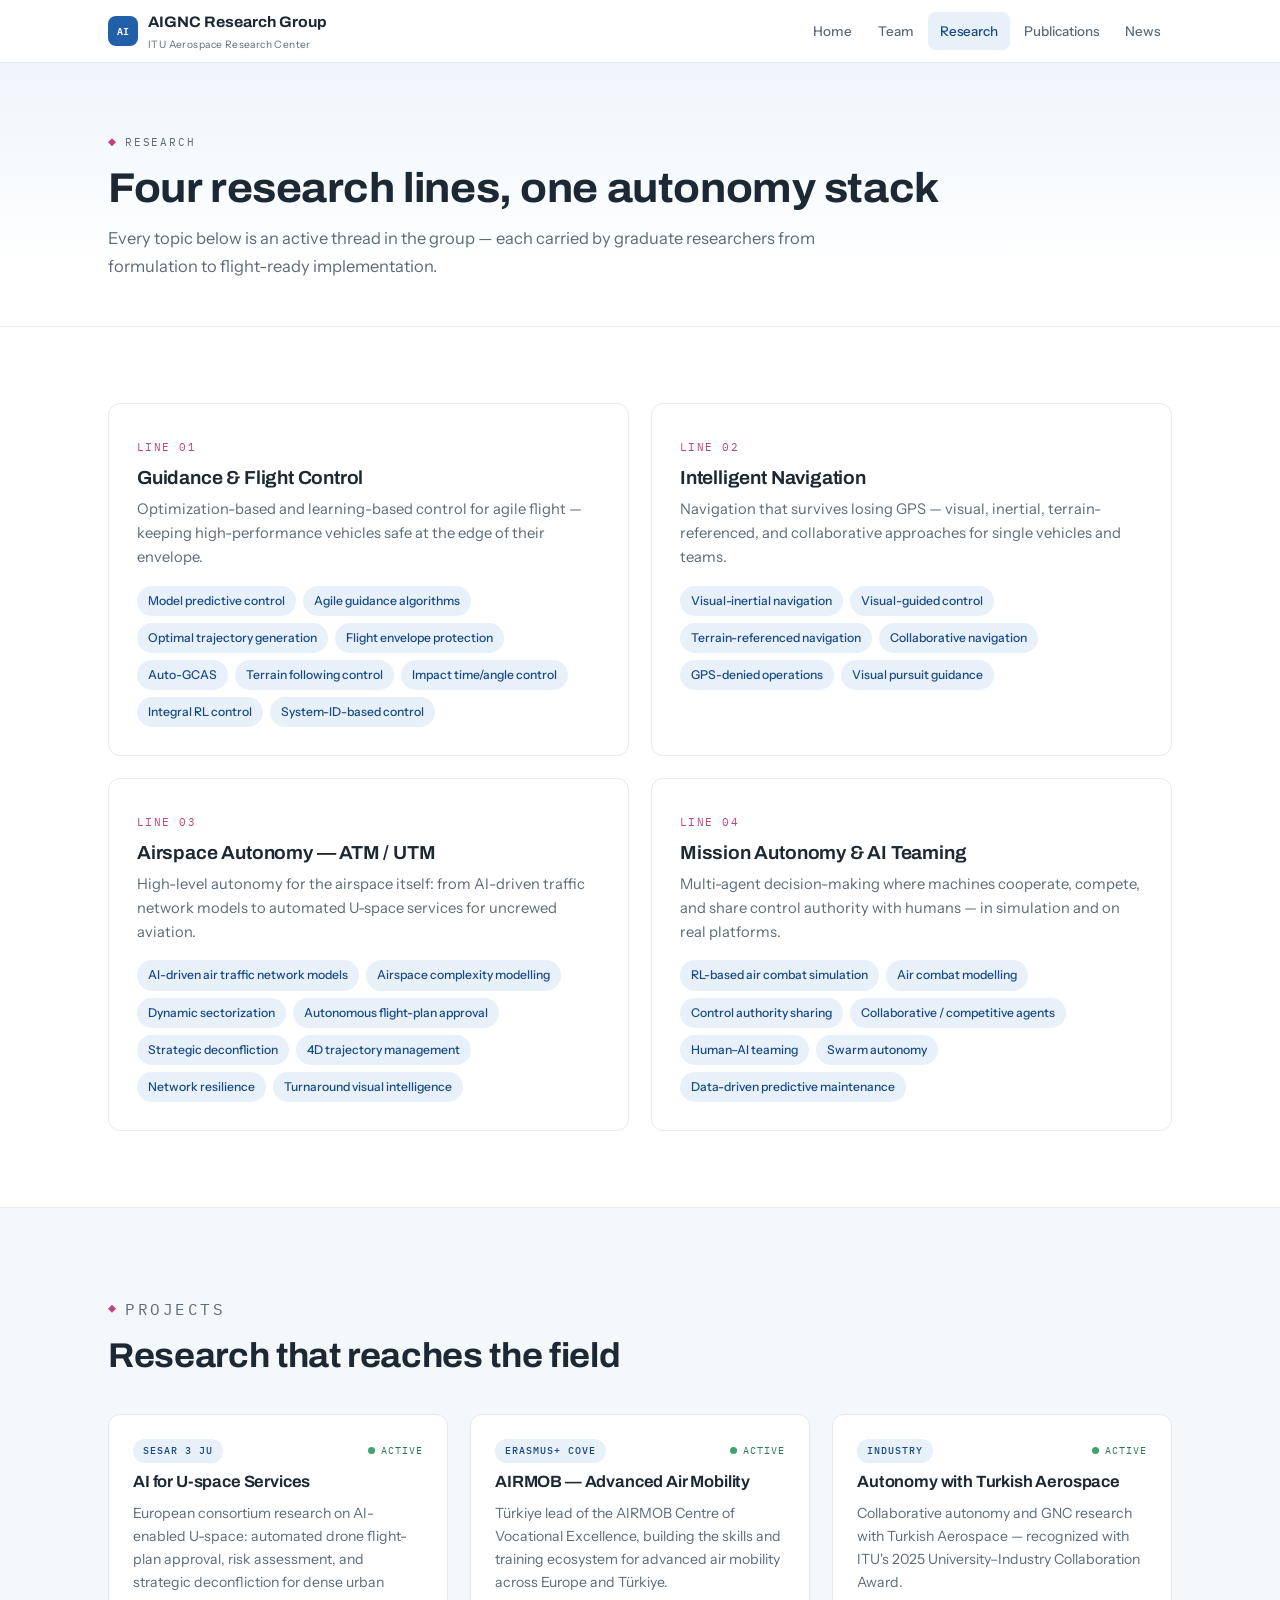
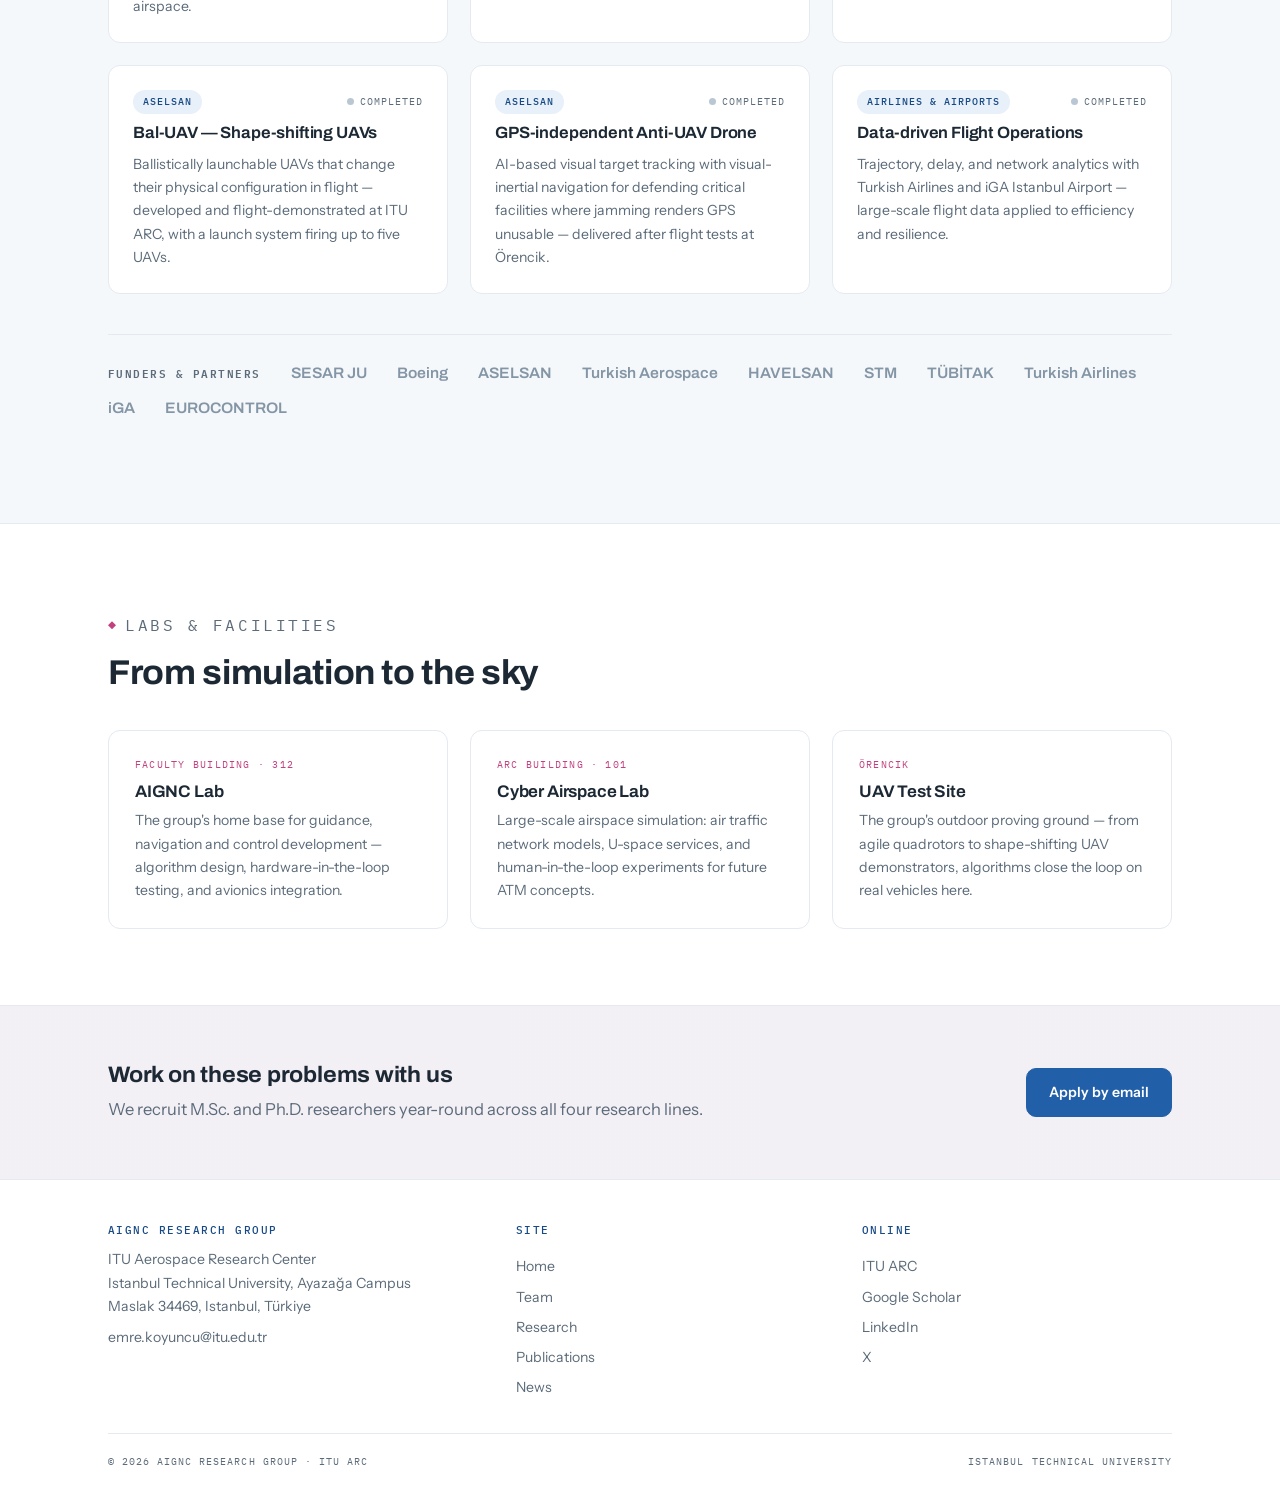
<file: research.html>
<!DOCTYPE html>
<html lang="en">
<head>
<meta charset="UTF-8">
<meta name="viewport" content="width=device-width, initial-scale=1.0">
<title>Research — AIGNC Research Group | ITU Aerospace Research Center</title>
<meta name="description" content="Research lines, projects, and laboratories of the AIGNC Research Group: autonomy, GNC, AI in aerospace, and ATM/UTM.">
<link rel="preconnect" href="https://fonts.googleapis.com">
<link rel="preconnect" href="https://fonts.gstatic.com" crossorigin>
<link href="https://fonts.googleapis.com/css2?family=Archivo:wdth,wght@88..112,400..750&family=Instrument+Sans:ital,wght@0,400..700;1,400&family=IBM+Plex+Mono:wght@400;500&display=swap" rel="stylesheet">
<link rel="stylesheet" href="styles.css">
</head>
<body>

<nav class="nav" aria-label="Primary">
  <div class="nav-in">
    <a class="brand" href="index.html">
      <span class="mark">AI</span>
      <span><b>AIGNC Research Group</b><small>ITU Aerospace Research Center</small></span>
    </a>
    <div class="nav-links">
      <a href="index.html">Home</a>
      <a href="team.html">Team</a>
      <a href="research.html" class="on">Research</a>
      <a href="publications.html">Publications</a>
      <a href="index.html#news">News</a>
    </div>
  </div>
</nav>

<header class="pagehead">
  <div class="wrap">
    <p class="eyebrow">Research</p>
    <h1>Four research lines, one autonomy stack</h1>
    <p>Every topic below is an active thread in the group — each carried by graduate researchers
    from formulation to flight-ready implementation.</p>
  </div>
</header>

<section>
  <div class="wrap">
    <div class="themes">
      <article class="theme reveal">
        <span class="num">Line 01</span>
        <h3>Guidance &amp; Flight Control</h3>
        <p>Optimization-based and learning-based control for agile flight — keeping high-performance
        vehicles safe at the edge of their envelope.</p>
        <div class="chips">
          <span>Model predictive control</span><span>Agile guidance algorithms</span>
          <span>Optimal trajectory generation</span><span>Flight envelope protection</span>
          <span>Auto-GCAS</span><span>Terrain following control</span>
          <span>Impact time/angle control</span><span>Integral RL control</span>
          <span>System-ID-based control</span>
        </div>
      </article>
      <article class="theme reveal">
        <span class="num">Line 02</span>
        <h3>Intelligent Navigation</h3>
        <p>Navigation that survives losing GPS — visual, inertial, terrain-referenced, and
        collaborative approaches for single vehicles and teams.</p>
        <div class="chips">
          <span>Visual-inertial navigation</span><span>Visual-guided control</span>
          <span>Terrain-referenced navigation</span><span>Collaborative navigation</span>
          <span>GPS-denied operations</span><span>Visual pursuit guidance</span>
        </div>
      </article>
      <article class="theme reveal">
        <span class="num">Line 03</span>
        <h3>Airspace Autonomy — ATM / UTM</h3>
        <p>High-level autonomy for the airspace itself: from AI-driven traffic network models to
        automated U-space services for uncrewed aviation.</p>
        <div class="chips">
          <span>AI-driven air traffic network models</span><span>Airspace complexity modelling</span>
          <span>Dynamic sectorization</span><span>Autonomous flight-plan approval</span>
          <span>Strategic deconfliction</span><span>4D trajectory management</span>
          <span>Network resilience</span><span>Turnaround visual intelligence</span>
        </div>
      </article>
      <article class="theme reveal">
        <span class="num">Line 04</span>
        <h3>Mission Autonomy &amp; AI Teaming</h3>
        <p>Multi-agent decision-making where machines cooperate, compete, and share control
        authority with humans — in simulation and on real platforms.</p>
        <div class="chips">
          <span>RL-based air combat simulation</span><span>Air combat modelling</span>
          <span>Control authority sharing</span><span>Collaborative / competitive agents</span>
          <span>Human–AI teaming</span><span>Swarm autonomy</span>
          <span>Data-driven predictive maintenance</span>
        </div>
      </article>
    </div>
  </div>
</section>

<section class="alt">
  <div class="wrap">
    <div class="sec-head reveal">
      <p class="eyebrow">Projects</p>
      <h2>Research that reaches the field</h2>
    </div>
    <div class="projects-grid">
      <article class="proj reveal">
        <div class="top"><span class="funder">SESAR 3 JU</span><span class="status active">Active</span></div>
        <h3>AI for U-space Services</h3>
        <p>European consortium research on AI-enabled U-space: automated drone flight-plan approval,
        risk assessment, and strategic deconfliction for dense urban airspace.</p>
      </article>
      <article class="proj reveal">
        <div class="top"><span class="funder">Erasmus+ CoVE</span><span class="status active">Active</span></div>
        <h3>AIRMOB — Advanced Air Mobility</h3>
        <p>Türkiye lead of the AIRMOB Centre of Vocational Excellence, building the skills and
        training ecosystem for advanced air mobility across Europe and Türkiye.</p>
      </article>
      <article class="proj reveal">
        <div class="top"><span class="funder">Industry</span><span class="status active">Active</span></div>
        <h3>Autonomy with Turkish Aerospace</h3>
        <p>Collaborative autonomy and GNC research with Turkish Aerospace — recognized with ITU's
        2025 University–Industry Collaboration Award.</p>
      </article>
      <article class="proj reveal">
        <div class="top"><span class="funder">ASELSAN</span><span class="status">Completed</span></div>
        <h3>Bal-UAV — Shape-shifting UAVs</h3>
        <p>Ballistically launchable UAVs that change their physical configuration in flight —
        developed and flight-demonstrated at ITU ARC, with a launch system firing up to five UAVs.</p>
      </article>
      <article class="proj reveal">
        <div class="top"><span class="funder">ASELSAN</span><span class="status">Completed</span></div>
        <h3>GPS-independent Anti-UAV Drone</h3>
        <p>AI-based visual target tracking with visual-inertial navigation for defending critical
        facilities where jamming renders GPS unusable — delivered after flight tests at Örencik.</p>
      </article>
      <article class="proj reveal">
        <div class="top"><span class="funder">Airlines &amp; Airports</span><span class="status">Completed</span></div>
        <h3>Data-driven Flight Operations</h3>
        <p>Trajectory, delay, and network analytics with Turkish Airlines and iGA Istanbul Airport —
        large-scale flight data applied to efficiency and resilience.</p>
      </article>
    </div>
    <div class="affil reveal" style="margin-top:40px;border-bottom:none">
      <span class="lbl">Funders &amp; partners</span>
      <span>SESAR JU</span><span>Boeing</span><span>ASELSAN</span><span>Turkish Aerospace</span>
      <span>HAVELSAN</span><span>STM</span><span>TÜBİTAK</span><span>Turkish Airlines</span><span>iGA</span><span>EUROCONTROL</span>
    </div>
  </div>
</section>

<section>
  <div class="wrap">
    <div class="sec-head reveal">
      <p class="eyebrow">Labs &amp; Facilities</p>
      <h2>From simulation to the sky</h2>
    </div>
    <div class="fac-grid">
      <article class="fac reveal">
        <p class="loc">Faculty Building · 312</p>
        <h3>AIGNC Lab</h3>
        <p>The group's home base for guidance, navigation and control development — algorithm
        design, hardware-in-the-loop testing, and avionics integration.</p>
      </article>
      <article class="fac reveal">
        <p class="loc">ARC Building · 101</p>
        <h3>Cyber Airspace Lab</h3>
        <p>Large-scale airspace simulation: air traffic network models, U-space services, and
        human-in-the-loop experiments for future ATM concepts.</p>
      </article>
      <article class="fac reveal">
        <p class="loc">Örencik</p>
        <h3>UAV Test Site</h3>
        <p>The group's outdoor proving ground — from agile quadrotors to shape-shifting UAV
        demonstrators, algorithms close the loop on real vehicles here.</p>
      </article>
    </div>
  </div>
</section>

<div class="joinbar">
  <div class="wrap in">
    <div>
      <h2 style="font-size:1.4rem">Work on these problems with us</h2>
      <p>We recruit M.Sc. and Ph.D. researchers year-round across all four research lines.</p>
    </div>
    <a class="btn primary" href="mailto:emre.koyuncu@itu.edu.tr?subject=AIGNC%20—%20Graduate%20application">Apply by email</a>
  </div>
</div>

<footer>
  <div class="wrap">
    <div class="foot-grid">
      <div>
        <h3>AIGNC Research Group</h3>
        <p>ITU Aerospace Research Center<br>Istanbul Technical University, Ayazağa Campus<br>Maslak 34469, Istanbul, Türkiye</p>
        <p style="margin-top:8px"><a href="mailto:emre.koyuncu@itu.edu.tr">emre.koyuncu@itu.edu.tr</a></p>
      </div>
      <div class="fl">
        <h3>Site</h3>
        <a href="index.html">Home</a><a href="team.html">Team</a>
        <a href="research.html">Research</a><a href="publications.html">Publications</a>
        <a href="index.html#news">News</a>
      </div>
      <div class="fl">
        <h3>Online</h3>
        <a href="https://arc.itu.edu.tr" target="_blank" rel="noopener">ITU ARC</a>
        <a href="https://scholar.google.com/citations?user=b13mKdoAAAAJ" target="_blank" rel="noopener">Google Scholar</a>
        <a href="https://www.linkedin.com/in/koyuncue/" target="_blank" rel="noopener">LinkedIn</a>
        <a href="https://x.com/koyuncuemr" target="_blank" rel="noopener">X</a>
      </div>
    </div>
    <div class="foot-base">
      <span>© <span id="y">2026</span> AIGNC Research Group · ITU ARC</span>
      <span>Istanbul Technical University</span>
    </div>
  </div>
</footer>

<script>
document.getElementById('y').textContent=new Date().getFullYear();
const io=new IntersectionObserver(es=>{es.forEach(e=>{if(e.isIntersecting){e.target.classList.add('in');io.unobserve(e.target);}})},{threshold:.1});
document.querySelectorAll('.reveal').forEach(el=>io.observe(el));
</script>
</body>
</html>
</file>
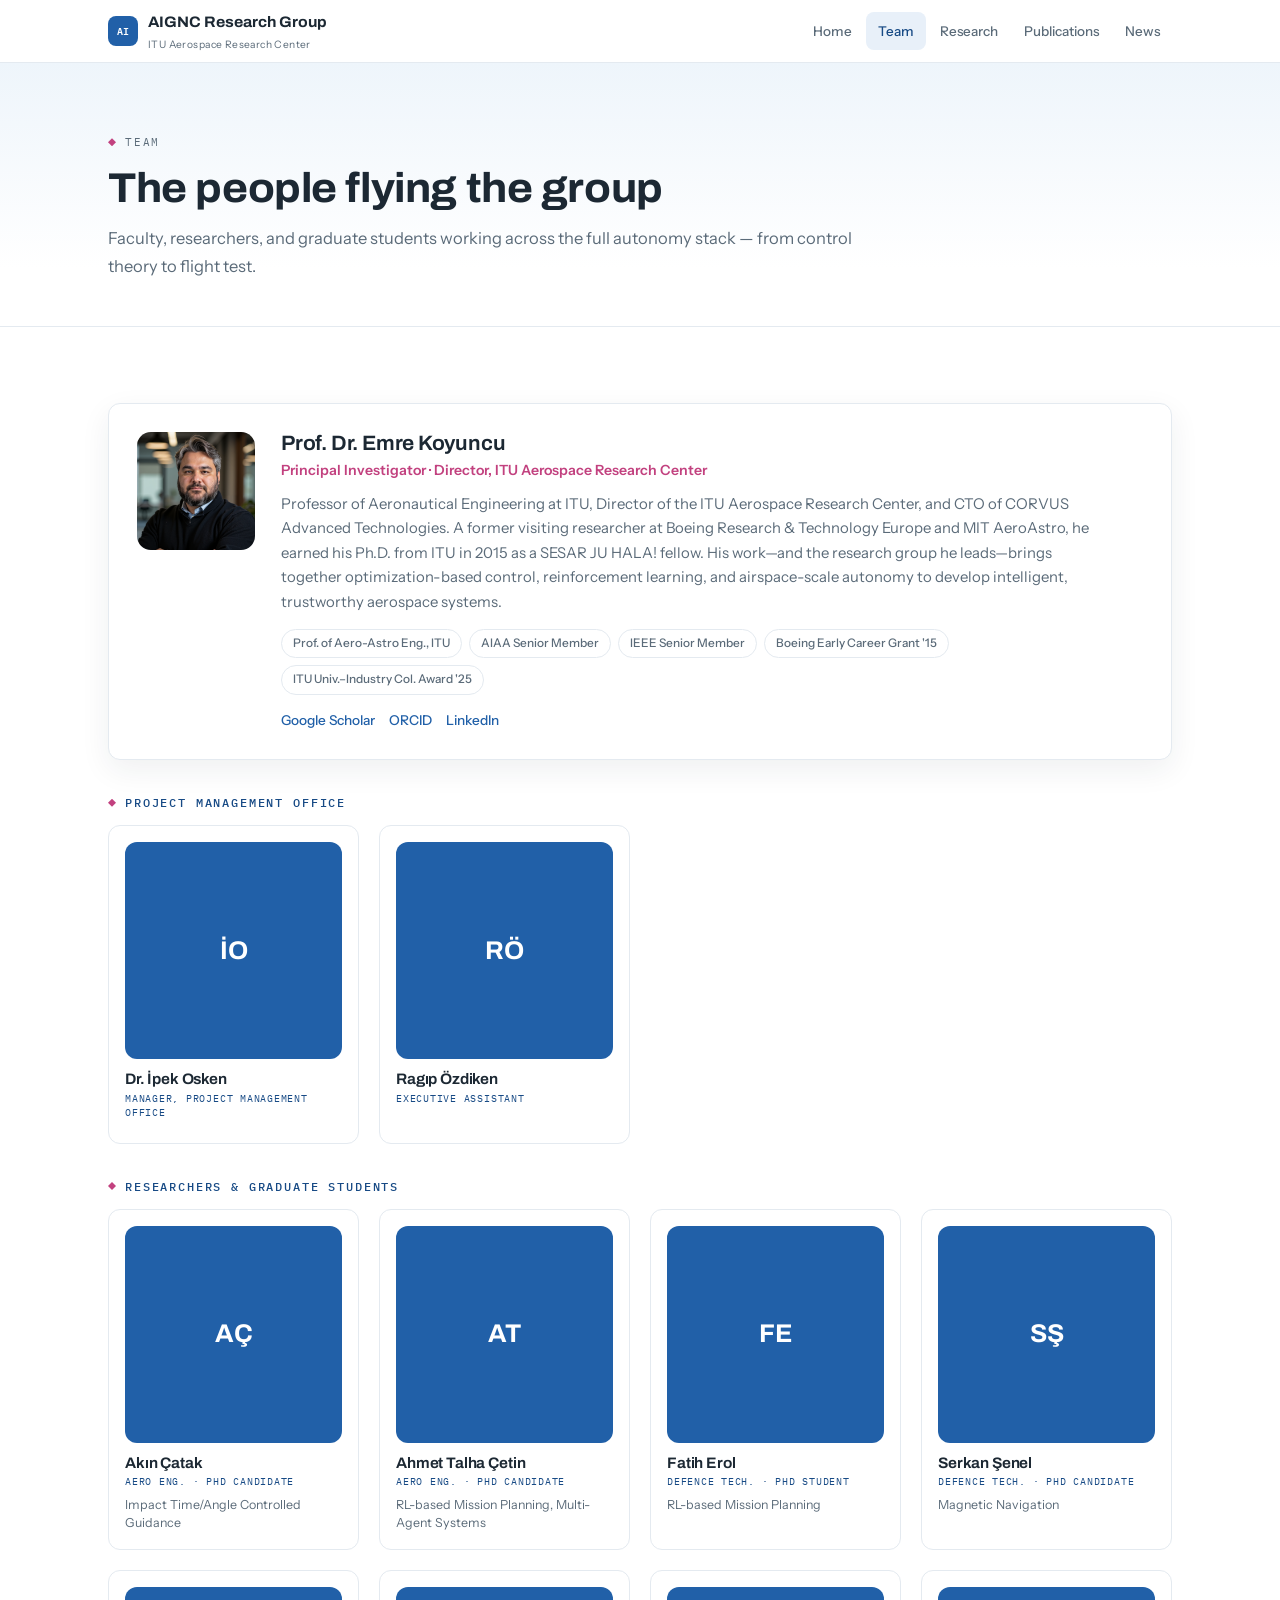
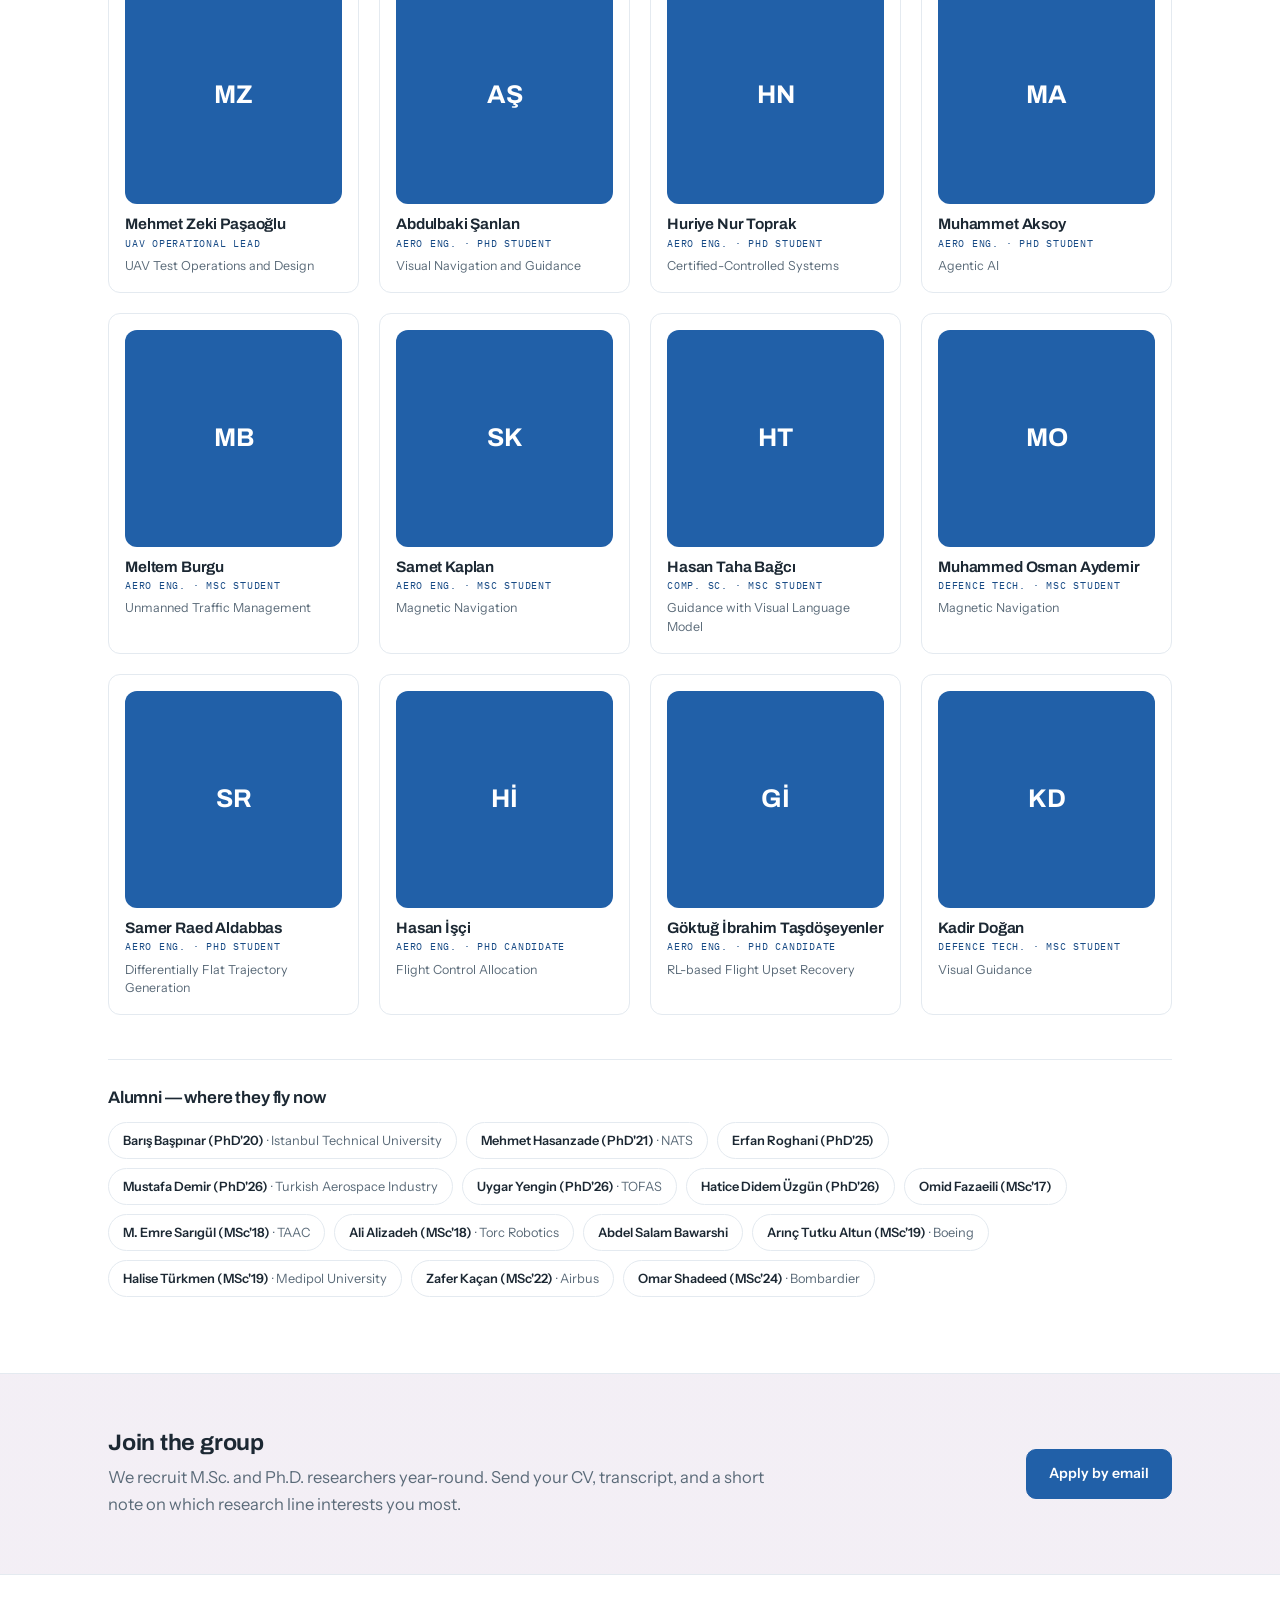
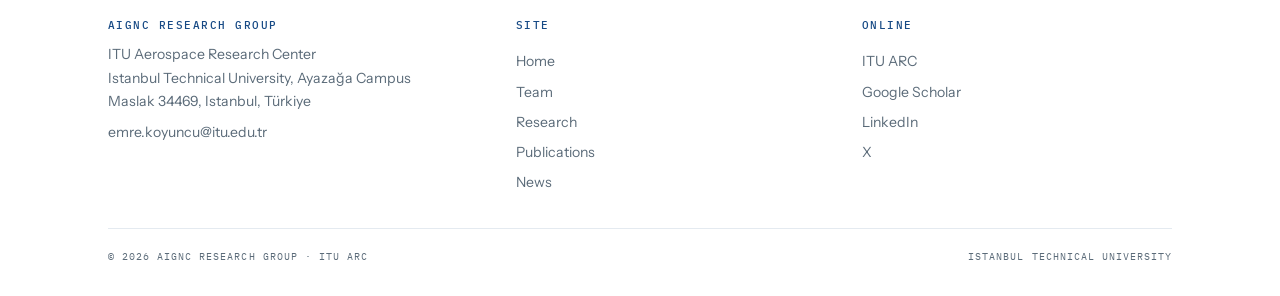
<file: team.html>
<!DOCTYPE html>
<html lang="en">
<head>
<meta charset="UTF-8">
<meta name="viewport" content="width=device-width, initial-scale=1.0">
<title>Team — AIGNC Research Group | ITU Aerospace Research Center</title>
<meta name="description" content="The people of the AI-based Guidance, Navigation and Control Research Group at ITU Aerospace Research Center.">
<link rel="preconnect" href="https://fonts.googleapis.com">
<link rel="preconnect" href="https://fonts.gstatic.com" crossorigin>
<link href="https://fonts.googleapis.com/css2?family=Archivo:wdth,wght@88..112,400..750&family=Instrument+Sans:ital,wght@0,400..700;1,400&family=IBM+Plex+Mono:wght@400;500&display=swap" rel="stylesheet">
<link rel="stylesheet" href="styles.css">
</head>
<body>

<nav class="nav" aria-label="Primary">
  <div class="nav-in">
    <a class="brand" href="index.html">
      <span class="mark">AI</span>
      <span><b>AIGNC Research Group</b><small>ITU Aerospace Research Center</small></span>
    </a>
    <div class="nav-links">
      <a href="index.html">Home</a>
      <a href="team.html" class="on">Team</a>
      <a href="research.html">Research</a>
      <a href="publications.html">Publications</a>
      <a href="index.html#news">News</a>
    </div>
  </div>
</nav>

<header class="pagehead">
  <div class="wrap">
    <p class="eyebrow">Team</p>
    <h1>The people flying the group</h1>
    <p>Faculty, researchers, and graduate students working across the full autonomy stack —
    from control theory to flight test.</p>
  </div>
</header>

<section>
  <div class="wrap">
    <!-- leader -->
    <article class="leader reveal">
      <div class="pf" data-photo="photos/emre-koyuncu.jpg" data-initials="EK"></div>
      <div>
        <h3>Prof. Dr. Emre Koyuncu</h3>
        <p class="role">Principal Investigator · Director, ITU Aerospace Research Center</p>
        <p>
          Professor of Aeronautical Engineering at ITU, Director of the ITU Aerospace Research Center, and CTO of CORVUS Advanced Technologies. A former visiting researcher at Boeing Research & Technology Europe and MIT AeroAstro, he earned his Ph.D. from ITU in 2015 as a SESAR JU HALA! fellow. His work—and the research group he leads—brings together optimization-based control, reinforcement learning, and airspace-scale autonomy to develop intelligent, trustworthy aerospace systems.
        </p>
        <div class="creds">
          <span>Prof. of Aero-Astro Eng., ITU </span>
          <span>AIAA Senior Member</span>
          <span>IEEE Senior Member</span>
          <span>Boeing Early Career Grant '15</span>
          <span>ITU Univ.–Industry Col. Award '25</span>
        </div>
        <div class="links">
          <a href="https://scholar.google.com/citations?user=b13mKdoAAAAJ" target="_blank" rel="noopener">Google Scholar</a>
          <a href="https://orcid.org/0000-0002-0726-4979" target="_blank" rel="noopener">ORCID</a>
          <a href="https://www.linkedin.com/in/koyuncue/" target="_blank" rel="noopener">LinkedIn</a>
        </div>
      </div>
    </article>

    <h3 class="team-sub reveal" id="pmoHead">Project Management Office</h3>
    <div class="people-grid" id="pmoGrid"></div>

    <h3 class="team-sub reveal">Researchers &amp; Graduate Students</h3>
    <div class="people-grid" id="teamGrid"></div>

    <div class="alumni reveal">
      <h3>Alumni — where they fly now</h3>
      <div class="alumni-row" id="alumniRow">
        <span><b>Barış Başpınar</b> · Istanbul Technical University</span>
        <span><b>Mevlüt Uzun</b> · Cranfield University</span>
        <span><b>Emre Saldıran</b> · Cranfield University</span>
        <span><b>Burak Yüksek</b> · In-Space Missions, UK</span>
        <span><b>Ali Alizadeh</b> · Torc Robotics</span>
        <span><b>Utku Eren</b> · University of Washington</span>
        <span><b>Mert Hasanzade</b></span>
      </div>
    </div>
  </div>
</section>

<div class="joinbar">
  <div class="wrap in">
    <div>
      <h2 style="font-size:1.4rem">Join the group</h2>
      <p>We recruit M.Sc. and Ph.D. researchers year-round. Send your CV, transcript, and a
      short note on which research line interests you most.</p>
    </div>
    <a class="btn primary" href="mailto:emre.koyuncu@itu.edu.tr?subject=AIGNC%20—%20Graduate%20application">Apply by email</a>
  </div>
</div>

<footer>
  <div class="wrap">
    <div class="foot-grid">
      <div>
        <h3>AIGNC Research Group</h3>
        <p>ITU Aerospace Research Center<br>Istanbul Technical University, Ayazağa Campus<br>Maslak 34469, Istanbul, Türkiye</p>
        <p style="margin-top:8px"><a href="mailto:emre.koyuncu@itu.edu.tr">emre.koyuncu@itu.edu.tr</a></p>
      </div>
      <div class="fl">
        <h3>Site</h3>
        <a href="index.html">Home</a><a href="team.html">Team</a>
        <a href="research.html">Research</a><a href="publications.html">Publications</a>
        <a href="index.html#news">News</a>
      </div>
      <div class="fl">
        <h3>Online</h3>
        <a href="https://arc.itu.edu.tr" target="_blank" rel="noopener">ITU ARC</a>
        <a href="https://scholar.google.com/citations?user=b13mKdoAAAAJ" target="_blank" rel="noopener">Google Scholar</a>
        <a href="https://www.linkedin.com/in/koyuncue/" target="_blank" rel="noopener">LinkedIn</a>
        <a href="https://x.com/koyuncuemr" target="_blank" rel="noopener">X</a>
      </div>
    </div>
    <div class="foot-base">
      <span>© <span id="y">2026</span> AIGNC Research Group · ITU ARC</span>
      <span>Istanbul Technical University</span>
    </div>
  </div>
</footer>

<script>
async function jload(p){try{const r=await fetch(p,{cache:'no-cache'});if(!r.ok)throw 0;return await r.json();}catch(e){return null;}}
function initialsOf(n){return String(n).replace(/^Dr\.?\s+/i,'').split(' ').filter(w=>w&&w[0]===w[0].toUpperCase()).map(w=>w[0]).slice(0,2).join('')||'?';}
function photoFrame(el,src,ini,alt){
  el.textContent=ini;
  if(src){const img=new Image();
    img.onload=()=>{el.textContent='';el.appendChild(img);};
    img.onerror=()=>{el.textContent=ini;};
    img.src=String(src).replace(/^\//,''); img.alt=alt||'';}
}
function personCard(name, sub, body, photo){
  const el=document.createElement('article'); el.className='person reveal';
  el.innerHTML='<div class="pf sm"></div><h4></h4><p class="deg"></p><p class="pbody"></p>';
  el.querySelector('h4').textContent=name||'';
  if(sub){el.querySelector('.deg').textContent=sub;}else{el.querySelector('.deg').remove();}
  if(body){el.querySelector('.pbody').textContent=body;}else{el.querySelector('.pbody').remove();}
  photoFrame(el.querySelector('.pf'), photo, initialsOf(name||''), name||'');
  return el;
}

(async()=>{
  const d=await jload('data-team.json');
  if(d&&d.leader_photo){document.querySelectorAll('.pf[data-photo]').forEach(el=>el.dataset.photo=String(d.leader_photo));}

  const PMO=(d&&Array.isArray(d.pmo))?d.pmo:[];
  const pg=document.getElementById('pmoGrid'), ph=document.getElementById('pmoHead');
  if(PMO.length){PMO.forEach(m=>pg.appendChild(personCard(m.name, m.role||'Project Management Office', '', m.photo)));}
  else{pg.style.display='none'; if(ph) ph.style.display='none';}

  const TEAM=(d&&Array.isArray(d.items))?d.items:[];
  const grid=document.getElementById('teamGrid');
  TEAM.forEach(m=>grid.appendChild(personCard(m.name, m.degree, m.topics, m.photo)));

  const ALUMNI=(d&&Array.isArray(d.alumni))?d.alumni:null;
  if(ALUMNI){
    const row=document.getElementById('alumniRow'); row.innerHTML='';
    ALUMNI.forEach(a=>{
      const s=document.createElement('span');
      const b=document.createElement('b'); b.textContent=a.name||''; s.appendChild(b);
      if(a.place){s.appendChild(document.createTextNode(' · '+a.place));}
      row.appendChild(s);
    });
  }

  document.querySelectorAll('.pf[data-photo]').forEach(el=>{
    photoFrame(el, el.dataset.photo, el.dataset.initials, 'Prof. Dr. Emre Koyuncu');
  });

  document.getElementById('y').textContent=new Date().getFullYear();
  const io=new IntersectionObserver(es=>{es.forEach(e=>{if(e.isIntersecting){e.target.classList.add('in');io.unobserve(e.target);}})},{threshold:.1});
  document.querySelectorAll('.reveal').forEach(el=>io.observe(el));
})();
</script>
</body>
</html>
</file>
<file: styles.css>
/* AIGNC Research Group — shared styles */
:root{
  --bg:#FFFFFF; --bg-soft:#F5F8FB; --bg-sky:linear-gradient(180deg,#EEF5FB 0%,#FFFFFF 78%);
  --ink:#1C2833; --ink-dim:#5B6B79; --line:#E4EAF0;
  --blue:#2160A8; --blue-deep:#174A85; --blue-tint:#E8F0F9;
  --magenta:#C2417F;
  --radius:12px; --maxw:1120px;
  --font-display:"Archivo",system-ui,sans-serif;
  --font-body:"Instrument Sans",system-ui,sans-serif;
  --font-mono:"IBM Plex Mono",Consolas,monospace;
  --shadow:0 10px 30px rgba(28,40,51,.07);
}
*{margin:0;padding:0;box-sizing:border-box}
html{scroll-behavior:smooth;scroll-padding-top:80px}
body{font-family:var(--font-body);font-size:16.5px;line-height:1.65;color:var(--ink);background:var(--bg);-webkit-font-smoothing:antialiased}
::selection{background:var(--blue);color:#fff}
.wrap{max-width:var(--maxw);margin:0 auto;padding:0 28px}
h1,h2,h3,h4{font-family:var(--font-display);line-height:1.15;letter-spacing:-.01em;color:var(--ink)}
h2{font-size:clamp(1.6rem,3vw,2.15rem);font-weight:700;font-variation-settings:"wdth" 104}
h3{font-size:1.05rem;font-weight:650;font-variation-settings:"wdth" 102}
a{color:var(--blue);text-decoration:none}
a:hover{text-decoration:underline;text-underline-offset:3px}
a:focus-visible,button:focus-visible{outline:2px solid var(--blue);outline-offset:3px;border-radius:4px}
section{padding:76px 0}
.alt{background:var(--bg-soft);border-top:1px solid var(--line);border-bottom:1px solid var(--line)}
.eyebrow{display:inline-flex;align-items:center;gap:9px;font-family:var(--font-mono);font-size:.7rem;letter-spacing:.16em;text-transform:uppercase;color:var(--blue);margin-bottom:14px}
.eyebrow::before{content:"";width:8px;height:8px;flex:none;background:var(--magenta);clip-path:polygon(50% 0,100% 50%,50% 100%,0 50%)}
.sec-head{max-width:760px;margin-bottom:38px}
.sec-head p{margin-top:12px;color:var(--ink-dim);font-size:1rem}
.reveal{opacity:0;transform:translateY(16px);transition:opacity .65s ease,transform .65s ease}
.reveal.in{opacity:1;transform:none}
@media (prefers-reduced-motion:reduce){
  .reveal{opacity:1;transform:none;transition:none}
  html{scroll-behavior:auto}
  #fpath{stroke-dashoffset:0 !important;animation:none !important}
}

/* nav */
.nav{position:sticky;top:0;z-index:60;background:rgba(255,255,255,.9);backdrop-filter:blur(10px);border-bottom:1px solid var(--line)}
.nav-in{max-width:var(--maxw);margin:0 auto;padding:0 28px;display:flex;align-items:center;gap:20px;height:62px}
.brand{display:flex;align-items:center;gap:10px}
.brand:hover{text-decoration:none}
.brand .mark{width:30px;height:30px;border-radius:8px;background:var(--blue);display:grid;place-items:center;color:#fff;font-family:var(--font-mono);font-size:.6rem;font-weight:600}
.brand b{font-family:var(--font-display);font-weight:700;font-size:.95rem;color:var(--ink);font-variation-settings:"wdth" 104}
.brand small{display:block;font-size:.64rem;color:var(--ink-dim);letter-spacing:.04em;margin-top:1px}
.nav-links{display:flex;gap:2px;margin-left:auto;overflow-x:auto;scrollbar-width:none}
.nav-links::-webkit-scrollbar{display:none}
.nav-links a{font-size:.84rem;font-weight:500;color:var(--ink-dim);padding:8px 12px;border-radius:8px;white-space:nowrap}
.nav-links a:hover{color:var(--blue-deep);background:var(--blue-tint);text-decoration:none}
.nav-links a.on{color:var(--blue-deep);background:var(--blue-tint)}

/* buttons */
.btn{display:inline-block;font-weight:600;font-size:.88rem;padding:12px 22px;border-radius:10px;border:1px solid var(--line);color:var(--ink);background:#fff;transition:all .2s ease}
.btn:hover{text-decoration:none;transform:translateY(-1px);border-color:var(--blue);color:var(--blue-deep);box-shadow:var(--shadow)}
.btn.primary{background:var(--blue);border-color:var(--blue);color:#fff}
.btn.primary:hover{background:var(--blue-deep);border-color:var(--blue-deep);color:#fff}

/* home hero */
.hero{background:var(--bg-sky);position:relative;overflow:hidden}
.hero-in{max-width:var(--maxw);margin:0 auto;padding:66px 28px 0;position:relative;z-index:1}
.hero h1{font-size:clamp(1.9rem,4.4vw,3rem);font-weight:730;font-variation-settings:"wdth" 106;max-width:17em}
.hero h1 em{font-style:normal;color:var(--blue)}
.hero .sub{margin-top:16px;max-width:46em;font-size:1.06rem;color:var(--ink-dim)}
.hero .sub b{color:var(--ink);font-weight:600}
.hero-ctas{display:flex;flex-wrap:wrap;gap:12px;margin-top:26px}
.skyband{position:relative;margin-top:4px;height:180px}
.skyband svg{position:absolute;inset:0;width:100%;height:100%}
#fpath{stroke:var(--magenta);stroke-width:2;fill:none;stroke-dasharray:1600;stroke-dashoffset:1600;animation:draw 3s .3s ease forwards}
@keyframes draw{to{stroke-dashoffset:0}}
.gridline{stroke:#D7E3EE;stroke-width:1;stroke-dasharray:2 7}
.wpd{fill:#fff;stroke:var(--blue);stroke-width:1.4}
.wpt-lab{font-family:var(--font-mono);font-size:8.5px;fill:var(--ink-dim);letter-spacing:1px}

/* page header (inner pages) */
.pagehead{background:var(--bg-sky);padding:58px 0 46px;border-bottom:1px solid var(--line)}
.pagehead h1{font-size:clamp(1.8rem,3.8vw,2.6rem);font-weight:720;font-variation-settings:"wdth" 105}
.pagehead p{margin-top:12px;color:var(--ink-dim);max-width:46em}

/* news */
.news-teaser{display:grid;grid-template-columns:repeat(3,1fr);gap:20px}
.ncard{background:#fff;border:1px solid var(--line);border-radius:var(--radius);padding:22px;display:flex;flex-direction:column;gap:8px;transition:transform .2s ease,box-shadow .2s ease}
.ncard:hover{transform:translateY(-3px);box-shadow:var(--shadow);text-decoration:none}
.ncard .date{font-family:var(--font-mono);font-size:.66rem;letter-spacing:.1em;text-transform:uppercase;color:var(--magenta)}
.ncard h3{font-size:1rem;line-height:1.4;color:var(--ink)}
.ncard p{font-size:.85rem;color:var(--ink-dim)}
.ncard .go{margin-top:auto;font-size:.82rem;font-weight:600;color:var(--blue-deep)}
.newslist{border-top:1px solid var(--line)}
.nrow{display:grid;grid-template-columns:110px 1fr auto;gap:20px;align-items:baseline;padding:18px 4px;border-bottom:1px solid var(--line);color:var(--ink)}
.nrow:hover{text-decoration:none;background:var(--bg-soft)}
.nrow .date{font-family:var(--font-mono);font-size:.72rem;color:var(--magenta)}
.nrow h3{font-size:1rem;font-weight:600}
.nrow p{font-size:.86rem;color:var(--ink-dim);margin-top:3px}
.nrow .arr{color:var(--blue-deep);font-weight:700}

/* affiliations strip */
.affil{display:flex;flex-wrap:wrap;align-items:baseline;gap:10px 30px;padding:26px 0;border-top:1px solid var(--line);border-bottom:1px solid var(--line)}
.affil .lbl{font-family:var(--font-mono);font-size:.66rem;letter-spacing:.14em;text-transform:uppercase;color:var(--ink-dim)}
.affil span{font-family:var(--font-display);font-variation-settings:"wdth" 103;font-weight:600;font-size:.95rem;color:#8496A6}

/* videos */
.video-grid{display:grid;grid-template-columns:repeat(3,1fr);gap:22px}
.vcard .frame{position:relative;aspect-ratio:16/9;border-radius:var(--radius);overflow:hidden;border:1px solid var(--line);background:var(--bg-soft)}
.vcard iframe{position:absolute;inset:0;width:100%;height:100%;border:0}
.vcard .ph{position:absolute;inset:0;display:grid;place-items:center;text-align:center;padding:20px;color:var(--ink-dim);font-size:.82rem}
.vcard .ph b{display:block;font-family:var(--font-mono);font-size:.66rem;letter-spacing:.1em;color:var(--blue-deep);margin-bottom:6px}
.vcard figcaption{margin-top:10px;font-size:.86rem;font-style:italic;color:var(--ink-dim)}

/* bio */
.bio-grid{display:grid;grid-template-columns:1.35fr .85fr;gap:52px;align-items:start}
.bio-grid .lede{font-size:1.12rem;line-height:1.7}
.bio-grid p+p{margin-top:16px;color:var(--ink-dim)}
.host-card{background:#fff;border:1px solid var(--line);border-radius:var(--radius);padding:24px;box-shadow:var(--shadow)}
.host-card h3{font-size:.95rem;margin-bottom:12px}
.host-card .row{display:flex;gap:12px;padding:10px 0;border-top:1px dashed var(--line);font-size:.86rem;align-items:baseline}
.host-card .row:first-of-type{border-top:none;padding-top:0}
.host-card .row b{font-family:var(--font-mono);font-size:.66rem;letter-spacing:.08em;color:var(--blue-deep);min-width:70px;text-transform:uppercase;font-weight:500}


/* dynamic about text (filled from data-general.json) */
.about-dyn p:first-child{font-size:1.14rem;line-height:1.7;margin-top:16px;color:var(--ink)}
.about-dyn p+p{margin-top:16px;color:var(--ink-dim)}

/* biography (index.html) */
.bio-leader{display:grid;grid-template-columns:250px 1fr;gap:44px;align-items:start}
.bio-leader .pf.lg{width:100%;height:auto;aspect-ratio:1/1;border-radius:14px;font-size:3rem}
.bio-leader .quick{display:flex;flex-direction:column;gap:8px;margin-top:14px;font-size:.85rem;font-weight:500}
.bio-text p{font-size:.98rem}
.bio-text p:first-child{font-size:1.08rem;line-height:1.7}
.bio-text p+p{margin-top:14px;color:var(--ink-dim)}

/* research / projects / labs (research.html) */
.themes{display:grid;grid-template-columns:1fr 1fr;gap:22px}
.theme{background:#fff;border:1px solid var(--line);border-radius:var(--radius);padding:28px;transition:transform .22s ease,box-shadow .22s ease,border-color .22s ease}
.theme:hover{transform:translateY(-3px);box-shadow:var(--shadow);border-color:#CBD9E6}
.theme .num{font-family:var(--font-mono);font-size:.66rem;letter-spacing:.14em;color:var(--magenta);text-transform:uppercase}
.theme h3{font-size:1.18rem;margin:8px 0 8px}
.theme>p{font-size:.92rem;color:var(--ink-dim);margin-bottom:16px}
.chips{display:flex;flex-wrap:wrap;gap:7px}
.chips span{font-size:.76rem;font-weight:500;color:var(--blue-deep);background:var(--blue-tint);border-radius:99px;padding:5px 11px}
.projects-grid{display:grid;grid-template-columns:repeat(3,1fr);gap:22px}
.proj{background:#fff;border:1px solid var(--line);border-radius:var(--radius);padding:24px;display:flex;flex-direction:column;gap:10px;transition:transform .22s ease,box-shadow .22s ease}
.proj:hover{transform:translateY(-3px);box-shadow:var(--shadow)}
.proj .top{display:flex;justify-content:space-between;align-items:center;gap:10px}
.proj .funder{font-family:var(--font-mono);font-size:.62rem;font-weight:500;letter-spacing:.1em;text-transform:uppercase;color:var(--blue-deep);background:var(--blue-tint);border-radius:99px;padding:4px 10px}
.proj .status{font-family:var(--font-mono);font-size:.6rem;letter-spacing:.1em;text-transform:uppercase;color:var(--ink-dim);display:inline-flex;align-items:center;gap:6px}
.proj .status::before{content:"";width:7px;height:7px;border-radius:50%;background:#B9C7D4}
.proj .status.active::before{background:#3FA26A}
.proj .status.active{color:#2C7A50}
.proj h3{font-size:1.02rem}
.proj p{font-size:.88rem;color:var(--ink-dim)}
.fac-grid{display:grid;grid-template-columns:repeat(3,1fr);gap:22px}
.fac{background:#fff;border:1px solid var(--line);border-radius:var(--radius);padding:26px}
.fac .loc{font-family:var(--font-mono);font-size:.64rem;letter-spacing:.12em;text-transform:uppercase;color:var(--magenta);margin-bottom:8px}
.fac h3{font-size:1.05rem;margin-bottom:8px}
.fac p{font-size:.88rem;color:var(--ink-dim)}

/* team (team.html) */
.leader{display:grid;grid-template-columns:auto 1fr;gap:26px;align-items:start;background:#fff;border:1px solid var(--line);border-radius:var(--radius);padding:28px;box-shadow:var(--shadow);margin-bottom:36px}
.pf{width:118px;height:118px;border-radius:14px;overflow:hidden;flex:none;background:var(--blue);display:grid;place-items:center;color:#fff;font-family:var(--font-display);font-weight:700;font-size:1.7rem}
.pf img{width:100%;height:100%;object-fit:cover;display:block}
.pf.sm{width:100%;height:auto;aspect-ratio:1/1;border-radius:12px;font-size:1.6rem}
.leader h3{font-size:1.3rem}
.leader .role{color:var(--magenta);font-weight:600;font-size:.88rem;margin:3px 0 10px}
.leader p{font-size:.93rem;color:var(--ink-dim);max-width:56em}
.leader .creds{display:flex;flex-wrap:wrap;gap:7px;margin-top:14px}
.leader .creds span{font-size:.74rem;font-weight:500;color:var(--ink-dim);border:1px solid var(--line);border-radius:99px;padding:4px 11px}
.leader .links{display:flex;flex-wrap:wrap;gap:14px;margin-top:14px;font-size:.85rem;font-weight:500}
.team-sub{display:flex;align-items:center;gap:9px;font-family:var(--font-mono);font-size:.72rem;font-weight:500;letter-spacing:.16em;text-transform:uppercase;color:var(--blue-deep);margin:36px 0 16px}
.team-sub::before{content:"";width:8px;height:8px;flex:none;background:var(--magenta);clip-path:polygon(50% 0,100% 50%,50% 100%,0 50%)}
.people-grid{display:grid;grid-template-columns:repeat(4,1fr);gap:20px}
.person{background:#fff;border:1px solid var(--line);border-radius:var(--radius);padding:16px;transition:transform .2s ease,box-shadow .2s ease}
.person:hover{transform:translateY(-3px);box-shadow:var(--shadow)}
.person h4{font-family:var(--font-display);font-variation-settings:"wdth" 102;font-size:.95rem;font-weight:650;margin-top:12px}
.person .deg{font-family:var(--font-mono);font-size:.6rem;letter-spacing:.08em;text-transform:uppercase;color:var(--blue-deep);margin:3px 0 6px}
.person p{font-size:.78rem;color:var(--ink-dim);line-height:1.5}
.alumni{margin-top:44px;padding-top:28px;border-top:1px solid var(--line)}
.alumni h3{margin-bottom:14px}
.alumni-row{display:flex;flex-wrap:wrap;gap:9px}
.alumni-row span{font-size:.8rem;color:var(--ink-dim);background:#fff;border:1px solid var(--line);border-radius:99px;padding:7px 14px}
.alumni-row b{color:var(--ink);font-weight:600}

/* publications (publications.html) */
.pubyear{font-family:var(--font-mono);font-size:.78rem;letter-spacing:.14em;color:var(--magenta);margin:34px 0 6px}
.pub-list{border-top:1px solid var(--line)}
.pub{display:grid;grid-template-columns:1fr auto;gap:20px;align-items:baseline;padding:16px 4px;border-bottom:1px solid var(--line)}
.pub h3{font-size:1rem;font-weight:600;line-height:1.45;font-variation-settings:"wdth" 100}
.pub .auth{font-size:.83rem;color:var(--ink-dim);margin-top:3px}
.pub .venue{font-family:var(--font-mono);font-size:.68rem;letter-spacing:.04em;color:var(--blue-deep);text-align:right;max-width:230px}

/* join + footer */
.joinbar{background:linear-gradient(0deg,rgba(198,75,140,.05),rgba(198,75,140,.05)),var(--bg-soft);border-top:1px solid var(--line);padding:56px 0}
.joinbar .in{display:flex;flex-wrap:wrap;gap:24px;align-items:center;justify-content:space-between}
.joinbar p{color:var(--ink-dim);max-width:40em;margin-top:8px}
footer{border-top:1px solid var(--line);padding:44px 0 30px;background:#fff}
.foot-grid{display:grid;grid-template-columns:1.2fr 1fr 1fr;gap:36px}
.foot-grid h3{font-family:var(--font-mono);font-size:.66rem;font-weight:500;letter-spacing:.14em;text-transform:uppercase;color:var(--blue-deep);margin-bottom:12px}
.foot-grid p,.foot-grid a{font-size:.88rem;color:var(--ink-dim)}
.foot-grid .fl{display:flex;flex-direction:column;gap:7px}
.foot-base{margin-top:34px;padding-top:20px;border-top:1px solid var(--line);display:flex;justify-content:space-between;gap:16px;flex-wrap:wrap;font-family:var(--font-mono);font-size:.64rem;letter-spacing:.1em;color:var(--ink-dim);text-transform:uppercase}

@media (max-width:960px){
  .themes,.bio-grid{grid-template-columns:1fr;gap:34px}
  .news-teaser,.video-grid,.projects-grid,.fac-grid{grid-template-columns:1fr 1fr}
  .team-sub{display:flex;align-items:center;gap:9px;font-family:var(--font-mono);font-size:.72rem;font-weight:500;letter-spacing:.16em;text-transform:uppercase;color:var(--blue-deep);margin:36px 0 16px}
.team-sub::before{content:"";width:8px;height:8px;flex:none;background:var(--magenta);clip-path:polygon(50% 0,100% 50%,50% 100%,0 50%)}
.people-grid{grid-template-columns:repeat(3,1fr)}
  .foot-grid{grid-template-columns:1fr 1fr}
  .skyband{height:150px}
}
@media (max-width:620px){
  section{padding:58px 0}
  .wrap{padding:0 20px}
  .nav-in{padding:0 20px;gap:12px}
  .brand small{display:none}
  .news-teaser,.video-grid,.projects-grid,.fac-grid{grid-template-columns:1fr}
  .team-sub{display:flex;align-items:center;gap:9px;font-family:var(--font-mono);font-size:.72rem;font-weight:500;letter-spacing:.16em;text-transform:uppercase;color:var(--blue-deep);margin:36px 0 16px}
.team-sub::before{content:"";width:8px;height:8px;flex:none;background:var(--magenta);clip-path:polygon(50% 0,100% 50%,50% 100%,0 50%)}
.people-grid{grid-template-columns:1fr 1fr}
  .leader{grid-template-columns:1fr}
  .nrow{grid-template-columns:84px 1fr}
  .nrow .arr{display:none}
  .pub{grid-template-columns:1fr}
  .pub .venue{text-align:left}
  .foot-grid{grid-template-columns:1fr}
  .skyband{height:120px}
}
</file>
